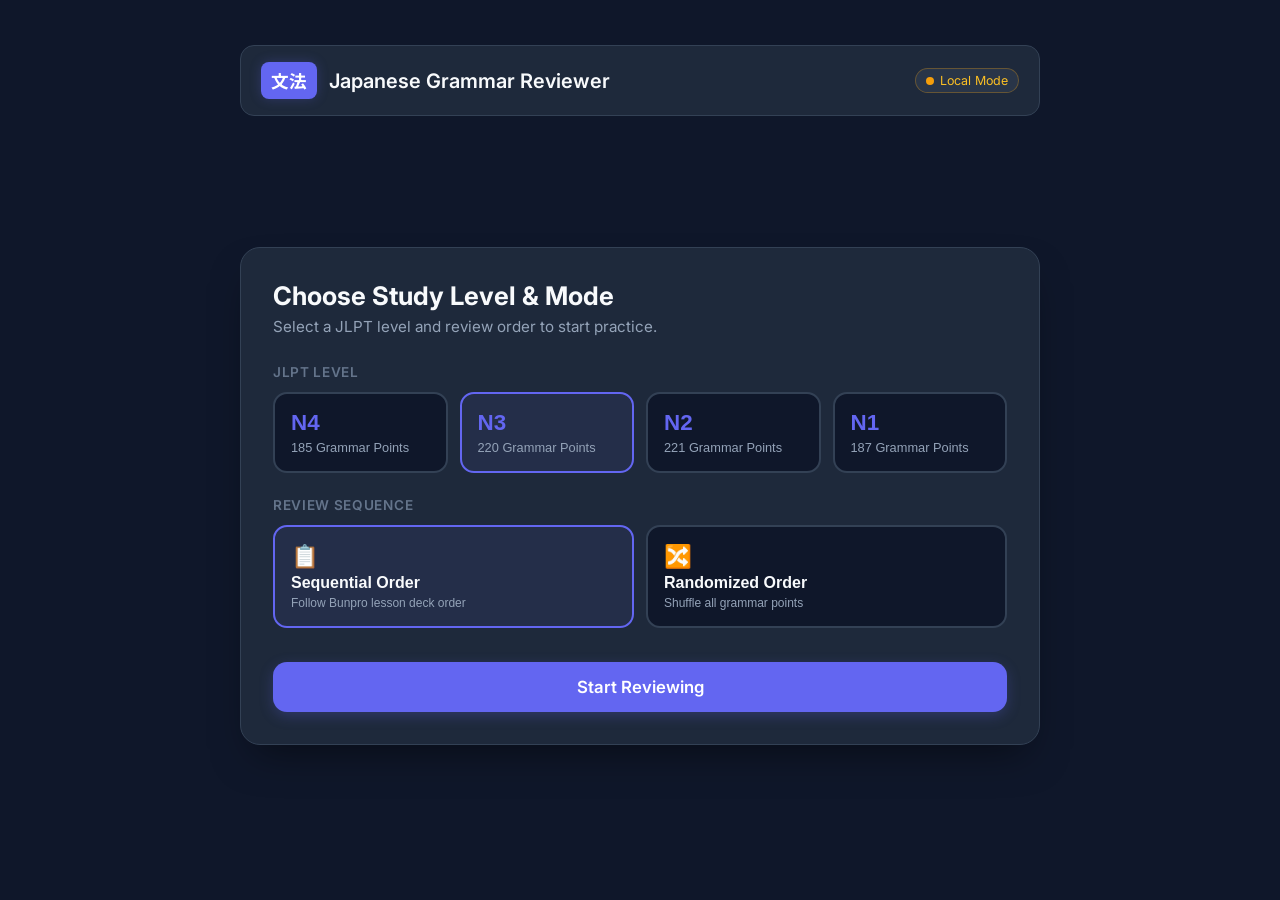
<file: index.html>
<!DOCTYPE html>
<html lang="en">
<head>
  <meta charset="UTF-8">
  <meta name="viewport" content="width=device-width, initial-scale=1.0">
  <meta name="description" content="JLPT Japanese Grammar Reviewer Application (N4, N3, N2, N1)">
  <title>Japanese Grammar Reviewer | JLPT N4-N1</title>
  <link rel="preconnect" href="https://fonts.googleapis.com">
  <link rel="preconnect" href="https://fonts.gstatic.com" crossorigin>
  <link href="https://fonts.googleapis.com/css2?family=Inter:wght@300;400;500;600;700&family=Noto+Sans+JP:wght@400;500;700&display=swap" rel="stylesheet">
  <link rel="stylesheet" href="styles.css">
</head>
<body>
  <div class="app-container">
    
    <!-- Top Header Bar -->
    <header class="app-header">
      <div class="brand">
        <span class="brand-icon">文法</span>
        <h1 class="brand-title">Japanese Grammar Reviewer</h1>
      </div>
      <div class="header-actions">
        <span id="extension-status-badge" class="ext-status-badge" title="Chrome Extension Storage Status">
          <span class="status-dot"></span> <span class="status-text">Extension Syncing</span>
        </span>
        <span id="active-level-badge" class="level-badge hidden">N3</span>
        <button id="btn-reset-progress" class="btn btn-secondary hidden" title="Clear Reviewed Indices for this Level">
          🗑️ Reset Level Progress
        </button>
        <button id="btn-change-level" class="btn btn-secondary hidden" title="Change Level or Mode">
          ⚙️ Change Settings
        </button>
      </div>
    </header>

    <!-- Selection Screen (Modal / Dashboard) -->
    <section id="selection-screen" class="screen-view active">
      <div class="selection-card">
        <h2>Choose Study Level & Mode</h2>
        <p class="subtitle">Select a JLPT level and review order to start practice.</p>

        <div class="form-group">
          <label class="form-label">JLPT Level</label>
          <div class="level-grid" id="level-options">
            <button class="option-btn level-btn" data-level="n4">
              <span class="level-tag">N4</span>
              <span class="level-desc">185 Grammar Points</span>
            </button>
            <button class="option-btn level-btn active" data-level="n3">
              <span class="level-tag">N3</span>
              <span class="level-desc">220 Grammar Points</span>
            </button>
            <button class="option-btn level-btn" data-level="n2">
              <span class="level-tag">N2</span>
              <span class="level-desc">221 Grammar Points</span>
            </button>
            <button class="option-btn level-btn" data-level="n1">
              <span class="level-tag">N1</span>
              <span class="level-desc">187 Grammar Points</span>
            </button>
          </div>
        </div>

        <div class="form-group">
          <label class="form-label">Review Sequence</label>
          <div class="mode-grid" id="mode-options">
            <button class="option-btn mode-btn active" data-mode="sequential">
              <span class="mode-icon">📋</span>
              <span class="mode-title">Sequential Order</span>
              <span class="mode-sub">Follow Bunpro lesson deck order</span>
            </button>
            <button class="option-btn mode-btn" data-mode="random">
              <span class="mode-icon">🔀</span>
              <span class="mode-title">Randomized Order</span>
              <span class="mode-sub">Shuffle all grammar points</span>
            </button>
          </div>
        </div>

        <button id="btn-start-review" class="btn btn-primary btn-large">
          Start Reviewing
        </button>
      </div>
    </section>

    <!-- Review Screen (Card Deck) -->
    <section id="review-screen" class="screen-view">
      
      <!-- Progress Indicator -->
      <div class="progress-bar-container">
        <div class="progress-bar-track">
          <div id="progress-fill" class="progress-bar-fill"></div>
        </div>
        <div class="progress-info">
          <span id="card-counter" class="counter-text">Card 1 / 220</span>
          <span id="lesson-info" class="lesson-text">Lesson 1: Possibilities & Time Frames</span>
        </div>
      </div>

      <!-- Main Flashcard Area -->
      <main class="card-wrapper">
        <article class="grammar-card" id="grammar-card">

          <!-- Step 1: Grammar Point Title -->
          <div class="card-section section-grammar" id="section-grammar">
            <div class="section-label">Grammar Point</div>
            <h2 id="card-grammar-point" class="japanese-title">ばいい</h2>
          </div>

          <!-- Step 2: General Translation -->
          <div class="card-section section-translation step-hidden" id="section-translation">
            <div class="section-label" style="display: flex; justify-content: space-between; align-items: center;">
              <span>Meaning / General Translation</span>
              <span id="related-badge-indicator" class="related-level-badge hidden" style="cursor: pointer; text-transform: none; font-size: 0.75rem;" title="Click to jump to Related Grammar Nuances in Step 4">🔄 Related Notes Available</span>
            </div>
            <p id="card-translation" class="translation-text">Can, Should, It'd be good if</p>
          </div>

          <!-- Step 3: Formation -->
          <div class="card-section section-formation step-hidden" id="section-formation">
            <div class="section-label">Formation / Structure</div>
            <div id="card-formation" class="formation-box">Verb［ば］ + いい</div>
          </div>

          <!-- Step 4: Example Sentences & Explanation -->
          <div class="card-section section-examples step-hidden" id="section-examples">
            <div class="section-label">Example Sentences & Related Nuances</div>
            <p id="card-explanation" class="explanation-text"></p>
            
            <!-- Related & Similar Grammar Points Section -->
            <div id="card-related-container" class="related-grammar-container" style="display: none;">
              <div class="related-section-title">🔄 Related & Similar Grammar Points</div>
              <div id="card-related-list" class="related-list"></div>
            </div>

            <div id="card-examples-list" class="examples-list"></div>
          </div>

        </article>
      </main>

      <!-- Bottom Controls Bar -->
      <footer class="controls-bar">
        <button id="btn-prev" class="btn btn-secondary" title="Previous Card (Backspace / ←)">
          ← Prev Card
        </button>

        <div class="step-indicator" id="step-dots">
          <span class="dot active" title="Step 1: Grammar Point"></span>
          <span class="dot" title="Step 2: Translation"></span>
          <span class="dot" title="Step 3: Formation"></span>
          <span class="dot" title="Step 4: Sentences"></span>
        </div>

        <button id="btn-next" class="btn btn-primary" title="Advance Step / Next Card (Enter ↵)">
          <span>Next</span> <kbd class="kbd-badge">Enter ↵</kbd>
        </button>
      </footer>

      <!-- Keyboard Hint Overlay -->
      <div class="keyboard-hint">
        💡 Tip: Press <kbd>Enter</kbd> or <kbd>Space</kbd> to reveal details / advance card.
      </div>
    </section>

  </div>

  <script src="app.js"></script>
</body>
</html>
</file>
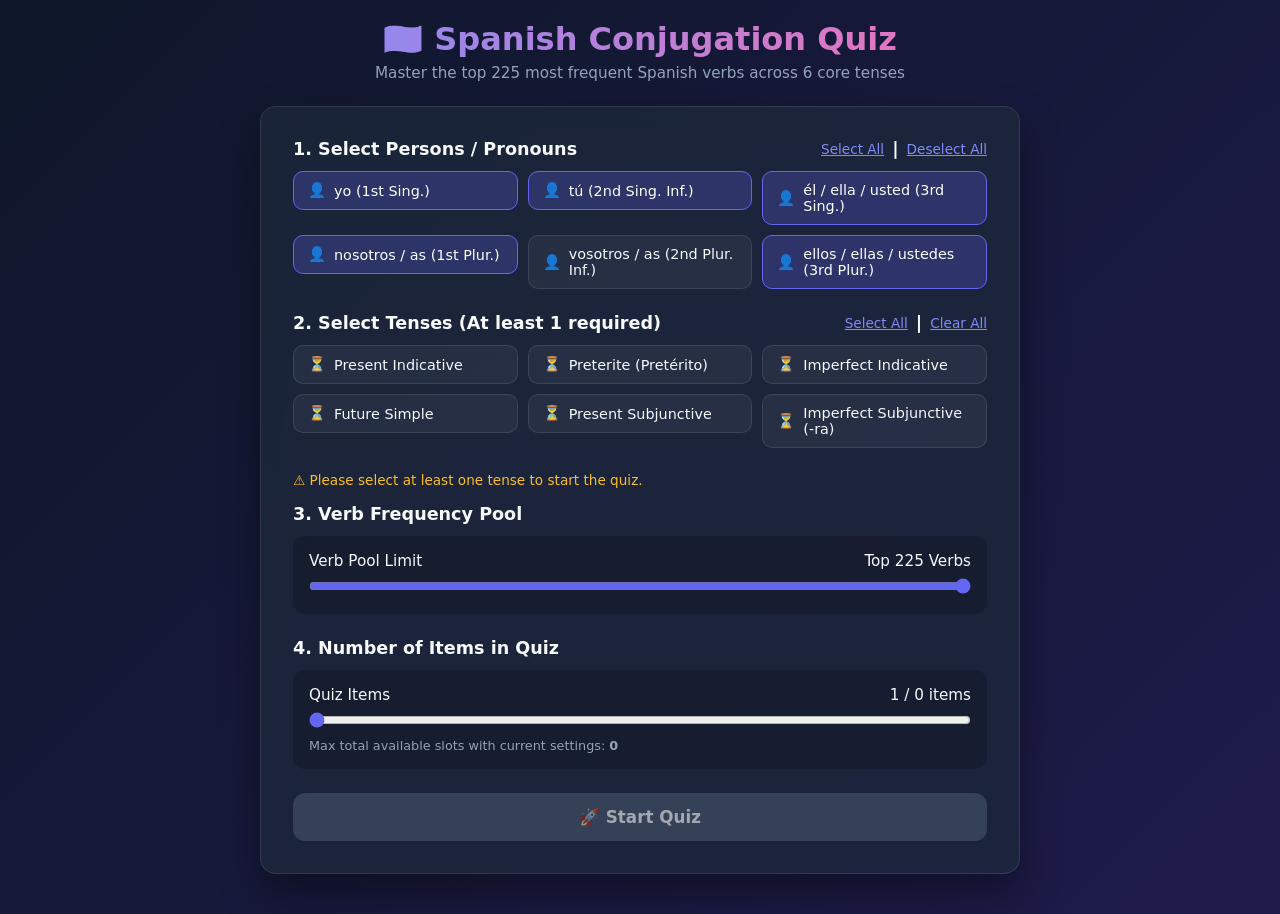
<file: spanish.html>
<!DOCTYPE html>
<html lang="en">
<head>
  <meta charset="UTF-8" />
  <meta name="viewport" content="width=device-width, initial-scale=1.0" />
  <title>🇪🇸 Spanish Verb Conjugation Quiz - Top 225 Verbs</title>
  <style>
    :root {
      --bg-gradient: linear-gradient(135deg, #0f172a 0%, #1e1b4b 100%);
      --card-bg: rgba(30, 41, 59, 0.75);
      --card-border: rgba(255, 255, 255, 0.1);
      --primary: #6366f1;
      --primary-hover: #4f46e5;
      --accent: #ec4899;
      --success: #10b981;
      --danger: #ef4444;
      --warning: #f59e0b;
      --text-main: #f8fafc;
      --text-muted: #94a3b8;
      --radius: 16px;
    }

    * {
      box-sizing: border-box;
      margin: 0;
      padding: 0;
      font-family: system-ui, -apple-system, BlinkMacSystemFont, 'Segoe UI', Roboto, Oxygen, Ubuntu, Cantarell, sans-serif;
    }

    body {
      background: var(--bg-gradient);
      color: var(--text-main);
      min-height: 100vh;
      display: flex;
      flex-direction: column;
      align-items: center;
      justify-content: center;
      padding: 20px;
    }

    .container {
      width: 100%;
      max-width: 760px;
    }

    header {
      text-align: center;
      margin-bottom: 24px;
    }

    header h1 {
      font-size: 2rem;
      font-weight: 800;
      background: linear-gradient(to right, #818cf8, #f472b6);
      -webkit-background-clip: text;
      -webkit-text-fill-color: transparent;
      margin-bottom: 6px;
    }

    header p {
      color: var(--text-muted);
      font-size: 0.95rem;
    }

    .card {
      background: var(--card-bg);
      backdrop-filter: blur(12px);
      border: 1px solid var(--card-border);
      border-radius: var(--radius);
      padding: 32px;
      box-shadow: 0 20px 40px rgba(0, 0, 0, 0.4);
      margin-bottom: 20px;
    }

    .section-title {
      font-size: 1.1rem;
      font-weight: 600;
      margin-bottom: 12px;
      display: flex;
      justify-content: space-between;
      align-items: center;
    }

    .btn-group-toggle {
      display: flex;
      gap: 8px;
    }

    .btn-link {
      background: none;
      border: none;
      color: #818cf8;
      font-size: 0.85rem;
      cursor: pointer;
      text-decoration: underline;
    }
    .btn-link:hover {
      color: #a5b4fc;
    }

    .chip-grid {
      display: grid;
      grid-template-columns: repeat(auto-fill, minmax(180px, 1fr));
      gap: 10px;
      margin-bottom: 24px;
    }

    .chip {
      position: relative;
    }

    .chip input[type="checkbox"] {
      position: absolute;
      opacity: 0;
      cursor: pointer;
    }

    .chip label {
      display: flex;
      align-items: center;
      gap: 8px;
      padding: 10px 14px;
      background: rgba(255, 255, 255, 0.05);
      border: 1px solid rgba(255, 255, 255, 0.1);
      border-radius: 10px;
      cursor: pointer;
      font-size: 0.9rem;
      transition: all 0.2s ease;
      user-select: none;
    }

    .chip input[type="checkbox"]:checked + label {
      background: rgba(99, 102, 241, 0.25);
      border-color: var(--primary);
      color: #fff;
    }

    .chip label:hover {
      background: rgba(255, 255, 255, 0.1);
    }

    .range-box {
      margin-bottom: 24px;
      background: rgba(0, 0, 0, 0.2);
      padding: 16px;
      border-radius: 12px;
    }

    .range-header {
      display: flex;
      justify-content: space-between;
      margin-bottom: 8px;
      font-size: 0.95rem;
    }

    .range-slider {
      width: 100%;
      accent-color: var(--primary);
      cursor: pointer;
    }

    .btn {
      display: inline-flex;
      align-items: center;
      justify-content: center;
      gap: 8px;
      width: 100%;
      padding: 14px 24px;
      background: var(--primary);
      color: white;
      border: none;
      border-radius: 12px;
      font-size: 1.05rem;
      font-weight: 600;
      cursor: pointer;
      transition: all 0.2s ease;
      box-shadow: 0 4px 14px rgba(99, 102, 241, 0.4);
    }

    .btn:hover {
      background: var(--primary-hover);
      transform: translateY(-1px);
    }

    .btn:disabled {
      background: #475569;
      cursor: not-allowed;
      box-shadow: none;
      opacity: 0.6;
    }

    /* Quiz Card UI */
    .quiz-header {
      display: flex;
      justify-content: space-between;
      align-items: center;
      margin-bottom: 20px;
    }

    .progress-bar-bg {
      width: 100%;
      height: 8px;
      background: rgba(255, 255, 255, 0.1);
      border-radius: 4px;
      overflow: hidden;
      margin-bottom: 24px;
    }

    .progress-bar-fill {
      height: 100%;
      background: linear-gradient(to right, var(--primary), var(--accent));
      width: 0%;
      transition: width 0.3s ease;
    }

    .verb-target {
      text-align: center;
      margin-bottom: 24px;
    }

    .verb-prompt-line {
      display: flex;
      justify-content: center;
      align-items: center;
      gap: 12px;
      font-size: 2.4rem;
      font-weight: 800;
      letter-spacing: -0.5px;
      margin-bottom: 4px;
      flex-wrap: wrap;
    }

    .person-inline {
      color: #f472b6; /* Distinct prominent pink accent color */
    }

    .verb-infinitive {
      color: #fff;
    }

    .verb-translation {
      color: var(--text-muted);
      font-size: 1.1rem;
      margin-bottom: 14px;
    }

    .tags {
      display: flex;
      justify-content: center;
      gap: 10px;
      flex-wrap: wrap;
    }

    .tag {
      padding: 6px 16px;
      border-radius: 20px;
      font-size: 0.9rem;
      font-weight: 600;
      background: rgba(255, 255, 255, 0.08);
      border: 1px solid rgba(255, 255, 255, 0.12);
    }

    .tag-tense {
      background: rgba(99, 102, 241, 0.2);
      border-color: rgba(99, 102, 241, 0.4);
      color: #a5b4fc;
    }

    .answer-box {
      margin-bottom: 20px;
    }

    .input-wrapper {
      position: relative;
      margin-bottom: 12px;
    }

    .input-wrapper input {
      width: 100%;
      padding: 16px 20px;
      background: rgba(0, 0, 0, 0.3);
      border: 2px solid var(--card-border);
      border-radius: 12px;
      font-size: 1.2rem;
      color: #fff;
      outline: none;
      transition: border-color 0.2s;
    }

    .input-wrapper input:focus {
      border-color: var(--primary);
    }

    .accent-bar {
      display: flex;
      gap: 6px;
      justify-content: center;
      margin-bottom: 16px;
    }

    .accent-btn {
      padding: 8px 14px;
      background: rgba(255, 255, 255, 0.08);
      border: 1px solid rgba(255, 255, 255, 0.15);
      border-radius: 8px;
      color: #fff;
      font-size: 1.1rem;
      font-weight: 600;
      cursor: pointer;
      transition: background 0.15s;
    }

    .accent-btn:hover {
      background: rgba(255, 255, 255, 0.2);
    }

    .feedback-box {
      padding: 16px;
      border-radius: 12px;
      margin-bottom: 20px;
      display: none;
    }

    .feedback-box.correct {
      display: block;
      background: rgba(16, 185, 129, 0.2);
      border: 1px solid var(--success);
      color: #34d399;
    }

    .feedback-box.incorrect {
      display: block;
      background: rgba(239, 68, 68, 0.2);
      border: 1px solid var(--danger);
      color: #f87171;
    }

    .feedback-title {
      font-size: 1.1rem;
      font-weight: 700;
      margin-bottom: 4px;
    }

    .stats-row {
      display: flex;
      gap: 16px;
      justify-content: center;
      margin-bottom: 24px;
    }

    .stat-card {
      background: rgba(0, 0, 0, 0.2);
      padding: 12px 20px;
      border-radius: 12px;
      text-align: center;
      flex: 1;
    }

    .stat-value {
      font-size: 1.4rem;
      font-weight: 800;
    }

    .stat-label {
      font-size: 0.75rem;
      color: var(--text-muted);
      text-transform: uppercase;
      letter-spacing: 0.5px;
    }

    .hidden {
      display: none !important;
    }

    .alert-warning {
      color: #fbbf24;
      font-size: 0.85rem;
      margin-top: 8px;
    }

    .diacritic-badge {
      font-size: 0.8rem;
      background: rgba(255, 255, 255, 0.1);
      padding: 4px 8px;
      border-radius: 6px;
      margin-top: 6px;
      display: inline-block;
      color: #a7f3d0;
    }
  </style>
</head>
<body>

  <div class="container">
    <header>
      <h1>🇪🇸 Spanish Conjugation Quiz</h1>
      <p>Master the top 225 most frequent Spanish verbs across 6 core tenses</p>
    </header>

    <!-- SETUP SCREEN -->
    <div id="setup-screen" class="card">
      
      <!-- 1. PERSON SELECTION -->
      <div class="section-title">
        <span>1. Select Persons / Pronouns</span>
        <div class="btn-group-toggle">
          <button class="btn-link" onclick="togglePersons(true)">Select All</button> | 
          <button class="btn-link" onclick="togglePersons(false)">Deselect All</button>
        </div>
      </div>
      <div class="chip-grid" id="persons-grid">
        <!-- Generated by JS -->
      </div>

      <!-- 2. TENSE SELECTION -->
      <div class="section-title">
        <span>2. Select Tenses (At least 1 required)</span>
        <div class="btn-group-toggle">
          <button class="btn-link" onclick="toggleTenses(true)">Select All</button> | 
          <button class="btn-link" onclick="toggleTenses(false)">Clear All</button>
        </div>
      </div>
      <div class="chip-grid" id="tenses-grid">
        <!-- Generated by JS -->
      </div>
      <div id="tense-alert" class="alert-warning hidden">⚠️ Please select at least one tense to start the quiz.</div>

      <!-- VERB FREQUENCY FILTER -->
      <div class="section-title" style="margin-top: 16px;">
        <span>3. Verb Frequency Pool</span>
      </div>
      <div class="range-box">
        <div class="range-header">
          <span>Verb Pool Limit</span>
          <span id="verb-pool-label">Top 225 Verbs</span>
        </div>
        <input type="range" id="verb-pool-range" min="15" max="225" step="15" value="225" class="range-slider" oninput="updateCalculations()" />
      </div>

      <!-- 3. NUMBER OF ITEMS IN QUIZ -->
      <div class="section-title">
        <span>4. Number of Items in Quiz</span>
      </div>
      <div class="range-box">
        <div class="range-header">
          <span>Quiz Items</span>
          <span id="quiz-count-label">0 items</span>
        </div>
        <input type="range" id="quiz-count-range" min="1" max="100" value="20" class="range-slider" oninput="onQuizCountChange()" />
        <p style="font-size: 0.8rem; color: var(--text-muted); margin-top: 6px;">
          Max total available slots with current settings: <strong id="max-pool-size">0</strong>
        </p>
      </div>

      <button id="start-btn" class="btn" onclick="startQuiz()">🚀 Start Quiz</button>
    </div>

    <!-- QUIZ SCREEN -->
    <div id="quiz-screen" class="card hidden">
      <div class="quiz-header">
        <span id="quiz-progress-text" style="font-size: 0.9rem; color: var(--text-muted);">Question 1 of 20</span>
        <button class="btn-link" onclick="confirmExit()">⚙️ Exit Quiz</button>
      </div>

      <div class="progress-bar-bg">
        <div id="progress-bar" class="progress-bar-fill"></div>
      </div>

      <div class="verb-target">
        <div class="verb-prompt-line">
          <span id="target-person-inline" class="person-inline">nosotros</span>
          <span id="target-infinitive" class="verb-infinitive">hablar</span>
        </div>
        <div id="target-english" class="verb-translation">to speak / to talk</div>
        <div class="tags">
          <span id="target-tense-tag" class="tag tag-tense">Preterite</span>
        </div>
      </div>

      <div class="answer-box">
        <div class="input-wrapper">
          <input type="text" id="answer-input" placeholder="Type Spanish conjugation (e.g. n for ñ, e for é)..." autocomplete="off" spellcheck="false" />
        </div>

        <div class="accent-bar">
          <button class="accent-btn" onclick="insertChar('á')">á</button>
          <button class="accent-btn" onclick="insertChar('é')">é</button>
          <button class="accent-btn" onclick="insertChar('í')">í</button>
          <button class="accent-btn" onclick="insertChar('ó')">ó</button>
          <button class="accent-btn" onclick="insertChar('ú')">ú</button>
          <button class="accent-btn" onclick="insertChar('ñ')">ñ</button>
          <button class="accent-btn" onclick="insertChar('ü')">ü</button>
        </div>
      </div>

      <div id="feedback-box" class="feedback-box">
        <!-- Correct / Incorrect feedback -->
      </div>

      <button id="submit-btn" class="btn" onclick="handleBtnClick()">Submit Answer (Enter)</button>
    </div>

    <!-- RESULTS SCREEN -->
    <div id="results-screen" class="card hidden">
      <h2 style="text-align: center; margin-bottom: 8px; font-size: 1.8rem;">🎉 Quiz Complete!</h2>
      <p style="text-align: center; color: var(--text-muted); margin-bottom: 24px;">Here is your performance summary</p>

      <div class="stats-row">
        <div class="stat-card">
          <div id="final-score" class="stat-value" style="color: var(--primary);">85%</div>
          <div class="stat-label">Accuracy</div>
        </div>
        <div class="stat-card">
          <div id="final-count" class="stat-value" style="color: var(--success);">17 / 20</div>
          <div class="stat-label">Correct</div>
        </div>
        <div class="stat-card">
          <div id="best-streak" class="stat-value" style="color: var(--accent);">5</div>
          <div class="stat-label">Best Streak</div>
        </div>
      </div>

      <div id="missed-container" style="margin-bottom: 24px;">
        <!-- Missed items review list -->
      </div>

      <button class="btn" onclick="resetSetup()">🔄 Play Again</button>
    </div>

  </div>

  <script>
    // Embedded 225 Spanish Verbs Conjugation Dataset
    const VERB_DATA = [{"rank": 1, "infinitive": "ser", "english": "to be (essential/permanent)", "type": "Irregular", "conjugations": {"present_indicative": ["soy", "eres", "es", "somos", "sois", "son"], "preterite": ["fui", "fuiste", "fue", "fuimos", "fuisteis", "fueron"], "imperfect_indicative": ["era", "eras", "era", "éramos", "erais", "eran"], "future_simple": ["seré", "serás", "será", "seremos", "seréis", "serán"], "present_subjunctive": ["sea", "seas", "sea", "seamos", "seáis", "sean"], "imperfect_subjunctive": ["fuera", "fueras", "fuera", "fuéramos", "fuerais", "fueran"]}}, {"rank": 2, "infinitive": "estar", "english": "to be (state/location)", "type": "Irregular", "conjugations": {"present_indicative": ["estoy", "estás", "está", "estamos", "estáis", "están"], "preterite": ["estuve", "estuviste", "estuvo", "estuvimos", "estuvisteis", "estuvieron"], "imperfect_indicative": ["estaba", "estabas", "estaba", "estábamos", "estabais", "estaban"], "future_simple": ["estaré", "estarás", "estará", "estaremos", "estaréis", "estarán"], "present_subjunctive": ["esté", "estés", "esté", "estemos", "estéis", "estén"], "imperfect_subjunctive": ["estuviera", "estuvieras", "estuviera", "estuviéramos", "estuvierais", "estuvieran"]}}, {"rank": 3, "infinitive": "tener", "english": "to have", "type": "Irregular / Yo-go / Stem (e->ie)", "conjugations": {"present_indicative": ["tengo", "tienes", "tiene", "tenemos", "tenéis", "tienen"], "preterite": ["tuve", "tuviste", "tuvo", "tuvimos", "tuvisteis", "tuvieron"], "imperfect_indicative": ["tenía", "tenías", "tenía", "teníamos", "teníais", "tenían"], "future_simple": ["tendré", "tendrás", "tendrá", "tendremos", "tendréis", "tendrán"], "present_subjunctive": ["tenga", "tengas", "tenga", "tengamos", "tengáis", "tengan"], "imperfect_subjunctive": ["tuviera", "tuvieras", "tuviera", "tuviéramos", "tuvierais", "tuvieran"]}}, {"rank": 4, "infinitive": "hacer", "english": "to do / to make", "type": "Irregular / Yo-go", "conjugations": {"present_indicative": ["hago", "haces", "hace", "hacemos", "hacéis", "hacen"], "preterite": ["hice", "hiciste", "hizo", "hicimos", "hicisteis", "hicieron"], "imperfect_indicative": ["hacía", "hacías", "hacía", "hacíamos", "hacíais", "hacían"], "future_simple": ["haré", "harás", "hará", "haremos", "haréis", "harán"], "present_subjunctive": ["haga", "hagas", "haga", "hagamos", "hagáis", "hagan"], "imperfect_subjunctive": ["hiciera", "hicieras", "hiciera", "hiciéramos", "hicierais", "hicieran"]}}, {"rank": 5, "infinitive": "poder", "english": "to be able to / can", "type": "Stem-changing (o->ue)", "conjugations": {"present_indicative": ["puedo", "puedes", "puede", "podemos", "podéis", "pueden"], "preterite": ["pude", "pudiste", "pudo", "pudimos", "pudisteis", "pudieron"], "imperfect_indicative": ["podía", "podías", "podía", "podíamos", "podíais", "podían"], "future_simple": ["podré", "podrás", "podrá", "podremos", "podréis", "podrán"], "present_subjunctive": ["pueda", "puedas", "pueda", "podamos", "podáis", "puedan"], "imperfect_subjunctive": ["pudiera", "pudieras", "pudiera", "pudiéramos", "pudierais", "pudieran"]}}, {"rank": 6, "infinitive": "decir", "english": "to say / to tell", "type": "Irregular / Yo-go / Stem (e->i)", "conjugations": {"present_indicative": ["digo", "dices", "dice", "decimos", "decís", "dicen"], "preterite": ["dije", "dijiste", "dijo", "dijimos", "dijisteis", "dijeron"], "imperfect_indicative": ["decía", "decías", "decía", "decíamos", "decíais", "decían"], "future_simple": ["diré", "dirás", "dirá", "diremos", "diréis", "dirán"], "present_subjunctive": ["diga", "digas", "diga", "digamos", "digáis", "digan"], "imperfect_subjunctive": ["dijera", "dijeras", "dijera", "dijéramos", "dijerais", "dijeran"]}}, {"rank": 7, "infinitive": "ir", "english": "to go", "type": "Irregular", "conjugations": {"present_indicative": ["voy", "vas", "va", "vamos", "vais", "van"], "preterite": ["fui", "fuiste", "fue", "fuimos", "fuisteis", "fueron"], "imperfect_indicative": ["iba", "ibas", "iba", "íbamos", "ibais", "iban"], "future_simple": ["iré", "irás", "irá", "iremos", "iréis", "irán"], "present_subjunctive": ["vaya", "vayas", "vaya", "vayamos", "vayáis", "vayan"], "imperfect_subjunctive": ["fuera", "fueras", "fuera", "fuéramos", "fuerais", "fueran"]}}, {"rank": 8, "infinitive": "ver", "english": "to see", "type": "Irregular", "conjugations": {"present_indicative": ["veo", "ves", "ve", "vemos", "veis", "ven"], "preterite": ["vi", "viste", "vio", "vimos", "visteis", "vieron"], "imperfect_indicative": ["veía", "veías", "veía", "veíamos", "veíais", "veían"], "future_simple": ["veré", "verás", "verá", "veremos", "veréis", "verán"], "present_subjunctive": ["vea", "veas", "vea", "veamos", "veáis", "vean"], "imperfect_subjunctive": ["viera", "vieras", "viera", "viéramos", "vierais", "vieran"]}}, {"rank": 9, "infinitive": "dar", "english": "to give", "type": "Irregular", "conjugations": {"present_indicative": ["doy", "das", "da", "damos", "dais", "dan"], "preterite": ["di", "diste", "dio", "dimos", "disteis", "dieron"], "imperfect_indicative": ["daba", "dabas", "daba", "dábamos", "dabais", "daban"], "future_simple": ["daré", "darás", "dará", "daremos", "daréis", "darán"], "present_subjunctive": ["dé", "des", "dé", "demos", "deis", "den"], "imperfect_subjunctive": ["diera", "dieras", "diera", "diéramos", "dierais", "dieran"]}}, {"rank": 10, "infinitive": "saber", "english": "to know (facts/information)", "type": "Irregular (yo sé)", "conjugations": {"present_indicative": ["sé", "sabes", "sabe", "sabemos", "sabéis", "saben"], "preterite": ["supe", "supiste", "supo", "supimos", "supisteis", "supieron"], "imperfect_indicative": ["sabía", "sabías", "sabía", "sabíamos", "sabíais", "sabían"], "future_simple": ["sabré", "sabrás", "sabrá", "sabremos", "sabréis", "sabrán"], "present_subjunctive": ["sepa", "sepas", "sepa", "sepamos", "sepáis", "sepan"], "imperfect_subjunctive": ["supiera", "supieras", "supiera", "supiéramos", "supierais", "supieran"]}}, {"rank": 11, "infinitive": "querer", "english": "to want / to love", "type": "Stem-changing (e->ie)", "conjugations": {"present_indicative": ["quiero", "quieres", "quiere", "queremos", "queréis", "quieren"], "preterite": ["quise", "quisiste", "quiso", "quisimos", "quisisteis", "quisieron"], "imperfect_indicative": ["quería", "querías", "quería", "queríamos", "queríais", "querían"], "future_simple": ["querré", "querrás", "querrá", "querremos", "querréis", "querrán"], "present_subjunctive": ["quiera", "quieras", "quiera", "queramos", "queráis", "quieran"], "imperfect_subjunctive": ["quisiera", "quisieras", "quisiera", "quisiéramos", "quisierais", "quisieran"]}}, {"rank": 12, "infinitive": "llegar", "english": "to arrive", "type": "Regular -ar / Orthographic (g->gu)", "conjugations": {"present_indicative": ["llego", "llegas", "llega", "llegamos", "llegáis", "llegan"], "preterite": ["llegué", "llegaste", "llegó", "llegamos", "llegasteis", "llegaron"], "imperfect_indicative": ["llegaba", "llegabas", "llegaba", "llegábamos", "llegabais", "llegaban"], "future_simple": ["llegaré", "llegarás", "llegará", "llegaremos", "llegaréis", "llegarán"], "present_subjunctive": ["llegue", "llegues", "llegue", "lleguemos", "lleguéis", "lleguen"], "imperfect_subjunctive": ["llegara", "llegaras", "llegara", "llegáramos", "llegarais", "llegaran"]}}, {"rank": 13, "infinitive": "pasar", "english": "to pass / spend time / happen", "type": "Regular -ar", "conjugations": {"present_indicative": ["paso", "pasas", "pasa", "pasamos", "pasáis", "pasan"], "preterite": ["pasé", "pasaste", "pasó", "pasamos", "pasasteis", "pasaron"], "imperfect_indicative": ["pasaba", "pasabas", "pasaba", "pasábamos", "pasabais", "pasaban"], "future_simple": ["pasaré", "pasarás", "pasará", "pasaremos", "pasaréis", "pasarán"], "present_subjunctive": ["pase", "pases", "pase", "pasemos", "paséis", "pasen"], "imperfect_subjunctive": ["pasara", "pasaras", "pasara", "pasáramos", "pasarais", "pasaran"]}}, {"rank": 14, "infinitive": "deber", "english": "to owe / must / should", "type": "Regular -er", "conjugations": {"present_indicative": ["debo", "debes", "debe", "debemos", "debéis", "deben"], "preterite": ["debí", "debiste", "debió", "debimos", "debisteis", "debieron"], "imperfect_indicative": ["debía", "debías", "debía", "debíamos", "debíais", "debían"], "future_simple": ["deberé", "deberás", "deberá", "deberemos", "deberéis", "deberán"], "present_subjunctive": ["deba", "debas", "deba", "debamos", "debáis", "deban"], "imperfect_subjunctive": ["debiera", "debieras", "debiera", "debiéramos", "debierais", "debieran"]}}, {"rank": 15, "infinitive": "poner", "english": "to put / to place", "type": "Irregular / Yo-go", "conjugations": {"present_indicative": ["pongo", "pones", "pone", "ponemos", "ponéis", "ponen"], "preterite": ["puse", "pusiste", "puso", "pusimos", "pusisteis", "pusieron"], "imperfect_indicative": ["ponía", "ponías", "ponía", "poníamos", "poníais", "ponían"], "future_simple": ["pondré", "pondrás", "pondrá", "pondremos", "pondréis", "pondrán"], "present_subjunctive": ["ponga", "pongas", "ponga", "pongamos", "pongáis", "pongan"], "imperfect_subjunctive": ["pusiera", "pusieras", "pusiera", "pusiéramos", "pusierais", "pusieran"]}}, {"rank": 16, "infinitive": "parecer", "english": "to seem / to appear", "type": "Irregular yo (zco)", "conjugations": {"present_indicative": ["parezco", "pareces", "parece", "parecemos", "parecéis", "parecen"], "preterite": ["parecí", "pareciste", "pareció", "parecimos", "parecisteis", "parecieron"], "imperfect_indicative": ["parecía", "parecías", "parecía", "parecíamos", "parecíais", "parecían"], "future_simple": ["pareceré", "parecerás", "parecerá", "pareceremos", "pareceréis", "parecerán"], "present_subjunctive": ["parezca", "parezcas", "parezca", "parezcamos", "parezcáis", "parezcan"], "imperfect_subjunctive": ["pareciera", "parecieras", "pareciera", "pareciéramos", "parecierais", "parecieran"]}}, {"rank": 17, "infinitive": "quedar", "english": "to stay / remain / meet", "type": "Regular -ar", "conjugations": {"present_indicative": ["quedo", "quedas", "queda", "quedamos", "quedáis", "quedan"], "preterite": ["quedé", "quedaste", "quedó", "quedamos", "quedasteis", "quedaron"], "imperfect_indicative": ["quedaba", "quedabas", "quedaba", "quedábamos", "quedabais", "quedaban"], "future_simple": ["quedaré", "quedarás", "quedará", "quedaremos", "quedaréis", "quedarán"], "present_subjunctive": ["quede", "quedes", "quede", "quedemos", "quedéis", "queden"], "imperfect_subjunctive": ["quedara", "quedaras", "quedara", "quedáramos", "quedarais", "quedaran"]}}, {"rank": 18, "infinitive": "creer", "english": "to believe / to think", "type": "Regular -er", "conjugations": {"present_indicative": ["creo", "crees", "cree", "creemos", "creéis", "creen"], "preterite": ["creí", "creíste", "creyó", "creímos", "creísteis", "creyeron"], "imperfect_indicative": ["creía", "creías", "creía", "creíamos", "creíais", "creían"], "future_simple": ["creeré", "creerás", "creerá", "creeremos", "creeréis", "creerán"], "present_subjunctive": ["crea", "creas", "crea", "creamos", "creáis", "crean"], "imperfect_subjunctive": ["creyera", "creyeras", "creyera", "creyéramos", "creyerais", "creyeran"]}}, {"rank": 19, "infinitive": "hablar", "english": "to speak / to talk", "type": "Regular -ar", "conjugations": {"present_indicative": ["hablo", "hablas", "habla", "hablamos", "habláis", "hablan"], "preterite": ["hablé", "hablaste", "habló", "hablamos", "hablasteis", "hablaron"], "imperfect_indicative": ["hablaba", "hablabas", "hablaba", "hablábamos", "hablabais", "hablaban"], "future_simple": ["hablaré", "hablarás", "hablará", "hablaremos", "hablaréis", "hablarán"], "present_subjunctive": ["hable", "hables", "hable", "hablemos", "habléis", "hablen"], "imperfect_subjunctive": ["hablara", "hablaras", "hablara", "habláramos", "hablarais", "hablaran"]}}, {"rank": 20, "infinitive": "llevar", "english": "to carry / to wear / to take", "type": "Regular -ar", "conjugations": {"present_indicative": ["llevo", "llevas", "lleva", "llevamos", "lleváis", "llevan"], "preterite": ["llevé", "llevaste", "llevó", "llevamos", "llevasteis", "llevaron"], "imperfect_indicative": ["llevaba", "llevabas", "llevaba", "llevábamos", "llevabais", "llevaban"], "future_simple": ["llevaré", "llevarás", "llevará", "llevaremos", "llevaréis", "llevarán"], "present_subjunctive": ["lleve", "lleves", "lleve", "llevemos", "llevéis", "lleven"], "imperfect_subjunctive": ["llevara", "llevaras", "llevara", "lleváramos", "llevarais", "llevaran"]}}, {"rank": 21, "infinitive": "dejar", "english": "to leave / to allow", "type": "Regular -ar", "conjugations": {"present_indicative": ["dejo", "dejas", "deja", "dejamos", "dejáis", "dejan"], "preterite": ["dejé", "dejaste", "dejó", "dejamos", "dejasteis", "dejaron"], "imperfect_indicative": ["dejaba", "dejabas", "dejaba", "dejábamos", "dejabais", "dejaban"], "future_simple": ["dejaré", "dejarás", "dejará", "dejaremos", "dejaréis", "dejarán"], "present_subjunctive": ["deje", "dejes", "deje", "dejemos", "dejéis", "dejen"], "imperfect_subjunctive": ["dejara", "dejaras", "dejara", "dejáramos", "dejarais", "dejaran"]}}, {"rank": 22, "infinitive": "seguir", "english": "to follow / to continue", "type": "Stem-changing (e->i) / Yo-go", "conjugations": {"present_indicative": ["sigo", "sigues", "sigue", "seguimos", "seguís", "siguen"], "preterite": ["seguí", "seguiste", "siguió", "seguimos", "seguisteis", "siguieron"], "imperfect_indicative": ["seguía", "seguías", "seguía", "seguíamos", "seguíais", "seguían"], "future_simple": ["seguiré", "seguirás", "seguirá", "seguiremos", "seguiréis", "seguirán"], "present_subjunctive": ["siga", "sigas", "siga", "sigamos", "sigáis", "sigan"], "imperfect_subjunctive": ["siguiera", "siguieras", "siguiera", "siguiéramos", "siguierais", "siguieran"]}}, {"rank": 23, "infinitive": "encontrar", "english": "to find", "type": "Stem-changing (o->ue)", "conjugations": {"present_indicative": ["encuentro", "encuentras", "encuentra", "encontramos", "encontráis", "encuentran"], "preterite": ["encontré", "encontraste", "encontró", "encontramos", "encontrasteis", "encontraron"], "imperfect_indicative": ["encontraba", "encontrabas", "encontraba", "encontrábamos", "encontrabais", "encontraban"], "future_simple": ["encontraré", "encontrarás", "encontrará", "encontraremos", "encontraréis", "encontrarán"], "present_subjunctive": ["encuentre", "encuentres", "encuentre", "encontremos", "encontréis", "encuentren"], "imperfect_subjunctive": ["encontrara", "encontraras", "encontrara", "encontráramos", "encontrarais", "encontraran"]}}, {"rank": 24, "infinitive": "llamar", "english": "to call", "type": "Regular -ar", "conjugations": {"present_indicative": ["llamo", "llamas", "llama", "llamamos", "llamáis", "llaman"], "preterite": ["llamé", "llamaste", "llamó", "llamamos", "llamasteis", "llamaron"], "imperfect_indicative": ["llamaba", "llamabas", "llamaba", "llamábamos", "llamabais", "llamaban"], "future_simple": ["llamaré", "llamarás", "llamará", "llamaremos", "llamaréis", "llamarán"], "present_subjunctive": ["llame", "llames", "llame", "llamemos", "llaméis", "llamen"], "imperfect_subjunctive": ["llamara", "llamaras", "llamara", "llamáramos", "llamarais", "llamaran"]}}, {"rank": 25, "infinitive": "venir", "english": "to come", "type": "Irregular / Yo-go / Stem (e->ie)", "conjugations": {"present_indicative": ["vengo", "vienes", "viene", "venimos", "venís", "vienen"], "preterite": ["vine", "viniste", "vino", "vinimos", "vinisteis", "vinieron"], "imperfect_indicative": ["venía", "venías", "venía", "veníamos", "veníais", "venían"], "future_simple": ["vendré", "vendrás", "vendrá", "vendremos", "vendréis", "vendrán"], "present_subjunctive": ["venga", "vengas", "venga", "vengamos", "vengáis", "vengan"], "imperfect_subjunctive": ["viniera", "vinieras", "viniera", "viniéramos", "vinierais", "vinieran"]}}, {"rank": 26, "infinitive": "pensar", "english": "to think", "type": "Stem-changing (e->ie)", "conjugations": {"present_indicative": ["pienso", "piensas", "piensa", "pensamos", "pensáis", "piensan"], "preterite": ["pensé", "pensaste", "pensó", "pensamos", "pensasteis", "pensaron"], "imperfect_indicative": ["pensaba", "pensabas", "pensaba", "pensábamos", "pensabais", "pensaban"], "future_simple": ["pensaré", "pensarás", "pensará", "pensaremos", "pensaréis", "pensarán"], "present_subjunctive": ["piense", "pienses", "piense", "pensemos", "penséis", "piensen"], "imperfect_subjunctive": ["pensara", "pensaras", "pensara", "pensáramos", "pensarais", "pensaran"]}}, {"rank": 27, "infinitive": "salir", "english": "to leave / to go out", "type": "Irregular / Yo-go", "conjugations": {"present_indicative": ["salgo", "sales", "sale", "salimos", "salís", "salen"], "preterite": ["salí", "saliste", "salió", "salimos", "salisteis", "salieron"], "imperfect_indicative": ["salía", "salías", "salía", "salíamos", "salíais", "salían"], "future_simple": ["saldré", "saldrás", "saldrá", "saldremos", "saldréis", "saldrán"], "present_subjunctive": ["salga", "salgas", "salga", "salgamos", "salgáis", "salgan"], "imperfect_subjunctive": ["saliera", "salieras", "saliera", "saliéramos", "salierais", "salieran"]}}, {"rank": 28, "infinitive": "volver", "english": "to return / to go back", "type": "Stem-changing (o->ue)", "conjugations": {"present_indicative": ["vuelvo", "vuelves", "vuelve", "volvemos", "volvéis", "vuelven"], "preterite": ["volví", "volviste", "volvió", "volvimos", "volvisteis", "volvieron"], "imperfect_indicative": ["volvía", "volvías", "volvía", "volvíamos", "volvíais", "volvían"], "future_simple": ["volveré", "volverás", "volverá", "volveremos", "volveréis", "volverán"], "present_subjunctive": ["vuelva", "vuelvas", "vuelva", "volvamos", "volváis", "vuelvan"], "imperfect_subjunctive": ["volviera", "volvieras", "volviera", "volviéramos", "volvierais", "volvieran"]}}, {"rank": 29, "infinitive": "tomar", "english": "to take / to drink", "type": "Regular -ar", "conjugations": {"present_indicative": ["tomo", "tomas", "toma", "tomamos", "tomáis", "toman"], "preterite": ["tomé", "tomaste", "tomó", "tomamos", "tomasteis", "tomaron"], "imperfect_indicative": ["tomaba", "tomabas", "tomaba", "tomábamos", "tomabais", "tomaban"], "future_simple": ["tomaré", "tomarás", "tomará", "tomaremos", "tomaréis", "tomarán"], "present_subjunctive": ["tome", "tomes", "tome", "tomemos", "toméis", "tomen"], "imperfect_subjunctive": ["tomara", "tomaras", "tomara", "tomáramos", "tomarais", "tomaran"]}}, {"rank": 30, "infinitive": "conocer", "english": "to know (people/places)", "type": "Irregular yo (zco)", "conjugations": {"present_indicative": ["conozco", "conoces", "conoce", "conocemos", "conocéis", "conocen"], "preterite": ["conocí", "conociste", "conoció", "conocimos", "conocisteis", "conocieron"], "imperfect_indicative": ["conocía", "conocías", "conocía", "conocíamos", "conocíais", "conocían"], "future_simple": ["conoceré", "conocerás", "conocerá", "conoceremos", "conoceréis", "conocerán"], "present_subjunctive": ["conozca", "conozcas", "conozca", "conozcamos", "conozcáis", "conozcan"], "imperfect_subjunctive": ["conociera", "conocieras", "conociera", "conociéramos", "conocierais", "conocieran"]}}, {"rank": 31, "infinitive": "vivir", "english": "to live", "type": "Regular -ir", "conjugations": {"present_indicative": ["vivo", "vives", "vive", "vivimos", "vivís", "viven"], "preterite": ["viví", "viviste", "vivió", "vivimos", "vivisteis", "vivieron"], "imperfect_indicative": ["vivía", "vivías", "vivía", "vivíamos", "vivíais", "vivían"], "future_simple": ["viviré", "vivirás", "vivirá", "viviremos", "viviréis", "vivirán"], "present_subjunctive": ["viva", "vivas", "viva", "vivamos", "viváis", "vivan"], "imperfect_subjunctive": ["viviera", "vivieras", "viviera", "viviéramos", "vivierais", "vivieran"]}}, {"rank": 32, "infinitive": "sentir", "english": "to feel / to regret", "type": "Stem-changing (e->ie)", "conjugations": {"present_indicative": ["siento", "sientes", "siente", "sentimos", "sentís", "sienten"], "preterite": ["sentí", "sentiste", "sintió", "sentimos", "sentisteis", "sintieron"], "imperfect_indicative": ["sentía", "sentías", "sentía", "sentíamos", "sentíais", "sentían"], "future_simple": ["sentiré", "sentirás", "sentirá", "sentiremos", "sentiréis", "sentirán"], "present_subjunctive": ["sienta", "sientas", "sienta", "sintamos", "sintáis", "sientan"], "imperfect_subjunctive": ["sintiera", "sintieras", "sintiera", "sintiéramos", "sintierais", "sintieran"]}}, {"rank": 33, "infinitive": "tratar", "english": "to treat / to try", "type": "Regular -ar", "conjugations": {"present_indicative": ["trato", "tratas", "trata", "tratamos", "tratáis", "tratan"], "preterite": ["traté", "trataste", "trató", "tratamos", "tratasteis", "trataron"], "imperfect_indicative": ["trataba", "tratabas", "trataba", "tratábamos", "tratabais", "trataban"], "future_simple": ["trataré", "tratarás", "tratará", "trataremos", "trataréis", "tratarán"], "present_subjunctive": ["trate", "trates", "trate", "tratemos", "tratéis", "traten"], "imperfect_subjunctive": ["tratara", "trataras", "tratara", "tratáramos", "tratarais", "trataran"]}}, {"rank": 34, "infinitive": "mirar", "english": "to look at / to watch", "type": "Regular -ar", "conjugations": {"present_indicative": ["miro", "miras", "mira", "miramos", "miráis", "miran"], "preterite": ["miré", "miraste", "miró", "miramos", "mirasteis", "miraron"], "imperfect_indicative": ["miraba", "mirabas", "miraba", "mirábamos", "mirabais", "miraban"], "future_simple": ["miraré", "mirarás", "mirará", "miraremos", "miraréis", "mirarán"], "present_subjunctive": ["mire", "mires", "mire", "miremos", "miréis", "miren"], "imperfect_subjunctive": ["mirara", "miraras", "mirara", "miráramos", "mirarais", "miraran"]}}, {"rank": 35, "infinitive": "contar", "english": "to count / to tell (a story)", "type": "Stem-changing (o->ue)", "conjugations": {"present_indicative": ["cuento", "cuentas", "cuenta", "contamos", "contáis", "cuentan"], "preterite": ["conté", "contaste", "contó", "contamos", "contasteis", "contaron"], "imperfect_indicative": ["contaba", "contabas", "contaba", "contábamos", "contabais", "contaban"], "future_simple": ["contaré", "contarás", "contará", "contaremos", "contaréis", "contarán"], "present_subjunctive": ["cuente", "cuentes", "cuente", "contemos", "contéis", "cuenten"], "imperfect_subjunctive": ["contara", "contaras", "contara", "contáramos", "contarais", "contaran"]}}, {"rank": 36, "infinitive": "empezar", "english": "to begin / to start", "type": "Stem-changing (e->ie)", "conjugations": {"present_indicative": ["empiezo", "empiezas", "empieza", "empezamos", "empezáis", "empiezan"], "preterite": ["empecé", "empezaste", "empezó", "empezamos", "empezasteis", "empezaron"], "imperfect_indicative": ["empezaba", "empezabas", "empezaba", "empezábamos", "empezabais", "empezaban"], "future_simple": ["empezaré", "empezarás", "empezará", "empezaremos", "empezaréis", "empezarán"], "present_subjunctive": ["empece", "empeces", "empece", "empecemos", "empecéis", "empecen"], "imperfect_subjunctive": ["empezara", "empezaras", "empezara", "empezáramos", "empezarais", "empezaran"]}}, {"rank": 37, "infinitive": "esperar", "english": "to wait / hope / expect", "type": "Regular -ar", "conjugations": {"present_indicative": ["espero", "esperas", "espera", "esperamos", "esperáis", "esperan"], "preterite": ["esperé", "esperaste", "esperó", "esperamos", "esperasteis", "esperaron"], "imperfect_indicative": ["esperaba", "esperabas", "esperaba", "esperábamos", "esperabais", "esperaban"], "future_simple": ["esperaré", "esperarás", "esperará", "esperaremos", "esperaréis", "esperarán"], "present_subjunctive": ["espere", "esperes", "espere", "esperemos", "esperéis", "esperen"], "imperfect_subjunctive": ["esperara", "esperaras", "esperara", "esperáramos", "esperarais", "esperaran"]}}, {"rank": 38, "infinitive": "buscar", "english": "to look for / to search", "type": "Regular -ar / Orthographic (c->qu)", "conjugations": {"present_indicative": ["busco", "buscas", "busca", "buscamos", "buscáis", "buscan"], "preterite": ["busqué", "buscaste", "buscó", "buscamos", "buscasteis", "buscaron"], "imperfect_indicative": ["buscaba", "buscabas", "buscaba", "buscábamos", "buscabais", "buscaban"], "future_simple": ["buscaré", "buscarás", "buscará", "buscaremos", "buscaréis", "buscarán"], "present_subjunctive": ["busque", "busques", "busque", "busquemos", "busquéis", "busquen"], "imperfect_subjunctive": ["buscara", "buscaras", "buscara", "buscáramos", "buscarais", "buscaran"]}}, {"rank": 39, "infinitive": "existir", "english": "to exist", "type": "Regular -ir", "conjugations": {"present_indicative": ["existo", "existes", "existe", "existimos", "existís", "existen"], "preterite": ["existí", "exististe", "existió", "existimos", "exististeis", "existieron"], "imperfect_indicative": ["existía", "existías", "existía", "existíamos", "existíais", "existían"], "future_simple": ["existiré", "existirás", "existirá", "existiremos", "existiréis", "existirán"], "present_subjunctive": ["exista", "existas", "exista", "existamos", "existáis", "existan"], "imperfect_subjunctive": ["existiera", "existieras", "existiera", "existiéramos", "existierais", "existieran"]}}, {"rank": 40, "infinitive": "entrar", "english": "to enter / to go in", "type": "Regular -ar", "conjugations": {"present_indicative": ["entro", "entras", "entra", "entramos", "entráis", "entran"], "preterite": ["entré", "entraste", "entró", "entramos", "entrasteis", "entraron"], "imperfect_indicative": ["entraba", "entrabas", "entraba", "entrábamos", "entrabais", "entraban"], "future_simple": ["entraré", "entrarás", "entrará", "entraremos", "entraréis", "entrarán"], "present_subjunctive": ["entre", "entres", "entre", "entremos", "entréis", "entren"], "imperfect_subjunctive": ["entrara", "entraras", "entrara", "entráramos", "entrarais", "entraran"]}}, {"rank": 41, "infinitive": "trabajar", "english": "to work", "type": "Regular -ar", "conjugations": {"present_indicative": ["trabajo", "trabajas", "trabaja", "trabajamos", "trabajáis", "trabajan"], "preterite": ["trabajé", "trabajaste", "trabajó", "trabajamos", "trabajasteis", "trabajaron"], "imperfect_indicative": ["trabajaba", "trabajabas", "trabajaba", "trabajábamos", "trabajabais", "trabajaban"], "future_simple": ["trabajaré", "trabajarás", "trabajará", "trabajaremos", "trabajaréis", "trabajarán"], "present_subjunctive": ["trabaje", "trabajes", "trabaje", "trabajemos", "trabajéis", "trabajen"], "imperfect_subjunctive": ["trabajara", "trabajaras", "trabajara", "trabajáramos", "trabajarais", "trabajaran"]}}, {"rank": 42, "infinitive": "escribir", "english": "to write", "type": "Regular -ir", "conjugations": {"present_indicative": ["escribo", "escribes", "escribe", "escribimos", "escribís", "escriben"], "preterite": ["escribí", "escribiste", "escribió", "escribimos", "escribisteis", "escribieron"], "imperfect_indicative": ["escribía", "escribías", "escribía", "escribíamos", "escribíais", "escribían"], "future_simple": ["escribiré", "escribirás", "escribirá", "escribiremos", "escribiréis", "escribirán"], "present_subjunctive": ["escriba", "escribas", "escriba", "escribamos", "escribáis", "escriban"], "imperfect_subjunctive": ["escribiera", "escribieras", "escribiera", "escribiéramos", "escribierais", "escribieran"]}}, {"rank": 43, "infinitive": "perder", "english": "to lose", "type": "Stem-changing (e->ie)", "conjugations": {"present_indicative": ["pierdo", "pierdes", "pierde", "perdemos", "perdéis", "pierden"], "preterite": ["perdí", "perdiste", "perdió", "perdimos", "perdisteis", "perdieron"], "imperfect_indicative": ["perdía", "perdías", "perdía", "perdíamos", "perdíais", "perdían"], "future_simple": ["perderé", "perderás", "perderá", "perderemos", "perderéis", "perderán"], "present_subjunctive": ["pierda", "pierdas", "pierda", "perdamos", "perdáis", "pierdan"], "imperfect_subjunctive": ["perdiera", "perdieras", "perdiera", "perdiéramos", "perdierais", "perdieran"]}}, {"rank": 44, "infinitive": "producir", "english": "to produce", "type": "Irregular yo (zco) / Preterite (-duje)", "conjugations": {"present_indicative": ["produzco", "produces", "produce", "producimos", "producís", "producen"], "preterite": ["produje", "produjiste", "produjo", "produjimos", "produjisteis", "produjeron"], "imperfect_indicative": ["producía", "producías", "producía", "producíamos", "producíais", "producían"], "future_simple": ["produciré", "producirás", "producirá", "produciremos", "produciréis", "producirán"], "present_subjunctive": ["produzca", "produzcas", "produzca", "produzcamos", "produzcáis", "produzcan"], "imperfect_subjunctive": ["produjera", "produjeras", "produjera", "produjéramos", "produjerais", "produjeran"]}}, {"rank": 45, "infinitive": "ocurrir", "english": "to occur / to happen", "type": "Regular -ir", "conjugations": {"present_indicative": ["ocurro", "ocurres", "ocurre", "ocurrimos", "ocurrís", "ocurren"], "preterite": ["ocurrí", "ocurriste", "ocurrió", "ocurrimos", "ocurristeis", "ocurrieron"], "imperfect_indicative": ["ocurría", "ocurrías", "ocurría", "ocurríamos", "ocurríais", "ocurrían"], "future_simple": ["ocurriré", "ocurrirás", "ocurrirá", "ocurriremos", "ocurriréis", "ocurrirán"], "present_subjunctive": ["ocurra", "ocurras", "ocurra", "ocurramos", "ocurráis", "ocurran"], "imperfect_subjunctive": ["ocurriera", "ocurrieras", "ocurriera", "ocurriéramos", "ocurrierais", "ocurrieran"]}}, {"rank": 46, "infinitive": "entender", "english": "to understand", "type": "Stem-changing (e->ie)", "conjugations": {"present_indicative": ["entiendo", "entiendes", "entiende", "entendemos", "entendéis", "entienden"], "preterite": ["entendí", "entendiste", "entendió", "entendimos", "entendisteis", "entendieron"], "imperfect_indicative": ["entendía", "entendías", "entendía", "entendíamos", "entendíais", "entendían"], "future_simple": ["entenderé", "entenderás", "entenderá", "entenderemos", "entenderéis", "entenderán"], "present_subjunctive": ["entienda", "entiendas", "entienda", "entendamos", "entendáis", "entiendan"], "imperfect_subjunctive": ["entendiera", "entendieras", "entendiera", "entendiéramos", "entendierais", "entendieran"]}}, {"rank": 47, "infinitive": "pedir", "english": "to ask for / to request", "type": "Stem-changing (e->i)", "conjugations": {"present_indicative": ["pido", "pides", "pide", "pedimos", "pedís", "piden"], "preterite": ["pedí", "pediste", "pidió", "pedimos", "pedisteis", "pidieron"], "imperfect_indicative": ["pedía", "pedías", "pedía", "pedíamos", "pedíais", "pedían"], "future_simple": ["pediré", "pedirás", "pedirá", "pediremos", "pediréis", "pedirán"], "present_subjunctive": ["pida", "pidas", "pida", "pidamos", "pidáis", "pidan"], "imperfect_subjunctive": ["pidiera", "pidieras", "pidiera", "pidiéramos", "pidierais", "pidieran"]}}, {"rank": 48, "infinitive": "recibir", "english": "to receive", "type": "Regular -ir", "conjugations": {"present_indicative": ["recibo", "recibes", "recibe", "recibimos", "recibís", "reciben"], "preterite": ["recibí", "recibiste", "recibió", "recibimos", "recibisteis", "recibieron"], "imperfect_indicative": ["recibía", "recibías", "recibía", "recibíamos", "recibíais", "recibían"], "future_simple": ["recibiré", "recibirás", "recibirá", "recibiremos", "recibiréis", "recibirán"], "present_subjunctive": ["reciba", "recibas", "reciba", "recibamos", "recibáis", "reciban"], "imperfect_subjunctive": ["recibiera", "recibieras", "recibiera", "recibiéramos", "recibierais", "recibieran"]}}, {"rank": 49, "infinitive": "recordar", "english": "to remember", "type": "Stem-changing (o->ue)", "conjugations": {"present_indicative": ["recuerdo", "recuerdas", "recuerda", "recordamos", "recordáis", "recuerdan"], "preterite": ["recordé", "recordaste", "recordó", "recordamos", "recordasteis", "recordaron"], "imperfect_indicative": ["recordaba", "recordabas", "recordaba", "recordábamos", "recordabais", "recordaban"], "future_simple": ["recordaré", "recordarás", "recordará", "recordaremos", "recordaréis", "recordarán"], "present_subjunctive": ["recuerde", "recuerdes", "recuerde", "recordemos", "recordéis", "recuerden"], "imperfect_subjunctive": ["recordara", "recordaras", "recordara", "recordáramos", "recordarais", "recordaran"]}}, {"rank": 50, "infinitive": "terminar", "english": "to finish / to end", "type": "Regular -ar", "conjugations": {"present_indicative": ["termino", "terminas", "termina", "terminamos", "termináis", "terminan"], "preterite": ["terminé", "terminaste", "terminó", "terminamos", "terminasteis", "terminaron"], "imperfect_indicative": ["terminaba", "terminabas", "terminaba", "terminábamos", "terminabais", "terminaban"], "future_simple": ["terminaré", "terminarás", "terminará", "terminaremos", "terminaréis", "terminarán"], "present_subjunctive": ["termine", "termines", "termine", "terminemos", "terminéis", "terminen"], "imperfect_subjunctive": ["terminara", "terminaras", "terminara", "termináramos", "terminarais", "terminaran"]}}, {"rank": 51, "infinitive": "permitir", "english": "to allow / to permit", "type": "Regular -ir", "conjugations": {"present_indicative": ["permito", "permites", "permite", "permitimos", "permitís", "permiten"], "preterite": ["permití", "permitiste", "permitió", "permitimos", "permitisteis", "permitieron"], "imperfect_indicative": ["permitía", "permitías", "permitía", "permitíamos", "permitíais", "permitían"], "future_simple": ["permitiré", "permitirás", "permitirá", "permitiremos", "permitiréis", "permitirán"], "present_subjunctive": ["permita", "permitas", "permita", "permitamos", "permitáis", "permitan"], "imperfect_subjunctive": ["permitiera", "permitieras", "permitiera", "permitiéramos", "permitierais", "permitieran"]}}, {"rank": 52, "infinitive": "aparecer", "english": "to appear", "type": "Irregular yo (zco)", "conjugations": {"present_indicative": ["aparezco", "apareces", "aparece", "aparecemos", "aparecéis", "aparecen"], "preterite": ["aparecí", "apareciste", "apareció", "aparecimos", "aparecisteis", "aparecieron"], "imperfect_indicative": ["aparecía", "aparecías", "aparecía", "aparecíamos", "aparecíais", "aparecían"], "future_simple": ["apareceré", "aparecerás", "aparecerá", "apareceremos", "apareceréis", "aparecerán"], "present_subjunctive": ["aparezca", "aparezcas", "aparezca", "aparezcamos", "aparezcáis", "aparezcan"], "imperfect_subjunctive": ["apareciera", "aparecieras", "apareciera", "apareciéramos", "aparecierais", "aparecieran"]}}, {"rank": 53, "infinitive": "conseguir", "english": "to get / to obtain / to achieve", "type": "Stem-changing (e->i) / Yo-go", "conjugations": {"present_indicative": ["consigo", "consigues", "consigue", "conseguimos", "conseguís", "consiguen"], "preterite": ["conseguí", "conseguiste", "consiguió", "conseguimos", "conseguisteis", "consiguieron"], "imperfect_indicative": ["conseguía", "conseguías", "conseguía", "conseguíamos", "conseguíais", "conseguían"], "future_simple": ["conseguiré", "conseguirás", "conseguirá", "conseguiremos", "conseguiréis", "conseguirán"], "present_subjunctive": ["consiga", "consigas", "consiga", "consigamos", "consigáis", "consigan"], "imperfect_subjunctive": ["consiguiera", "consiguieras", "consiguiera", "consiguiéramos", "consiguierais", "consiguieran"]}}, {"rank": 54, "infinitive": "comenzar", "english": "to start / to begin", "type": "Stem-changing (e->ie)", "conjugations": {"present_indicative": ["comienzo", "comienzas", "comienza", "comenzamos", "comenzáis", "comienzan"], "preterite": ["comencé", "comenzaste", "comenzó", "comenzamos", "comenzasteis", "comenzaron"], "imperfect_indicative": ["comenzaba", "comenzabas", "comenzaba", "comenzábamos", "comenzabais", "comenzaban"], "future_simple": ["comenzaré", "comenzarás", "comenzará", "comenzaremos", "comenzaréis", "comenzarán"], "present_subjunctive": ["comence", "comences", "comence", "comencemos", "comencéis", "comencen"], "imperfect_subjunctive": ["comenzara", "comenzaras", "comenzara", "comenzáramos", "comenzarais", "comenzaran"]}}, {"rank": 55, "infinitive": "servir", "english": "to serve", "type": "Stem-changing (e->i)", "conjugations": {"present_indicative": ["sirvo", "sirves", "sirve", "servimos", "servís", "sirven"], "preterite": ["serví", "serviste", "sirvió", "servimos", "servisteis", "sirvieron"], "imperfect_indicative": ["servía", "servías", "servía", "servíamos", "servíais", "servían"], "future_simple": ["serviré", "servirás", "servirá", "serviremos", "serviréis", "servirán"], "present_subjunctive": ["sirva", "sirvas", "sirva", "sirvamos", "sirváis", "sirvan"], "imperfect_subjunctive": ["sirviera", "sirvieras", "sirviera", "sirviéramos", "sirvierais", "sirvieran"]}}, {"rank": 56, "infinitive": "sacar", "english": "to take out / to remove", "type": "Regular -ar / Orthographic (c->qu)", "conjugations": {"present_indicative": ["saco", "sacas", "saca", "sacamos", "sacáis", "sacan"], "preterite": ["saqué", "sacaste", "sacó", "sacamos", "sacasteis", "sacaron"], "imperfect_indicative": ["sacaba", "sacabas", "sacaba", "sacábamos", "sacabais", "sacaban"], "future_simple": ["sacaré", "sacarás", "sacará", "sacaremos", "sacaréis", "sacarán"], "present_subjunctive": ["saque", "saques", "saque", "saquemos", "saquéis", "saquen"], "imperfect_subjunctive": ["sacara", "sacaras", "sacara", "sacáramos", "sacarais", "sacaran"]}}, {"rank": 57, "infinitive": "necesitar", "english": "to need", "type": "Regular -ar", "conjugations": {"present_indicative": ["necesito", "necesitas", "necesita", "necesitamos", "necesitáis", "necesitan"], "preterite": ["necesité", "necesitaste", "necesitó", "necesitamos", "necesitasteis", "necesitaron"], "imperfect_indicative": ["necesitaba", "necesitabas", "necesitaba", "necesitábamos", "necesitabais", "necesitaban"], "future_simple": ["necesitaré", "necesitarás", "necesitará", "necesitaremos", "necesitaréis", "necesitarán"], "present_subjunctive": ["necesite", "necesites", "necesite", "necesitemos", "necesitéis", "necesiten"], "imperfect_subjunctive": ["necesitara", "necesitaras", "necesitara", "necesitáramos", "necesitarais", "necesitaran"]}}, {"rank": 58, "infinitive": "mantener", "english": "to maintain / to keep", "type": "Irregular / Yo-go / Stem (e->ie)", "conjugations": {"present_indicative": ["mantengo", "mantienes", "mantiene", "mantenemos", "mantenéis", "mantienen"], "preterite": ["mantuve", "mantuviste", "mantuvo", "mantuvimos", "mantuvisteis", "mantuvieron"], "imperfect_indicative": ["mantenía", "mantenías", "mantenía", "manteníamos", "manteníais", "mantenían"], "future_simple": ["mantendré", "mantendrás", "mantendrá", "mantendremos", "mantendréis", "mantendrán"], "present_subjunctive": ["mantenga", "mantengas", "mantenga", "mantengamos", "mantengáis", "mantengan"], "imperfect_subjunctive": ["mantuviera", "mantuvieras", "mantuviera", "mantuviéramos", "mantuvierais", "mantuvieran"]}}, {"rank": 59, "infinitive": "leer", "english": "to read", "type": "Regular -er / Spelling y in preterite", "conjugations": {"present_indicative": ["leo", "lees", "lee", "leemos", "leéis", "leen"], "preterite": ["leí", "leíste", "leyó", "leímos", "leísteis", "leyeron"], "imperfect_indicative": ["leía", "leías", "leía", "leíamos", "leíais", "leían"], "future_simple": ["leeré", "leerás", "leerá", "leeremos", "leeréis", "leerán"], "present_subjunctive": ["lea", "leas", "lea", "leamos", "leáis", "lean"], "imperfect_subjunctive": ["leyera", "leyeras", "leyera", "leyéramos", "leyerais", "leyeran"]}}, {"rank": 60, "infinitive": "caer", "english": "to fall", "type": "Irregular / Yo-go (caigo)", "conjugations": {"present_indicative": ["caigo", "caes", "cae", "caemos", "caéis", "caen"], "preterite": ["caí", "caíste", "cayó", "caímos", "caísteis", "cayeron"], "imperfect_indicative": ["caía", "caías", "caía", "caíamos", "caíais", "caían"], "future_simple": ["caeré", "caerás", "caerá", "caeremos", "caeréis", "caerán"], "present_subjunctive": ["caiga", "caigas", "caiga", "caigamos", "caigáis", "caigan"], "imperfect_subjunctive": ["cayera", "cayeras", "cayera", "cayéramos", "cayerais", "cayeran"]}}, {"rank": 61, "infinitive": "cambiar", "english": "to change", "type": "Regular -ar", "conjugations": {"present_indicative": ["cambio", "cambias", "cambia", "cambiamos", "cambiáis", "cambian"], "preterite": ["cambié", "cambiaste", "cambió", "cambiamos", "cambiasteis", "cambiaron"], "imperfect_indicative": ["cambiaba", "cambiabas", "cambiaba", "cambiábamos", "cambiabais", "cambiaban"], "future_simple": ["cambiaré", "cambiarás", "cambiará", "cambiaremos", "cambiaréis", "cambiarán"], "present_subjunctive": ["cambie", "cambies", "cambie", "cambiemos", "cambiéis", "cambien"], "imperfect_subjunctive": ["cambiara", "cambiaras", "cambiara", "cambiáramos", "cambiarais", "cambiaran"]}}, {"rank": 62, "infinitive": "presentar", "english": "to present / to introduce", "type": "Regular -ar", "conjugations": {"present_indicative": ["presento", "presentas", "presenta", "presentamos", "presentáis", "presentan"], "preterite": ["presenté", "presentaste", "presentó", "presentamos", "presentasteis", "presentaron"], "imperfect_indicative": ["presentaba", "presentabas", "presentaba", "presentábamos", "presentabais", "presentaban"], "future_simple": ["presentaré", "presentarás", "presentará", "presentaremos", "presentaréis", "presentarán"], "present_subjunctive": ["presente", "presentes", "presente", "presentemos", "presentéis", "presenten"], "imperfect_subjunctive": ["presentara", "presentaras", "presentara", "presentáramos", "presentarais", "presentaran"]}}, {"rank": 63, "infinitive": "crear", "english": "to create", "type": "Regular -ar", "conjugations": {"present_indicative": ["creo", "creas", "crea", "creamos", "creáis", "crean"], "preterite": ["creé", "creaste", "creó", "creamos", "creasteis", "crearon"], "imperfect_indicative": ["creaba", "creabas", "creaba", "creábamos", "creabais", "creaban"], "future_simple": ["crearé", "crearás", "creará", "crearemos", "crearéis", "crearán"], "present_subjunctive": ["cree", "crees", "cree", "creemos", "creéis", "creen"], "imperfect_subjunctive": ["creara", "crearas", "creara", "creáramos", "crearais", "crearan"]}}, {"rank": 64, "infinitive": "abrir", "english": "to open", "type": "Regular -ir / Irreg. Participle (abierto)", "conjugations": {"present_indicative": ["abro", "abres", "abre", "abrimos", "abrís", "abren"], "preterite": ["abrí", "abriste", "abrió", "abrimos", "abristeis", "abrieron"], "imperfect_indicative": ["abría", "abrías", "abría", "abríamos", "abríais", "abrían"], "future_simple": ["abriré", "abrirás", "abrirá", "abriremos", "abriréis", "abrirán"], "present_subjunctive": ["abra", "abras", "abra", "abramos", "abráis", "abran"], "imperfect_subjunctive": ["abriera", "abrieras", "abriera", "abriéramos", "abrierais", "abrieran"]}}, {"rank": 65, "infinitive": "considerar", "english": "to consider", "type": "Regular -ar", "conjugations": {"present_indicative": ["considero", "consideras", "considera", "consideramos", "consideráis", "consideran"], "preterite": ["consideré", "consideraste", "consideró", "consideramos", "considerasteis", "consideraron"], "imperfect_indicative": ["consideraba", "considerabas", "consideraba", "considerábamos", "considerabais", "consideraban"], "future_simple": ["consideraré", "considerarás", "considerará", "consideraremos", "consideraréis", "considerarán"], "present_subjunctive": ["considere", "consideres", "considere", "consideremos", "consideréis", "consideren"], "imperfect_subjunctive": ["considerara", "consideraras", "considerara", "consideráramos", "considerarais", "consideraran"]}}, {"rank": 66, "infinitive": "oír", "english": "to hear", "type": "Irregular", "conjugations": {"present_indicative": ["oigo", "oyes", "oye", "oímos", "oís", "oyen"], "preterite": ["oí", "oíste", "oyó", "oímos", "oísteis", "oyeron"], "imperfect_indicative": ["oía", "oías", "oía", "oíamos", "oíais", "oían"], "future_simple": ["oíré", "oírás", "oírá", "oíremos", "oíréis", "oírán"], "present_subjunctive": ["oiga", "oigas", "oiga", "oigamos", "oigáis", "oigan"], "imperfect_subjunctive": ["oyera", "oyeras", "oyera", "oyéramos", "oyerais", "oyeran"]}}, {"rank": 67, "infinitive": "acabar", "english": "to finish / have just done", "type": "Regular -ar", "conjugations": {"present_indicative": ["acabo", "acabas", "acaba", "acabamos", "acabáis", "acaban"], "preterite": ["acabé", "acabaste", "acabó", "acabamos", "acabasteis", "acabaron"], "imperfect_indicative": ["acababa", "acababas", "acababa", "acabábamos", "acababais", "acababan"], "future_simple": ["acabaré", "acabarás", "acabará", "acabaremos", "acabaréis", "acabarán"], "present_subjunctive": ["acabe", "acabes", "acabe", "acabemos", "acabéis", "acaben"], "imperfect_subjunctive": ["acabara", "acabaras", "acabara", "acabáramos", "acabarais", "acabaran"]}}, {"rank": 68, "infinitive": "convertir", "english": "to convert / to turn into", "type": "Stem-changing (e->ie)", "conjugations": {"present_indicative": ["convierto", "conviertes", "convierte", "convertimos", "convertís", "convierten"], "preterite": ["convertí", "convertiste", "convirtió", "convertimos", "convertisteis", "convirtieron"], "imperfect_indicative": ["convertía", "convertías", "convertía", "convertíamos", "convertíais", "convertían"], "future_simple": ["convertiré", "convertirás", "convertirá", "convertiremos", "convertiréis", "convertirán"], "present_subjunctive": ["convierta", "conviertas", "convierta", "convirtamos", "convirtáis", "conviertan"], "imperfect_subjunctive": ["convirtiera", "convirtieras", "convirtiera", "convirtiéramos", "convirtierais", "convirtieran"]}}, {"rank": 69, "infinitive": "ganar", "english": "to win / to earn", "type": "Regular -ar", "conjugations": {"present_indicative": ["gano", "ganas", "gana", "ganamos", "ganáis", "ganan"], "preterite": ["gané", "ganaste", "ganó", "ganamos", "ganasteis", "ganaron"], "imperfect_indicative": ["ganaba", "ganabas", "ganaba", "ganábamos", "ganabais", "ganaban"], "future_simple": ["ganaré", "ganarás", "ganará", "ganaremos", "ganaréis", "ganarán"], "present_subjunctive": ["gane", "ganes", "gane", "ganemos", "ganéis", "ganen"], "imperfect_subjunctive": ["ganara", "ganaras", "ganara", "ganáramos", "ganarais", "ganaran"]}}, {"rank": 70, "infinitive": "formar", "english": "to form", "type": "Regular -ar", "conjugations": {"present_indicative": ["formo", "formas", "forma", "formamos", "formáis", "forman"], "preterite": ["formé", "formaste", "formó", "formamos", "formasteis", "formaron"], "imperfect_indicative": ["formaba", "formabas", "formaba", "formábamos", "formabais", "formaban"], "future_simple": ["formaré", "formarás", "formará", "formaremos", "formaréis", "formarán"], "present_subjunctive": ["forme", "formes", "forme", "formemos", "forméis", "formen"], "imperfect_subjunctive": ["formara", "formaras", "formara", "formáramos", "formarais", "formaran"]}}, {"rank": 71, "infinitive": "traer", "english": "to bring", "type": "Irregular / Yo-go (traigo)", "conjugations": {"present_indicative": ["traigo", "traes", "trae", "traemos", "traéis", "traen"], "preterite": ["traje", "trajiste", "trajo", "trajimos", "trajisteis", "trajeron"], "imperfect_indicative": ["traía", "traías", "traía", "traíamos", "traíais", "traían"], "future_simple": ["traeré", "traerás", "traerá", "traeremos", "traeréis", "traerán"], "present_subjunctive": ["traiga", "traigas", "traiga", "traigamos", "traigáis", "traigan"], "imperfect_subjunctive": ["trajera", "trajeras", "trajera", "trajéramos", "trajerais", "trajeran"]}}, {"rank": 72, "infinitive": "partir", "english": "to leave / to split / divide", "type": "Regular -ir", "conjugations": {"present_indicative": ["parto", "partes", "parte", "partimos", "partís", "parten"], "preterite": ["partí", "partiste", "partió", "partimos", "partisteis", "partieron"], "imperfect_indicative": ["partía", "partías", "partía", "partíamos", "partíais", "partían"], "future_simple": ["partiré", "partirás", "partirá", "partiremos", "partiréis", "partirán"], "present_subjunctive": ["parta", "partas", "parta", "partamos", "partáis", "partan"], "imperfect_subjunctive": ["partiera", "partieras", "partiera", "partiéramos", "partierais", "partieran"]}}, {"rank": 73, "infinitive": "morir", "english": "to die", "type": "Stem-changing (o->ue) / Participle (muerto)", "conjugations": {"present_indicative": ["muero", "mueres", "muere", "morimos", "morís", "mueren"], "preterite": ["morí", "moriste", "murió", "morimos", "moristeis", "murieron"], "imperfect_indicative": ["moría", "morías", "moría", "moríamos", "moríais", "morían"], "future_simple": ["moriré", "morirás", "morirá", "moriremos", "moriréis", "morirán"], "present_subjunctive": ["muera", "mueras", "muera", "muramos", "muráis", "mueran"], "imperfect_subjunctive": ["muriera", "murieras", "muriera", "muriéramos", "murierais", "murieran"]}}, {"rank": 74, "infinitive": "aceptar", "english": "to accept", "type": "Regular -ar", "conjugations": {"present_indicative": ["acepto", "aceptas", "acepta", "aceptamos", "aceptáis", "aceptan"], "preterite": ["acepté", "aceptaste", "aceptó", "aceptamos", "aceptasteis", "aceptaron"], "imperfect_indicative": ["aceptaba", "aceptabas", "aceptaba", "aceptábamos", "aceptabais", "aceptaban"], "future_simple": ["aceptaré", "aceptarás", "aceptará", "aceptaremos", "aceptaréis", "aceptarán"], "present_subjunctive": ["acepte", "aceptes", "acepte", "aceptemos", "aceptéis", "acepten"], "imperfect_subjunctive": ["aceptara", "aceptaras", "aceptara", "aceptáramos", "aceptarais", "aceptaran"]}}, {"rank": 75, "infinitive": "realizar", "english": "to perform / carry out / achieve", "type": "Regular -ar / Orthographic (z->c)", "conjugations": {"present_indicative": ["realizo", "realizas", "realiza", "realizamos", "realizáis", "realizan"], "preterite": ["realicé", "realizaste", "realizó", "realizamos", "realizasteis", "realizaron"], "imperfect_indicative": ["realizaba", "realizabas", "realizaba", "realizábamos", "realizabais", "realizaban"], "future_simple": ["realizaré", "realizarás", "realizará", "realizaremos", "realizaréis", "realizarán"], "present_subjunctive": ["realice", "realices", "realice", "realicemos", "realicéis", "realicen"], "imperfect_subjunctive": ["realizara", "realizaras", "realizara", "realizáramos", "realizarais", "realizaran"]}}, {"rank": 76, "infinitive": "suponer", "english": "to suppose / to assume", "type": "Irregular / Yo-go (supongo)", "conjugations": {"present_indicative": ["supongo", "supones", "supone", "suponemos", "suponéis", "suponen"], "preterite": ["supuse", "supusiste", "supuso", "supusimos", "supusisteis", "supusieron"], "imperfect_indicative": ["suponía", "suponías", "suponía", "suponíamos", "suponíais", "suponían"], "future_simple": ["supondré", "supondrás", "supondrá", "supondremos", "supondréis", "supondrán"], "present_subjunctive": ["suponga", "supongas", "suponga", "supongamos", "supongáis", "supongan"], "imperfect_subjunctive": ["supusiera", "supusieras", "supusiera", "supusiéramos", "supusierais", "supusieran"]}}, {"rank": 77, "infinitive": "comprender", "english": "to understand / comprehend", "type": "Regular -er", "conjugations": {"present_indicative": ["comprendo", "comprendes", "comprende", "comprendemos", "comprendéis", "comprenden"], "preterite": ["comprendí", "comprendiste", "comprendió", "comprendimos", "comprendisteis", "comprendieron"], "imperfect_indicative": ["comprendía", "comprendías", "comprendía", "comprendíamos", "comprendíais", "comprendían"], "future_simple": ["comprenderé", "comprenderás", "comprenderá", "comprenderemos", "comprenderéis", "comprenderán"], "present_subjunctive": ["comprenda", "comprendas", "comprenda", "comprendamos", "comprendáis", "comprendan"], "imperfect_subjunctive": ["comprendiera", "comprendieras", "comprendiera", "comprendiéramos", "comprendierais", "comprendieran"]}}, {"rank": 78, "infinitive": "lograr", "english": "to achieve / to attain", "type": "Regular -ar", "conjugations": {"present_indicative": ["logro", "logras", "logra", "logramos", "lográis", "logran"], "preterite": ["logré", "lograste", "logró", "logramos", "lograsteis", "lograron"], "imperfect_indicative": ["lograba", "lograbas", "lograba", "lográbamos", "lograbais", "lograban"], "future_simple": ["lograré", "lograrás", "logrará", "lograremos", "lograréis", "lograrán"], "present_subjunctive": ["logre", "logres", "logre", "logremos", "logréis", "logren"], "imperfect_subjunctive": ["lograra", "lograras", "lograra", "lográramos", "lograrais", "lograran"]}}, {"rank": 79, "infinitive": "explicar", "english": "to explain", "type": "Regular -ar / Orthographic (c->qu)", "conjugations": {"present_indicative": ["explico", "explicas", "explica", "explicamos", "explicáis", "explican"], "preterite": ["expliqué", "explicaste", "explicó", "explicamos", "explicasteis", "explicaron"], "imperfect_indicative": ["explicaba", "explicabas", "explicaba", "explicábamos", "explicabais", "explicaban"], "future_simple": ["explicaré", "explicarás", "explicará", "explicaremos", "explicaréis", "explicarán"], "present_subjunctive": ["explique", "expliques", "explique", "expliquemos", "expliquéis", "expliquen"], "imperfect_subjunctive": ["explicara", "explicaras", "explicara", "explicáramos", "explicarais", "explicaran"]}}, {"rank": 80, "infinitive": "preguntar", "english": "to ask", "type": "Regular -ar", "conjugations": {"present_indicative": ["pregunto", "preguntas", "pregunta", "preguntamos", "preguntáis", "preguntan"], "preterite": ["pregunté", "preguntaste", "preguntó", "preguntamos", "preguntasteis", "preguntaron"], "imperfect_indicative": ["preguntaba", "preguntabas", "preguntaba", "preguntábamos", "preguntabais", "preguntaban"], "future_simple": ["preguntaré", "preguntarás", "preguntará", "preguntaremos", "preguntaréis", "preguntarán"], "present_subjunctive": ["pregunte", "preguntes", "pregunte", "preguntemos", "preguntéis", "pregunten"], "imperfect_subjunctive": ["preguntara", "preguntaras", "preguntara", "preguntáramos", "preguntarais", "preguntaran"]}}, {"rank": 81, "infinitive": "tocar", "english": "to touch / to play an instrument", "type": "Regular -ar / Orthographic (c->qu)", "conjugations": {"present_indicative": ["toco", "tocas", "toca", "tocamos", "tocáis", "tocan"], "preterite": ["toqué", "tocaste", "tocó", "tocamos", "tocasteis", "tocaron"], "imperfect_indicative": ["tocaba", "tocabas", "tocaba", "tocábamos", "tocabais", "tocaban"], "future_simple": ["tocaré", "tocarás", "tocará", "tocaremos", "tocaréis", "tocarán"], "present_subjunctive": ["toque", "toques", "toque", "toquemos", "toquéis", "toquen"], "imperfect_subjunctive": ["tocara", "tocaras", "tocara", "tocáramos", "tocarais", "tocaran"]}}, {"rank": 82, "infinitive": "reconocer", "english": "to recognize", "type": "Irregular yo (zco)", "conjugations": {"present_indicative": ["reconozco", "reconoces", "reconoce", "reconocemos", "reconocéis", "reconocen"], "preterite": ["reconocí", "reconociste", "reconoció", "reconocimos", "reconocisteis", "reconocieron"], "imperfect_indicative": ["reconocía", "reconocías", "reconocía", "reconocíamos", "reconocíais", "reconocían"], "future_simple": ["reconoceré", "reconocerás", "reconocerá", "reconoceremos", "reconoceréis", "reconocerán"], "present_subjunctive": ["reconozca", "reconozcas", "reconozca", "reconozcamos", "reconozcáis", "reconozcan"], "imperfect_subjunctive": ["reconociera", "reconocieras", "reconociera", "reconociéramos", "reconocierais", "reconocieran"]}}, {"rank": 83, "infinitive": "estudiar", "english": "to study", "type": "Regular -ar", "conjugations": {"present_indicative": ["estudio", "estudias", "estudia", "estudiamos", "estudiáis", "estudian"], "preterite": ["estudié", "estudiaste", "estudió", "estudiamos", "estudiasteis", "estudiaron"], "imperfect_indicative": ["estudiaba", "estudiabas", "estudiaba", "estudiábamos", "estudiabais", "estudiaban"], "future_simple": ["estudiaré", "estudiarás", "estudiará", "estudiaremos", "estudiaréis", "estudiarán"], "present_subjunctive": ["estudie", "estudies", "estudie", "estudiemos", "estudiéis", "estudien"], "imperfect_subjunctive": ["estudiara", "estudiaras", "estudiara", "estudiáramos", "estudiarais", "estudiaran"]}}, {"rank": 84, "infinitive": "alcanzar", "english": "to reach / to overtake", "type": "Regular -ar / Orthographic (z->c)", "conjugations": {"present_indicative": ["alcanzo", "alcanzas", "alcanza", "alcanzamos", "alcanzáis", "alcanzan"], "preterite": ["alcancé", "alcanzaste", "alcanzó", "alcanzamos", "alcanzasteis", "alcanzaron"], "imperfect_indicative": ["alcanzaba", "alcanzabas", "alcanzaba", "alcanzábamos", "alcanzabais", "alcanzaban"], "future_simple": ["alcanzaré", "alcanzarás", "alcanzará", "alcanzaremos", "alcanzaréis", "alcanzarán"], "present_subjunctive": ["alcance", "alcances", "alcance", "alcancemos", "alcancéis", "alcancen"], "imperfect_subjunctive": ["alcanzara", "alcanzaras", "alcanzara", "alcanzáramos", "alcanzarais", "alcanzaran"]}}, {"rank": 85, "infinitive": "nacer", "english": "to be born", "type": "Irregular yo (nazco)", "conjugations": {"present_indicative": ["nazco", "naces", "nace", "nacemos", "nacéis", "nacen"], "preterite": ["nací", "naciste", "nació", "nacimos", "nacisteis", "nacieron"], "imperfect_indicative": ["nacía", "nacías", "nacía", "nacíamos", "nacíais", "nacían"], "future_simple": ["naceré", "nacerás", "nacerá", "naceremos", "naceréis", "nacerán"], "present_subjunctive": ["nazca", "nazcas", "nazca", "nazcamos", "nazcáis", "nazcan"], "imperfect_subjunctive": ["naciera", "nacieras", "naciera", "naciéramos", "nacierais", "nacieran"]}}, {"rank": 86, "infinitive": "dirigir", "english": "to direct / to lead", "type": "Irregular yo (dirijo)", "conjugations": {"present_indicative": ["dirijo", "diriges", "dirige", "dirigimos", "dirigís", "dirigen"], "preterite": ["dirigí", "dirigiste", "dirigió", "dirigimos", "dirigisteis", "dirigieron"], "imperfect_indicative": ["dirigía", "dirigías", "dirigía", "dirigíamos", "dirigíais", "dirigían"], "future_simple": ["dirigiré", "dirigirás", "dirigirá", "dirigiremos", "dirigiréis", "dirigirán"], "present_subjunctive": ["dirija", "dirijas", "dirija", "dirijamos", "dirijáis", "dirijan"], "imperfect_subjunctive": ["dirigiera", "dirigieras", "dirigiera", "dirigiéramos", "dirigierais", "dirigieran"]}}, {"rank": 87, "infinitive": "correr", "english": "to run", "type": "Regular -er", "conjugations": {"present_indicative": ["corro", "corres", "corre", "corremos", "corréis", "corren"], "preterite": ["corrí", "corriste", "corrió", "corrimos", "corristeis", "corrieron"], "imperfect_indicative": ["corría", "corrías", "corría", "corríamos", "corríais", "corrían"], "future_simple": ["correré", "correrás", "correrá", "correremos", "correréis", "correrán"], "present_subjunctive": ["corra", "corras", "corra", "corramos", "corráis", "corran"], "imperfect_subjunctive": ["corriera", "corrieras", "corriera", "corriéramos", "corrierais", "corrieran"]}}, {"rank": 88, "infinitive": "utilizar", "english": "to use / to utilize", "type": "Regular -ar / Orthographic (z->c)", "conjugations": {"present_indicative": ["utilizo", "utilizas", "utiliza", "utilizamos", "utilizáis", "utilizan"], "preterite": ["utilicé", "utilizaste", "utilizó", "utilizamos", "utilizasteis", "utilizaron"], "imperfect_indicative": ["utilizaba", "utilizabas", "utilizaba", "utilizábamos", "utilizabais", "utilizaban"], "future_simple": ["utilizaré", "utilizarás", "utilizará", "utilizaremos", "utilizaréis", "utilizarán"], "present_subjunctive": ["utilice", "utilices", "utilice", "utilicemos", "utilicéis", "utilicen"], "imperfect_subjunctive": ["utilizara", "utilizaras", "utilizara", "utilizáramos", "utilizarais", "utilizaran"]}}, {"rank": 89, "infinitive": "pagar", "english": "to pay", "type": "Regular -ar / Orthographic (g->gu)", "conjugations": {"present_indicative": ["pago", "pagas", "paga", "pagamos", "pagáis", "pagan"], "preterite": ["pagué", "pagaste", "pagó", "pagamos", "pagasteis", "pagaron"], "imperfect_indicative": ["pagaba", "pagabas", "pagaba", "pagábamos", "pagabais", "pagaban"], "future_simple": ["pagaré", "pagarás", "pagará", "pagaremos", "pagaréis", "pagarán"], "present_subjunctive": ["pague", "pagues", "pague", "paguemos", "paguéis", "paguen"], "imperfect_subjunctive": ["pagara", "pagaras", "pagara", "pagáramos", "pagarais", "pagaran"]}}, {"rank": 90, "infinitive": "ayudar", "english": "to help", "type": "Regular -ar", "conjugations": {"present_indicative": ["ayudo", "ayudas", "ayuda", "ayudamos", "ayudáis", "ayudan"], "preterite": ["ayudé", "ayudaste", "ayudó", "ayudamos", "ayudasteis", "ayudaron"], "imperfect_indicative": ["ayudaba", "ayudabas", "ayudaba", "ayudábamos", "ayudabais", "ayudaban"], "future_simple": ["ayudaré", "ayudarás", "ayudará", "ayudaremos", "ayudaréis", "ayudarán"], "present_subjunctive": ["ayude", "ayudes", "ayude", "ayudemos", "ayudéis", "ayuden"], "imperfect_subjunctive": ["ayudara", "ayudaras", "ayudara", "ayudáramos", "ayudarais", "ayudaran"]}}, {"rank": 91, "infinitive": "gustar", "english": "to like / to please", "type": "Regular -ar (Indirect Object)", "conjugations": {"present_indicative": ["gusto", "gustas", "gusta", "gustamos", "gustáis", "gustan"], "preterite": ["gusté", "gustaste", "gustó", "gustamos", "gustasteis", "gustaron"], "imperfect_indicative": ["gustaba", "gustabas", "gustaba", "gustábamos", "gustabais", "gustaban"], "future_simple": ["gustaré", "gustarás", "gustará", "gustaremos", "gustaréis", "gustarán"], "present_subjunctive": ["guste", "gustes", "guste", "gustemos", "gustéis", "gusten"], "imperfect_subjunctive": ["gustara", "gustaras", "gustara", "gustáramos", "gustarais", "gustaran"]}}, {"rank": 92, "infinitive": "jugar", "english": "to play (game/sport)", "type": "Stem-changing (u->ue)", "conjugations": {"present_indicative": ["juego", "juegas", "juega", "jugamos", "jugáis", "juegan"], "preterite": ["jugué", "jugaste", "jugó", "jugamos", "jugasteis", "jugaron"], "imperfect_indicative": ["jugaba", "jugabas", "jugaba", "jugábamos", "jugabais", "jugaban"], "future_simple": ["jugaré", "jugarás", "jugará", "jugaremos", "jugaréis", "jugarán"], "present_subjunctive": ["jugue", "jugues", "jugue", "juguemos", "juguéis", "juguen"], "imperfect_subjunctive": ["jugara", "jugaras", "jugara", "jugáramos", "jugarais", "jugaran"]}}, {"rank": 93, "infinitive": "escuchar", "english": "to listen to", "type": "Regular -ar", "conjugations": {"present_indicative": ["escucho", "escuchas", "escucha", "escuchamos", "escucháis", "escuchan"], "preterite": ["escuché", "escuchaste", "escuchó", "escuchamos", "escuchasteis", "escucharon"], "imperfect_indicative": ["escuchaba", "escuchabas", "escuchaba", "escuchábamos", "escuchabais", "escuchaban"], "future_simple": ["escucharé", "escucharás", "escuchará", "escucharemos", "escucharéis", "escucharán"], "present_subjunctive": ["escuche", "escuches", "escuche", "escuchemos", "escuchéis", "escuchen"], "imperfect_subjunctive": ["escuchara", "escucharas", "escuchara", "escucháramos", "escucharais", "escucharan"]}}, {"rank": 94, "infinitive": "cumplir", "english": "to fulfill / to turn (age)", "type": "Regular -ir", "conjugations": {"present_indicative": ["cumplo", "cumples", "cumple", "cumplimos", "cumplís", "cumplen"], "preterite": ["cumplí", "cumpliste", "cumplió", "cumplimos", "cumplisteis", "cumplieron"], "imperfect_indicative": ["cumplía", "cumplías", "cumplía", "cumplíamos", "cumplíais", "cumplían"], "future_simple": ["cumpliré", "cumplirás", "cumplirá", "cumpliremos", "cumpliréis", "cumplirán"], "present_subjunctive": ["cumpla", "cumplas", "cumpla", "cumplamos", "cumpláis", "cumplan"], "imperfect_subjunctive": ["cumpliera", "cumplieras", "cumpliera", "cumpliéramos", "cumplierais", "cumplieran"]}}, {"rank": 95, "infinitive": "ofrecer", "english": "to offer", "type": "Irregular yo (ofrezco)", "conjugations": {"present_indicative": ["ofrezco", "ofreces", "ofrece", "ofrecemos", "ofrecéis", "ofrecen"], "preterite": ["ofrecí", "ofreciste", "ofreció", "ofrecimos", "ofrecisteis", "ofrecieron"], "imperfect_indicative": ["ofrecía", "ofrecías", "ofrecía", "ofrecíamos", "ofrecíais", "ofrecían"], "future_simple": ["ofreceré", "ofrecerás", "ofrecerá", "ofreceremos", "ofreceréis", "ofrecerán"], "present_subjunctive": ["ofrezca", "ofrezcas", "ofrezca", "ofrezcamos", "ofrezcáis", "ofrezcan"], "imperfect_subjunctive": ["ofreciera", "ofrecieras", "ofreciera", "ofreciéramos", "ofrecierais", "ofrecieran"]}}, {"rank": 96, "infinitive": "descubrir", "english": "to discover", "type": "Regular -ir / Participle (descubierto)", "conjugations": {"present_indicative": ["descubro", "descubres", "descubre", "descubrimos", "descubrís", "descubren"], "preterite": ["descubrí", "descubriste", "descubrió", "descubrimos", "descubristeis", "descubrieron"], "imperfect_indicative": ["descubría", "descubrías", "descubría", "descubríamos", "descubríais", "descubrían"], "future_simple": ["descubriré", "descubrirás", "descubrirá", "descubriremos", "descubriréis", "descubrirán"], "present_subjunctive": ["descubra", "descubras", "descubra", "descubramos", "descubráis", "descubran"], "imperfect_subjunctive": ["descubriera", "descubrieras", "descubriera", "descubriéramos", "descubrierais", "descubrieran"]}}, {"rank": 97, "infinitive": "levantar", "english": "to raise / lift (se: to get up)", "type": "Regular -ar / Reflexive", "conjugations": {"present_indicative": ["levanto", "levantas", "levanta", "levantamos", "levantáis", "levantan"], "preterite": ["levanté", "levantaste", "levantó", "levantamos", "levantasteis", "levantaron"], "imperfect_indicative": ["levantaba", "levantabas", "levantaba", "levantábamos", "levantabais", "levantaban"], "future_simple": ["levantaré", "levantarás", "levantará", "levantaremos", "levantaréis", "levantarán"], "present_subjunctive": ["levante", "levantes", "levante", "levantemos", "levantéis", "levanten"], "imperfect_subjunctive": ["levantara", "levantaras", "levantara", "levantáramos", "levantarais", "levantaran"]}}, {"rank": 98, "infinitive": "intentar", "english": "to try / to attempt", "type": "Regular -ar", "conjugations": {"present_indicative": ["intento", "intentas", "intenta", "intentamos", "intentáis", "intentan"], "preterite": ["intenté", "intentaste", "intentó", "intentamos", "intentasteis", "intentaron"], "imperfect_indicative": ["intentaba", "intentabas", "intentaba", "intentábamos", "intentabais", "intentaban"], "future_simple": ["intentaré", "intentarás", "intentará", "intentaremos", "intentaréis", "intentarán"], "present_subjunctive": ["intente", "intentes", "intente", "intentemos", "intentéis", "intenten"], "imperfect_subjunctive": ["intentara", "intentaras", "intentara", "intentáramos", "intentarais", "intentaran"]}}, {"rank": 99, "infinitive": "usar", "english": "to use", "type": "Regular -ar", "conjugations": {"present_indicative": ["uso", "usas", "usa", "usamos", "usáis", "usan"], "preterite": ["usé", "usaste", "usó", "usamos", "usasteis", "usaron"], "imperfect_indicative": ["usaba", "usabas", "usaba", "usábamos", "usabais", "usaban"], "future_simple": ["usaré", "usarás", "usará", "usaremos", "usaréis", "usarán"], "present_subjunctive": ["use", "uses", "use", "usemos", "uséis", "usen"], "imperfect_subjunctive": ["usara", "usaras", "usara", "usáramos", "usarais", "usaran"]}}, {"rank": 100, "infinitive": "olvidar", "english": "to forget", "type": "Regular -ar", "conjugations": {"present_indicative": ["olvido", "olvidas", "olvida", "olvidamos", "olvidáis", "olvidan"], "preterite": ["olvidé", "olvidaste", "olvidó", "olvidamos", "olvidasteis", "olvidaron"], "imperfect_indicative": ["olvidaba", "olvidabas", "olvidaba", "olvidábamos", "olvidabais", "olvidaban"], "future_simple": ["olvidaré", "olvidarás", "olvidará", "olvidaremos", "olvidaréis", "olvidarán"], "present_subjunctive": ["olvide", "olvides", "olvide", "olvidemos", "olvidéis", "olviden"], "imperfect_subjunctive": ["olvidara", "olvidaras", "olvidara", "olvidáramos", "olvidarais", "olvidaran"]}}, {"rank": 101, "infinitive": "comprar", "english": "to buy", "type": "Regular -ar", "conjugations": {"present_indicative": ["compro", "compras", "compra", "compramos", "compráis", "compran"], "preterite": ["compré", "compraste", "compró", "compramos", "comprasteis", "compraron"], "imperfect_indicative": ["compraba", "comprabas", "compraba", "comprábamos", "comprabais", "compraban"], "future_simple": ["compraré", "comprarás", "comprará", "compraremos", "compraréis", "comprarán"], "present_subjunctive": ["compre", "compres", "compre", "compremos", "compréis", "compren"], "imperfect_subjunctive": ["comprara", "compraras", "comprara", "compráramos", "comprarais", "compraran"]}}, {"rank": 102, "infinitive": "mostrar", "english": "to show", "type": "Stem-changing (o->ue)", "conjugations": {"present_indicative": ["muestro", "muestras", "muestra", "mostramos", "mostráis", "muestran"], "preterite": ["mostré", "mostraste", "mostró", "mostramos", "mostrasteis", "mostraron"], "imperfect_indicative": ["mostraba", "mostrabas", "mostraba", "mostrábamos", "mostrabais", "mostraban"], "future_simple": ["mostraré", "mostrarás", "mostrará", "mostraremos", "mostraréis", "mostrarán"], "present_subjunctive": ["muestre", "muestres", "muestre", "mostremos", "mostréis", "muestren"], "imperfect_subjunctive": ["mostrara", "mostraras", "mostrara", "mostráramos", "mostrarais", "mostraran"]}}, {"rank": 103, "infinitive": "responder", "english": "to answer / to respond", "type": "Regular -er", "conjugations": {"present_indicative": ["respondo", "respondes", "responde", "respondemos", "respondéis", "responden"], "preterite": ["respondí", "respondiste", "respondió", "respondimos", "respondisteis", "respondieron"], "imperfect_indicative": ["respondía", "respondías", "respondía", "respondíamos", "respondíais", "respondían"], "future_simple": ["responderé", "responderás", "responderá", "responderemos", "responderéis", "responderán"], "present_subjunctive": ["responda", "respondas", "responda", "respondamos", "respondáis", "respondan"], "imperfect_subjunctive": ["respondiera", "respondieras", "respondiera", "respondiéramos", "respondierais", "respondieran"]}}, {"rank": 104, "infinitive": "significar", "english": "to mean / to signify", "type": "Regular -ar / Orthographic (c->qu)", "conjugations": {"present_indicative": ["significo", "significas", "significa", "significamos", "significáis", "significan"], "preterite": ["signifiqué", "significaste", "significó", "significamos", "significasteis", "significaron"], "imperfect_indicative": ["significaba", "significabas", "significaba", "significábamos", "significabais", "significaban"], "future_simple": ["significaré", "significarás", "significará", "significaremos", "significaréis", "significarán"], "present_subjunctive": ["signifique", "signifiques", "signifique", "signifiquemos", "signifiquéis", "signifiquen"], "imperfect_subjunctive": ["significara", "significaras", "significara", "significáramos", "significarais", "significaran"]}}, {"rank": 105, "infinitive": "soler", "english": "to usually do / to be accustomed to", "type": "Stem-changing (o->ue)", "conjugations": {"present_indicative": ["suelo", "sueles", "suele", "solemos", "soléis", "suelen"], "preterite": ["solí", "soliste", "solió", "solimos", "solisteis", "solieron"], "imperfect_indicative": ["solía", "solías", "solía", "solíamos", "solíais", "solían"], "future_simple": ["soleré", "solerás", "solerá", "soleremos", "soleréis", "solerán"], "present_subjunctive": ["suela", "suelas", "suela", "solamos", "soláis", "suelan"], "imperfect_subjunctive": ["soliera", "solieras", "soliera", "soliéramos", "solierais", "solieran"]}}, {"rank": 106, "infinitive": "defender", "english": "to defend", "type": "Stem-changing (e->ie)", "conjugations": {"present_indicative": ["defiendo", "defiendes", "defiende", "defendemos", "defendéis", "defienden"], "preterite": ["defendí", "defendiste", "defendió", "defendimos", "defendisteis", "defendieron"], "imperfect_indicative": ["defendía", "defendías", "defendía", "defendíamos", "defendíais", "defendían"], "future_simple": ["defenderé", "defenderás", "defenderá", "defenderemos", "defenderéis", "defenderán"], "present_subjunctive": ["defienda", "defiendas", "defienda", "defendamos", "defendáis", "defiendan"], "imperfect_subjunctive": ["defendiera", "defendieras", "defendiera", "defendiéramos", "defendierais", "defendieran"]}}, {"rank": 107, "infinitive": "detener", "english": "to stop / to detain", "type": "Irregular / Stem (e->ie) / Yo-go", "conjugations": {"present_indicative": ["detengo", "detienes", "detiene", "detenemos", "detenéis", "detienen"], "preterite": ["detuve", "detuviste", "detuvo", "detuvimos", "detuvisteis", "detuvieron"], "imperfect_indicative": ["detenía", "detenías", "detenía", "deteníamos", "deteníais", "detenían"], "future_simple": ["detendré", "detendrás", "detendrá", "detendremos", "detendréis", "detendrán"], "present_subjunctive": ["detenga", "detengas", "detenga", "detengamos", "detengáis", "detengan"], "imperfect_subjunctive": ["detuviera", "detuvieras", "detuviera", "detuviéramos", "detuvierais", "detuvieran"]}}, {"rank": 108, "infinitive": "fijar", "english": "to fix / set (se: to notice)", "type": "Regular -ar", "conjugations": {"present_indicative": ["fijo", "fijas", "fija", "fijamos", "fijáis", "fijan"], "preterite": ["fijé", "fijaste", "fijó", "fijamos", "fijasteis", "fijaron"], "imperfect_indicative": ["fijaba", "fijabas", "fijaba", "fijábamos", "fijabais", "fijaban"], "future_simple": ["fijaré", "fijarás", "fijará", "fijaremos", "fijaréis", "fijarán"], "present_subjunctive": ["fije", "fijes", "fije", "fijemos", "fijéis", "fijen"], "imperfect_subjunctive": ["fijara", "fijaras", "fijara", "fijáramos", "fijarais", "fijaran"]}}, {"rank": 109, "infinitive": "representar", "english": "to represent", "type": "Regular -ar", "conjugations": {"present_indicative": ["represento", "representas", "representa", "representamos", "representáis", "representan"], "preterite": ["representé", "representaste", "representó", "representamos", "representasteis", "representaron"], "imperfect_indicative": ["representaba", "representabas", "representaba", "representábamos", "representabais", "representaban"], "future_simple": ["representaré", "representarás", "representará", "representaremos", "representaréis", "representarán"], "present_subjunctive": ["represente", "representes", "represente", "representemos", "representéis", "representen"], "imperfect_subjunctive": ["representara", "representaras", "representara", "representáramos", "representarais", "representaran"]}}, {"rank": 110, "infinitive": "asegurar", "english": "to assure / to ensure / to secure", "type": "Regular -ar", "conjugations": {"present_indicative": ["aseguro", "aseguras", "asegura", "aseguramos", "aseguráis", "aseguran"], "preterite": ["aseguré", "aseguraste", "aseguró", "aseguramos", "asegurasteis", "aseguraron"], "imperfect_indicative": ["aseguraba", "asegurabas", "aseguraba", "asegurábamos", "asegurabais", "aseguraban"], "future_simple": ["aseguraré", "asegurarás", "asegurará", "aseguraremos", "aseguraréis", "asegurarán"], "present_subjunctive": ["asegure", "asegures", "asegure", "aseguremos", "aseguréis", "aseguren"], "imperfect_subjunctive": ["asegurara", "aseguraras", "asegurara", "aseguráramos", "asegurarais", "aseguraran"]}}, {"rank": 111, "infinitive": "repetir", "english": "to repeat", "type": "Stem-changing (e->i)", "conjugations": {"present_indicative": ["repito", "repites", "repite", "repetimos", "repetís", "repiten"], "preterite": ["repetí", "repetiste", "repitió", "repetimos", "repetisteis", "repitieron"], "imperfect_indicative": ["repetía", "repetías", "repetía", "repetíamos", "repetíais", "repetían"], "future_simple": ["repetiré", "repetirás", "repetirá", "repetiremos", "repetiréis", "repetirán"], "present_subjunctive": ["repita", "repitas", "repita", "repitamos", "repitáis", "repitan"], "imperfect_subjunctive": ["repitiera", "repitieras", "repitiera", "repitiéramos", "repitierais", "repitieran"]}}, {"rank": 112, "infinitive": "sustituir", "english": "to substitute / to replace", "type": "Irregular (-uir -> y)", "conjugations": {"present_indicative": ["sustituyo", "sustituyes", "sustituye", "sustituimos", "sustituís", "sustituyen"], "preterite": ["sustituí", "sustituiste", "sustituyó", "sustituimos", "sustituisteis", "sustituyeron"], "imperfect_indicative": ["sustituía", "sustituías", "sustituía", "sustituíamos", "sustituíais", "sustituían"], "future_simple": ["sustituiré", "sustituirás", "sustituirá", "sustituiremos", "sustituiréis", "sustituirán"], "present_subjunctive": ["sustituya", "sustituyas", "sustituya", "sustituyamos", "sustituyáis", "sustituyan"], "imperfect_subjunctive": ["sustituyera", "sustituyeras", "sustituyera", "sustituyéramos", "sustituyerais", "sustituyeran"]}}, {"rank": 113, "infinitive": "señalar", "english": "to point out / to signal", "type": "Regular -ar", "conjugations": {"present_indicative": ["señalo", "señalas", "señala", "señalamos", "señaláis", "señalan"], "preterite": ["señalé", "señalaste", "señaló", "señalamos", "señalasteis", "señalaron"], "imperfect_indicative": ["señalaba", "señalabas", "señalaba", "señalábamos", "señalabais", "señalaban"], "future_simple": ["señalaré", "señalarás", "señalará", "señalaremos", "señalaréis", "señalarán"], "present_subjunctive": ["señale", "señales", "señale", "señalemos", "señaléis", "señalen"], "imperfect_subjunctive": ["señalara", "señalaras", "señalara", "señaláramos", "señalarais", "señalaran"]}}, {"rank": 114, "infinitive": "valer", "english": "to be worth / to cost", "type": "Irregular / Yo-go (valgo)", "conjugations": {"present_indicative": ["valgo", "vales", "vale", "valemos", "valéis", "valen"], "preterite": ["valí", "valiste", "valió", "valimos", "valisteis", "valieron"], "imperfect_indicative": ["valía", "valías", "valía", "valíamos", "valíais", "valían"], "future_simple": ["valdré", "valdrás", "valdrá", "valdremos", "valdréis", "valdrán"], "present_subjunctive": ["valga", "valgas", "valga", "valgamos", "valgáis", "valgan"], "imperfect_subjunctive": ["valiera", "valieras", "valiera", "valiéramos", "valierais", "valieran"]}}, {"rank": 115, "infinitive": "cantar", "english": "to sing", "type": "Regular -ar", "conjugations": {"present_indicative": ["canto", "cantas", "canta", "cantamos", "cantáis", "cantan"], "preterite": ["canté", "cantaste", "cantó", "cantamos", "cantasteis", "cantaron"], "imperfect_indicative": ["cantaba", "cantabas", "cantaba", "cantábamos", "cantabais", "cantaban"], "future_simple": ["cantaré", "cantarás", "cantará", "cantaremos", "cantaréis", "cantarán"], "present_subjunctive": ["cante", "cantes", "cante", "cantemos", "cantéis", "canten"], "imperfect_subjunctive": ["cantara", "cantaras", "cantara", "cantáramos", "cantarais", "cantaran"]}}, {"rank": 116, "infinitive": "andar", "english": "to walk / to go", "type": "Irregular Preterite (anduve)", "conjugations": {"present_indicative": ["ando", "andas", "anda", "andamos", "andáis", "andan"], "preterite": ["anduve", "anduviste", "anduvo", "anduvimos", "anduvisteis", "anduvieron"], "imperfect_indicative": ["andaba", "andabas", "andaba", "andábamos", "andabais", "andaban"], "future_simple": ["andaré", "andarás", "andará", "andaremos", "andaréis", "andarán"], "present_subjunctive": ["ande", "andes", "ande", "andemos", "andéis", "anden"], "imperfect_subjunctive": ["anduviera", "anduvieras", "anduviera", "anduviéramos", "anduvierais", "anduvieran"]}}, {"rank": 117, "infinitive": "amar", "english": "to love", "type": "Regular -ar", "conjugations": {"present_indicative": ["amo", "amas", "ama", "amamos", "amáis", "aman"], "preterite": ["amé", "amaste", "amó", "amamos", "amasteis", "amaron"], "imperfect_indicative": ["amaba", "amabas", "amaba", "amábamos", "amabais", "amaban"], "future_simple": ["amaré", "amarás", "amará", "amaremos", "amaréis", "amarán"], "present_subjunctive": ["ame", "ames", "ame", "amemos", "améis", "amen"], "imperfect_subjunctive": ["amara", "amaras", "amara", "amáramos", "amarais", "amaran"]}}, {"rank": 118, "infinitive": "aprender", "english": "to learn", "type": "Regular -er", "conjugations": {"present_indicative": ["aprendo", "aprendes", "aprende", "aprendemos", "aprendéis", "aprenden"], "preterite": ["aprendí", "aprendiste", "aprendió", "aprendimos", "aprendisteis", "aprendieron"], "imperfect_indicative": ["aprendía", "aprendías", "aprendía", "aprendíamos", "aprendíais", "aprendían"], "future_simple": ["aprenderé", "aprenderás", "aprenderá", "aprenderemos", "aprenderéis", "aprenderán"], "present_subjunctive": ["aprenda", "aprendas", "aprenda", "aprendamos", "aprendáis", "aprendan"], "imperfect_subjunctive": ["aprendiera", "aprendieras", "aprendiera", "aprendiéramos", "aprendierais", "aprendieran"]}}, {"rank": 119, "infinitive": "reír", "english": "to laugh", "type": "Stem-changing (e->i) / Accented", "conjugations": {"present_indicative": ["río", "ríes", "ríe", "reímos", "reís", "ríen"], "preterite": ["reí", "reíste", "rió", "reímos", "reísteis", "rieron"], "imperfect_indicative": ["reía", "reías", "reía", "reíamos", "reíais", "reían"], "future_simple": ["reíré", "reírás", "reírá", "reíremos", "reíréis", "reírán"], "present_subjunctive": ["ría", "rías", "ría", "reamos", "reáis", "rían"], "imperfect_subjunctive": ["riera", "rieras", "riera", "riéramos", "rierais", "rieran"]}}, {"rank": 120, "infinitive": "dormir", "english": "to sleep", "type": "Stem-changing (o->ue)", "conjugations": {"present_indicative": ["duermo", "duermes", "duerme", "dormimos", "dormís", "duermen"], "preterite": ["dormí", "dormiste", "durmió", "dormimos", "dormisteis", "durmieron"], "imperfect_indicative": ["dormía", "dormías", "dormía", "dormíamos", "dormíais", "dormían"], "future_simple": ["dormiré", "dormirás", "dormirá", "dormiremos", "dormiréis", "dormirán"], "present_subjunctive": ["duerma", "duermas", "duerma", "durmamos", "durmáis", "duerman"], "imperfect_subjunctive": ["durmiera", "durmieras", "durmiera", "durmiéramos", "durmierais", "durmieran"]}}, {"rank": 121, "infinitive": "sonreír", "english": "to smile", "type": "Stem-changing (e->i) / Accented", "conjugations": {"present_indicative": ["sonrío", "sonríes", "sonríe", "sonreímos", "sonreís", "sonríen"], "preterite": ["sonreí", "sonreíste", "sonrió", "sonreímos", "sonreísteis", "sonrieron"], "imperfect_indicative": ["sonreía", "sonreías", "sonreía", "sonreíamos", "sonreíais", "sonreían"], "future_simple": ["sonreíré", "sonreírás", "sonreírá", "sonreíremos", "sonreíréis", "sonreírán"], "present_subjunctive": ["sonría", "sonrías", "sonría", "sonreamos", "sonreáis", "sonrían"], "imperfect_subjunctive": ["sonriera", "sonrieras", "sonriera", "sonriéramos", "sonrierais", "sonrieran"]}}, {"rank": 122, "infinitive": "comer", "english": "to eat", "type": "Regular -er", "conjugations": {"present_indicative": ["como", "comes", "come", "comemos", "coméis", "comen"], "preterite": ["comí", "comiste", "comió", "comimos", "comisteis", "comieron"], "imperfect_indicative": ["comía", "comías", "comía", "comíamos", "comíais", "comían"], "future_simple": ["comeré", "comerás", "comerá", "comeremos", "comeréis", "comerán"], "present_subjunctive": ["coma", "comas", "coma", "comamos", "comáis", "coman"], "imperfect_subjunctive": ["comiera", "comieras", "comiera", "comiéramos", "comierais", "comieran"]}}, {"rank": 123, "infinitive": "beber", "english": "to drink", "type": "Regular -er", "conjugations": {"present_indicative": ["bebo", "bebes", "bebe", "bebemos", "bebéis", "beben"], "preterite": ["bebí", "bebiste", "bebió", "bebimos", "bebisteis", "bebieron"], "imperfect_indicative": ["bebía", "bebías", "bebía", "bebíamos", "bebíais", "bebían"], "future_simple": ["beberé", "beberás", "beberá", "beberemos", "beberéis", "beberán"], "present_subjunctive": ["beba", "bebas", "beba", "bebamos", "bebáis", "beban"], "imperfect_subjunctive": ["bebiera", "bebieras", "bebiera", "bebiéramos", "bebierais", "bebieran"]}}, {"rank": 124, "infinitive": "vender", "english": "to sell", "type": "Regular -er", "conjugations": {"present_indicative": ["vendo", "vendes", "vende", "vendemos", "vendéis", "venden"], "preterite": ["vendí", "vendiste", "vendió", "vendimos", "vendisteis", "vendieron"], "imperfect_indicative": ["vendía", "vendías", "vendía", "vendíamos", "vendíais", "vendían"], "future_simple": ["venderé", "venderás", "venderá", "venderemos", "venderéis", "venderán"], "present_subjunctive": ["venda", "vendas", "venda", "vendamos", "vendáis", "vendan"], "imperfect_subjunctive": ["vendiera", "vendieras", "vendiera", "vendiéramos", "vendierais", "vendieran"]}}, {"rank": 125, "infinitive": "cenar", "english": "to eat dinner", "type": "Regular -ar", "conjugations": {"present_indicative": ["ceno", "cenas", "cena", "cenamos", "cenáis", "cenan"], "preterite": ["cené", "cenaste", "cenó", "cenamos", "cenasteis", "cenaron"], "imperfect_indicative": ["cenaba", "cenabas", "cenaba", "cenábamos", "cenabais", "cenaban"], "future_simple": ["cenaré", "cenarás", "cenará", "cenaremos", "cenaréis", "cenarán"], "present_subjunctive": ["cene", "cenes", "cene", "cenemos", "cenéis", "cenen"], "imperfect_subjunctive": ["cenara", "cenaras", "cenara", "cenáramos", "cenarais", "cenaran"]}}, {"rank": 126, "infinitive": "desayunar", "english": "to eat breakfast", "type": "Regular -ar", "conjugations": {"present_indicative": ["desayuno", "desayunas", "desayuna", "desayunamos", "desayunáis", "desayunan"], "preterite": ["desayuné", "desayunaste", "desayunó", "desayunamos", "desayunasteis", "desayunaron"], "imperfect_indicative": ["desayunaba", "desayunabas", "desayunaba", "desayunábamos", "desayunabais", "desayunaban"], "future_simple": ["desayunaré", "desayunarás", "desayunará", "desayunaremos", "desayunaréis", "desayunarán"], "present_subjunctive": ["desayune", "desayunes", "desayune", "desayunemos", "desayunéis", "desayunen"], "imperfect_subjunctive": ["desayunara", "desayunaras", "desayunara", "desayunáramos", "desayunarais", "desayunaran"]}}, {"rank": 127, "infinitive": "cocinar", "english": "to cook", "type": "Regular -ar", "conjugations": {"present_indicative": ["cocino", "cocinas", "cocina", "cocinamos", "cocináis", "cocinan"], "preterite": ["cociné", "cocinaste", "cocinó", "cocinamos", "cocinasteis", "cocinaron"], "imperfect_indicative": ["cocinaba", "cocinabas", "cocinaba", "cocinábamos", "cocinabais", "cocinaban"], "future_simple": ["cocinaré", "cocinarás", "cocinará", "cocinaremos", "cocinaréis", "cocinarán"], "present_subjunctive": ["cocine", "cocines", "cocine", "cocinemos", "cocinéis", "cocinen"], "imperfect_subjunctive": ["cocinara", "cocinaras", "cocinara", "cocináramos", "cocinarais", "cocinaran"]}}, {"rank": 128, "infinitive": "viajar", "english": "to travel", "type": "Regular -ar", "conjugations": {"present_indicative": ["viajo", "viajas", "viaja", "viajamos", "viajáis", "viajan"], "preterite": ["viajé", "viajaste", "viajó", "viajamos", "viajasteis", "viajaron"], "imperfect_indicative": ["viajaba", "viajabas", "viajaba", "viajábamos", "viajabais", "viajaban"], "future_simple": ["viajaré", "viajarás", "viajará", "viajaremos", "viajaréis", "viajarán"], "present_subjunctive": ["viaje", "viajes", "viaje", "viajemos", "viajéis", "viajen"], "imperfect_subjunctive": ["viajara", "viajaras", "viajara", "viajáramos", "viajarais", "viajaran"]}}, {"rank": 129, "infinitive": "mandar", "english": "to send / to command", "type": "Regular -ar", "conjugations": {"present_indicative": ["mando", "mandas", "manda", "mandamos", "mandáis", "mandan"], "preterite": ["mandé", "mandaste", "mandó", "mandamos", "mandasteis", "mandaron"], "imperfect_indicative": ["mandaba", "mandabas", "mandaba", "mandábamos", "mandabais", "mandaban"], "future_simple": ["mandaré", "mandarás", "mandará", "mandaremos", "mandaréis", "mandarán"], "present_subjunctive": ["mande", "mandes", "mande", "mandemos", "mandéis", "manden"], "imperfect_subjunctive": ["mandara", "mandaras", "mandara", "mandáramos", "mandarais", "mandaran"]}}, {"rank": 130, "infinitive": "enviar", "english": "to send", "type": "Regular -ar / Accent change (envío)", "conjugations": {"present_indicative": ["envio", "envias", "envia", "enviamos", "enviáis", "envian"], "preterite": ["envié", "enviaste", "envió", "enviamos", "enviasteis", "enviaron"], "imperfect_indicative": ["enviaba", "enviabas", "enviaba", "enviábamos", "enviabais", "enviaban"], "future_simple": ["enviaré", "enviarás", "enviará", "enviaremos", "enviaréis", "enviarán"], "present_subjunctive": ["envie", "envies", "envie", "enviemos", "enviéis", "envien"], "imperfect_subjunctive": ["enviara", "enviaras", "enviara", "enviáramos", "enviarais", "enviaran"]}}, {"rank": 131, "infinitive": "limpiar", "english": "to clean", "type": "Regular -ar", "conjugations": {"present_indicative": ["limpio", "limpias", "limpia", "limpiamos", "limpiáis", "limpian"], "preterite": ["limpié", "limpiaste", "limpió", "limpiamos", "limpiasteis", "limpiaron"], "imperfect_indicative": ["limpiaba", "limpiabas", "limpiaba", "limpiábamos", "limpiabais", "limpiaban"], "future_simple": ["limpiaré", "limpiarás", "limpiará", "limpiaremos", "limpiaréis", "limpiarán"], "present_subjunctive": ["limpie", "limpies", "limpie", "limpiemos", "limpiéis", "limpien"], "imperfect_subjunctive": ["limpiara", "limpiaras", "limpiara", "limpiáramos", "limpiarais", "limpiaran"]}}, {"rank": 132, "infinitive": "lavar", "english": "to wash", "type": "Regular -ar", "conjugations": {"present_indicative": ["lavo", "lavas", "lava", "lavamos", "laváis", "lavan"], "preterite": ["lavé", "lavaste", "lavó", "lavamos", "lavasteis", "lavaron"], "imperfect_indicative": ["lavaba", "lavabas", "lavaba", "lavábamos", "lavabais", "lavaban"], "future_simple": ["lavaré", "lavarás", "lavará", "lavaremos", "lavaréis", "lavarán"], "present_subjunctive": ["lave", "laves", "lave", "lavemos", "lavéis", "laven"], "imperfect_subjunctive": ["lavara", "lavaras", "lavara", "laváramos", "lavarais", "lavaran"]}}, {"rank": 133, "infinitive": "conducir", "english": "to drive", "type": "Irregular yo (conduzco) / Preterite (-duje)", "conjugations": {"present_indicative": ["conduzco", "conduces", "conduce", "conducimos", "conducís", "conducen"], "preterite": ["conduje", "condujiste", "condujo", "condujimos", "condujisteis", "condujeron"], "imperfect_indicative": ["conducía", "conducías", "conducía", "conducíamos", "conducíais", "conducían"], "future_simple": ["conduciré", "conducirás", "conducirá", "conduciremos", "conduciréis", "conducirán"], "present_subjunctive": ["conduzca", "conduzcas", "conduzca", "conduzcamos", "conduzcáis", "conduzcan"], "imperfect_subjunctive": ["condujera", "condujeras", "condujera", "condujéramos", "condujerais", "condujeran"]}}, {"rank": 134, "infinitive": "durar", "english": "to last", "type": "Regular -ar", "conjugations": {"present_indicative": ["duro", "duras", "dura", "duramos", "duráis", "duran"], "preterite": ["duré", "duraste", "duró", "duramos", "durasteis", "duraron"], "imperfect_indicative": ["duraba", "durabas", "duraba", "durábamos", "durabais", "duraban"], "future_simple": ["duraré", "durarás", "durará", "duraremos", "duraréis", "durarán"], "present_subjunctive": ["dure", "dures", "dure", "duremos", "duréis", "duren"], "imperfect_subjunctive": ["durara", "duraras", "durara", "duráramos", "durarais", "duraran"]}}, {"rank": 135, "infinitive": "caber", "english": "to fit", "type": "Irregular yo (quepo)", "conjugations": {"present_indicative": ["quepo", "cabes", "cabe", "cabemos", "cabéis", "caben"], "preterite": ["cupe", "cupiste", "cupo", "cupimos", "cupisteis", "cupieron"], "imperfect_indicative": ["cabía", "cabías", "cabía", "cabíamos", "cabíais", "cabían"], "future_simple": ["cabré", "cabrás", "cabrá", "cabremos", "cabréis", "cabrán"], "present_subjunctive": ["quepa", "quepas", "quepa", "cabamos", "cabáis", "quepan"], "imperfect_subjunctive": ["cupiera", "cupieras", "cupiera", "cupiéramos", "cupierais", "cupieran"]}}, {"rank": 136, "infinitive": "subir", "english": "to go up / to climb / to upload", "type": "Regular -ir", "conjugations": {"present_indicative": ["subo", "subes", "sube", "subimos", "subís", "suben"], "preterite": ["subí", "subiste", "subió", "subimos", "subisteis", "subieron"], "imperfect_indicative": ["subía", "subías", "subía", "subíamos", "subíais", "subían"], "future_simple": ["subiré", "subirás", "subirá", "subiremos", "subiréis", "subirán"], "present_subjunctive": ["suba", "subas", "suba", "subamos", "subáis", "suban"], "imperfect_subjunctive": ["subiera", "subieras", "subiera", "subiéramos", "subierais", "subieran"]}}, {"rank": 137, "infinitive": "bajar", "english": "to go down / lower / download", "type": "Regular -ar", "conjugations": {"present_indicative": ["bajo", "bajas", "baja", "bajamos", "bajáis", "bajan"], "preterite": ["bajé", "bajaste", "bajó", "bajamos", "bajasteis", "bajaron"], "imperfect_indicative": ["bajaba", "bajabas", "bajaba", "bajábamos", "bajabais", "bajaban"], "future_simple": ["bajaré", "bajarás", "bajará", "bajaremos", "bajaréis", "bajarán"], "present_subjunctive": ["baje", "bajes", "baje", "bajemos", "bajéis", "bajen"], "imperfect_subjunctive": ["bajara", "bajaras", "bajara", "bajáramos", "bajarais", "bajaran"]}}, {"rank": 138, "infinitive": "cruzar", "english": "to cross", "type": "Regular -ar / Orthographic (z->c)", "conjugations": {"present_indicative": ["cruzo", "cruzas", "cruza", "cruzamos", "cruzáis", "cruzan"], "preterite": ["crucé", "cruzaste", "cruzó", "cruzamos", "cruzasteis", "cruzaron"], "imperfect_indicative": ["cruzaba", "cruzabas", "cruzaba", "cruzábamos", "cruzabais", "cruzaban"], "future_simple": ["cruzaré", "cruzarás", "cruzará", "cruzaremos", "cruzaréis", "cruzarán"], "present_subjunctive": ["cruce", "cruces", "cruce", "crucemos", "crucéis", "crucen"], "imperfect_subjunctive": ["cruzara", "cruzaras", "cruzara", "cruzáramos", "cruzarais", "cruzaran"]}}, {"rank": 139, "infinitive": "caminar", "english": "to walk", "type": "Regular -ar", "conjugations": {"present_indicative": ["camino", "caminas", "camina", "caminamos", "camináis", "caminan"], "preterite": ["caminé", "caminaste", "caminó", "caminamos", "caminasteis", "caminaron"], "imperfect_indicative": ["caminaba", "caminabas", "caminaba", "caminábamos", "caminabais", "caminaban"], "future_simple": ["caminaré", "caminarás", "caminará", "caminaremos", "caminaréis", "caminarán"], "present_subjunctive": ["camine", "camines", "camine", "caminemos", "caminéis", "caminen"], "imperfect_subjunctive": ["caminara", "caminaras", "caminara", "camináramos", "caminarais", "caminaran"]}}, {"rank": 140, "infinitive": "nadar", "english": "to swim", "type": "Regular -ar", "conjugations": {"present_indicative": ["nado", "nadas", "nada", "nadamos", "nadáis", "nadan"], "preterite": ["nadé", "nadaste", "nadó", "nadamos", "nadasteis", "nadaron"], "imperfect_indicative": ["nadaba", "nadabas", "nadaba", "nadábamos", "nadabais", "nadaban"], "future_simple": ["nadaré", "nadarás", "nadará", "nadaremos", "nadaréis", "nadarán"], "present_subjunctive": ["nade", "nades", "nade", "nademos", "nadéis", "naden"], "imperfect_subjunctive": ["nadara", "nadaras", "nadara", "nadáramos", "nadarais", "nadaran"]}}, {"rank": 141, "infinitive": "volar", "english": "to fly", "type": "Stem-changing (o->ue)", "conjugations": {"present_indicative": ["vuelo", "vuelas", "vuela", "volamos", "voláis", "vuelan"], "preterite": ["volé", "volaste", "voló", "volamos", "volasteis", "volaron"], "imperfect_indicative": ["volaba", "volabas", "volaba", "volábamos", "volabais", "volaban"], "future_simple": ["volaré", "volarás", "volará", "volaremos", "volaréis", "volarán"], "present_subjunctive": ["vuele", "vueles", "vuele", "volemos", "voléis", "vuelen"], "imperfect_subjunctive": ["volara", "volaras", "volara", "voláramos", "volarais", "volaran"]}}, {"rank": 142, "infinitive": "bailar", "english": "to dance", "type": "Regular -ar", "conjugations": {"present_indicative": ["bailo", "bailas", "baila", "bailamos", "bailáis", "bailan"], "preterite": ["bailé", "bailaste", "bailó", "bailamos", "bailasteis", "bailaron"], "imperfect_indicative": ["bailaba", "bailabas", "bailaba", "bailábamos", "bailabais", "bailaban"], "future_simple": ["bailaré", "bailarás", "bailará", "bailaremos", "bailaréis", "bailarán"], "present_subjunctive": ["baile", "bailes", "baile", "bailemos", "bailéis", "bailen"], "imperfect_subjunctive": ["bailara", "bailaras", "bailara", "bailáramos", "bailarais", "bailaran"]}}, {"rank": 143, "infinitive": "dibujar", "english": "to draw", "type": "Regular -ar", "conjugations": {"present_indicative": ["dibujo", "dibujas", "dibuja", "dibujamos", "dibujáis", "dibujan"], "preterite": ["dibujé", "dibujaste", "dibujó", "dibujamos", "dibujasteis", "dibujaron"], "imperfect_indicative": ["dibujaba", "dibujabas", "dibujaba", "dibujábamos", "dibujabais", "dibujaban"], "future_simple": ["dibujaré", "dibujarás", "dibujará", "dibujaremos", "dibujaréis", "dibujarán"], "present_subjunctive": ["dibuje", "dibujes", "dibuje", "dibujemos", "dibujéis", "dibujen"], "imperfect_subjunctive": ["dibujara", "dibujaras", "dibujara", "dibujáramos", "dibujarais", "dibujaran"]}}, {"rank": 144, "infinitive": "pintar", "english": "to paint", "type": "Regular -ar", "conjugations": {"present_indicative": ["pinto", "pintas", "pinta", "pintamos", "pintáis", "pintan"], "preterite": ["pinté", "pintaste", "pintó", "pintamos", "pintasteis", "pintaron"], "imperfect_indicative": ["pintaba", "pintabas", "pintaba", "pintábamos", "pintabais", "pintaban"], "future_simple": ["pintaré", "pintarás", "pintará", "pintaremos", "pintaréis", "pintarán"], "present_subjunctive": ["pinte", "pintes", "pinte", "pintemos", "pintéis", "pinten"], "imperfect_subjunctive": ["pintara", "pintaras", "pintara", "pintáramos", "pintarais", "pintaran"]}}, {"rank": 145, "infinitive": "construir", "english": "to build / construct", "type": "Irregular (-uir -> y)", "conjugations": {"present_indicative": ["construyo", "construyes", "construye", "construimos", "construís", "construyen"], "preterite": ["construí", "construiste", "construyó", "construimos", "construisteis", "construyeron"], "imperfect_indicative": ["construía", "construías", "construía", "construíamos", "construíais", "construían"], "future_simple": ["construiré", "construirás", "construirá", "construiremos", "construiréis", "construirán"], "present_subjunctive": ["construya", "construyas", "construya", "construyamos", "construyáis", "construyan"], "imperfect_subjunctive": ["construyera", "construyeras", "construyera", "construyéramos", "construyerais", "construyeran"]}}, {"rank": 146, "infinitive": "destruir", "english": "to destroy", "type": "Irregular (-uir -> y)", "conjugations": {"present_indicative": ["destruyo", "destruyes", "destruye", "destruimos", "destruís", "destruyen"], "preterite": ["destruí", "destruiste", "destruyó", "destruimos", "destruisteis", "destruyeron"], "imperfect_indicative": ["destruía", "destruías", "destruía", "destruíamos", "destruíais", "destruían"], "future_simple": ["destruiré", "destruirás", "destruirá", "destruiremos", "destruiréis", "destruirán"], "present_subjunctive": ["destruya", "destruyas", "destruya", "destruyamos", "destruyáis", "destruyan"], "imperfect_subjunctive": ["destruyera", "destruyeras", "destruyera", "destruyéramos", "destruyerais", "destruyeran"]}}, {"rank": 147, "infinitive": "proteger", "english": "to protect", "type": "Irregular yo (protejo)", "conjugations": {"present_indicative": ["protejo", "proteges", "protege", "protegemos", "protegéis", "protegen"], "preterite": ["protegí", "protegiste", "protegió", "protegimos", "protegisteis", "protegieron"], "imperfect_indicative": ["protegía", "protegías", "protegía", "protegíamos", "protegíais", "protegían"], "future_simple": ["protegeré", "protegerás", "protegerá", "protegeremos", "protegeréis", "protegerán"], "present_subjunctive": ["proteja", "protejas", "proteja", "protejamos", "protejáis", "protejan"], "imperfect_subjunctive": ["protegiera", "protegieras", "protegiera", "protegiéramos", "protegierais", "protegieran"]}}, {"rank": 148, "infinitive": "escoger", "english": "to choose / select", "type": "Irregular yo (escojo)", "conjugations": {"present_indicative": ["escojo", "escoges", "escoge", "escogemos", "escogéis", "escogen"], "preterite": ["escogí", "escogiste", "escogió", "escogimos", "escogisteis", "escogieron"], "imperfect_indicative": ["escogía", "escogías", "escogía", "escogíamos", "escogíais", "escogían"], "future_simple": ["escogeré", "escogerás", "escogerá", "escogeremos", "escogeréis", "escogerán"], "present_subjunctive": ["escoja", "escojas", "escoja", "escojamos", "escojáis", "escojan"], "imperfect_subjunctive": ["escogiera", "escogieras", "escogiera", "escogiéramos", "escogierais", "escogieran"]}}, {"rank": 149, "infinitive": "elegir", "english": "to choose / elect", "type": "Stem-changing (e->i) / Yo (elijo)", "conjugations": {"present_indicative": ["elijo", "eliges", "elige", "elegimos", "elegís", "eligen"], "preterite": ["elegí", "elegiste", "eligió", "elegimos", "elegisteis", "eligieron"], "imperfect_indicative": ["elegía", "elegías", "elegía", "elegíamos", "elegíais", "elegían"], "future_simple": ["elegiré", "elegirás", "elegirá", "elegiremos", "elegiréis", "elegirán"], "present_subjunctive": ["elija", "elijas", "elija", "elijamos", "elijáis", "elijan"], "imperfect_subjunctive": ["eligiera", "eligieras", "eligiera", "eligiéramos", "eligierais", "eligieran"]}}, {"rank": 150, "infinitive": "recoger", "english": "to pick up / collect", "type": "Irregular yo (recojo)", "conjugations": {"present_indicative": ["recojo", "recoges", "recoge", "recogemos", "recogéis", "recogen"], "preterite": ["recogí", "recogiste", "recogió", "recogimos", "recogisteis", "recogieron"], "imperfect_indicative": ["recogía", "recogías", "recogía", "recogíamos", "recogíais", "recogían"], "future_simple": ["recogeré", "recogerás", "recogerá", "recogeremos", "recogeréis", "recogerán"], "present_subjunctive": ["recoja", "recojas", "recoja", "recojamos", "recojáis", "recojan"], "imperfect_subjunctive": ["recogiera", "recogieras", "recogiera", "recogiéramos", "recogierais", "recogieran"]}}, {"rank": 151, "infinitive": "mentir", "english": "to lie", "type": "Stem-changing (e->ie)", "conjugations": {"present_indicative": ["miento", "mientes", "miente", "mentimos", "mentís", "mienten"], "preterite": ["mentí", "mentiste", "mintió", "mentimos", "mentisteis", "mintieron"], "imperfect_indicative": ["mentía", "mentías", "mentía", "mentíamos", "mentíais", "mentían"], "future_simple": ["mentiré", "mentirás", "mentirá", "mentiremos", "mentiréis", "mentirán"], "present_subjunctive": ["mienta", "mientas", "mienta", "mintamos", "mintáis", "mientan"], "imperfect_subjunctive": ["mintiera", "mintieras", "mintiera", "mintiéramos", "mintierais", "mintieran"]}}, {"rank": 152, "infinitive": "preferir", "english": "to prefer", "type": "Stem-changing (e->ie)", "conjugations": {"present_indicative": ["prefiero", "prefieres", "prefiere", "preferimos", "preferís", "prefieren"], "preterite": ["preferí", "preferiste", "prefirió", "preferimos", "preferisteis", "prefirieron"], "imperfect_indicative": ["prefería", "preferías", "prefería", "preferíamos", "preferíais", "preferían"], "future_simple": ["preferiré", "preferirás", "preferirá", "preferiremos", "preferiréis", "preferirán"], "present_subjunctive": ["prefiera", "prefieras", "prefiera", "prifiramos", "prifiráis", "prefieran"], "imperfect_subjunctive": ["prefiriera", "prefirieras", "prefiriera", "prefiriéramos", "prefirierais", "prefirieran"]}}, {"rank": 153, "infinitive": "divertir", "english": "to amuse / entertain (se: to have fun)", "type": "Stem-changing (e->ie) / Reflexive", "conjugations": {"present_indicative": ["divierto", "diviertes", "divierte", "divertimos", "divertís", "divierten"], "preterite": ["divertí", "divertiste", "divirtió", "divertimos", "divertisteis", "divirtieron"], "imperfect_indicative": ["divertía", "divertías", "divertía", "divertíamos", "divertíais", "divertían"], "future_simple": ["divertiré", "divertirás", "divertirá", "divertiremos", "divertiréis", "divertirán"], "present_subjunctive": ["divierta", "diviertas", "divierta", "divirtamos", "divirtáis", "diviertan"], "imperfect_subjunctive": ["divirtiera", "divirtieras", "divirtiera", "divirtiéramos", "divirtierais", "divirtieran"]}}, {"rank": 154, "infinitive": "doler", "english": "to hurt / to pain", "type": "Stem-changing (o->ue) / Indirect Object", "conjugations": {"present_indicative": ["duelo", "dueles", "duele", "dolemos", "doléis", "duelen"], "preterite": ["dolí", "doliste", "dolió", "dolimos", "dolisteis", "dolieron"], "imperfect_indicative": ["dolía", "dolías", "dolía", "dolíamos", "dolíais", "dolían"], "future_simple": ["doleré", "dolerás", "dolerá", "doleremos", "doleréis", "dolerán"], "present_subjunctive": ["duela", "duelas", "duela", "dolamos", "doláis", "duelan"], "imperfect_subjunctive": ["doliera", "dolieras", "doliera", "doliéramos", "dolierais", "dolieran"]}}, {"rank": 155, "infinitive": "mover", "english": "to move", "type": "Stem-changing (o->ue)", "conjugations": {"present_indicative": ["muevo", "mueves", "mueve", "movemos", "movéis", "mueven"], "preterite": ["moví", "moviste", "movió", "movimos", "movisteis", "movieron"], "imperfect_indicative": ["movía", "movías", "movía", "movíamos", "movíais", "movían"], "future_simple": ["moveré", "moverás", "moverá", "moveremos", "moveréis", "moverán"], "present_subjunctive": ["mueva", "muevas", "mueva", "movamos", "mováis", "muevan"], "imperfect_subjunctive": ["moviera", "movieras", "moviera", "moviéramos", "movierais", "movieran"]}}, {"rank": 156, "infinitive": "resolver", "english": "to resolve / solve", "type": "Stem-changing (o->ue) / Participle (resuelto)", "conjugations": {"present_indicative": ["resuelvo", "resuelves", "resuelve", "resolvemos", "resolvéis", "resuelven"], "preterite": ["resolví", "resolviste", "resolvió", "resolvimos", "resolvisteis", "resolvieron"], "imperfect_indicative": ["resolvía", "resolvías", "resolvía", "resolvíamos", "resolvíais", "resolvían"], "future_simple": ["resolveré", "resolverás", "resolverá", "resolveremos", "resolveréis", "resolverán"], "present_subjunctive": ["resuelva", "resuelvas", "resuelva", "resolvamos", "resolváis", "resuelvan"], "imperfect_subjunctive": ["resolviera", "resolvieras", "resolviera", "resolviéramos", "resolvierais", "resolvieran"]}}, {"rank": 157, "infinitive": "romper", "english": "to break", "type": "Regular -er / Participle (roto)", "conjugations": {"present_indicative": ["rompo", "rompes", "rompe", "rompemos", "rompéis", "rompen"], "preterite": ["rompí", "rompiste", "rompió", "rompimos", "rompisteis", "rompieron"], "imperfect_indicative": ["rompía", "rompías", "rompía", "rompíamos", "rompíais", "rompían"], "future_simple": ["romperé", "romperás", "romperá", "romperemos", "romperéis", "romperán"], "present_subjunctive": ["rompa", "rompas", "rompa", "rompamos", "rompáis", "rompan"], "imperfect_subjunctive": ["rompiera", "rompieras", "rompiera", "rompiéramos", "rompierais", "rompieran"]}}, {"rank": 158, "infinitive": "cerrar", "english": "to close", "type": "Stem-changing (e->ie)", "conjugations": {"present_indicative": ["cierro", "cierras", "cierra", "cerramos", "cerráis", "cierran"], "preterite": ["cerré", "cerraste", "cerró", "cerramos", "cerrasteis", "cerraron"], "imperfect_indicative": ["cerraba", "cerrabas", "cerraba", "cerrábamos", "cerrabais", "cerraban"], "future_simple": ["cerraré", "cerrarás", "cerrará", "cerraremos", "cerraréis", "cerrarán"], "present_subjunctive": ["cierre", "cierres", "cierre", "cerremos", "cerréis", "cierren"], "imperfect_subjunctive": ["cerrara", "cerraras", "cerrara", "cerráramos", "cerrarais", "cerraran"]}}, {"rank": 159, "infinitive": "costar", "english": "to cost", "type": "Stem-changing (o->ue)", "conjugations": {"present_indicative": ["cuesto", "cuestas", "cuesta", "costamos", "costáis", "cuestan"], "preterite": ["costé", "costaste", "costó", "costamos", "costasteis", "costaron"], "imperfect_indicative": ["costaba", "costabas", "costaba", "costábamos", "costabais", "costaban"], "future_simple": ["costaré", "costarás", "costará", "costaremos", "costaréis", "costarán"], "present_subjunctive": ["cueste", "cuestes", "cueste", "costemos", "costéis", "cuesten"], "imperfect_subjunctive": ["costara", "costaras", "costara", "costáramos", "costarais", "costaran"]}}, {"rank": 160, "infinitive": "llover", "english": "to rain", "type": "Stem-changing (o->ue) / Impersonal", "conjugations": {"present_indicative": ["lluevo", "llueves", "llueve", "llovemos", "llovéis", "llueven"], "preterite": ["lloví", "lloviste", "llovió", "llovimos", "llovisteis", "llovieron"], "imperfect_indicative": ["llovía", "llovías", "llovía", "llovíamos", "llovíais", "llovían"], "future_simple": ["lloveré", "lloverás", "lloverá", "lloveremos", "lloveréis", "lloverán"], "present_subjunctive": ["llueva", "lluevas", "llueva", "llovamos", "llováis", "lluevan"], "imperfect_subjunctive": ["lloviera", "llovieras", "lloviera", "lloviéramos", "llovierais", "llovieran"]}}, {"rank": 161, "infinitive": "nevar", "english": "to snow", "type": "Stem-changing (e->ie) / Impersonal", "conjugations": {"present_indicative": ["nievo", "nievas", "nieva", "nevamos", "neváis", "nievan"], "preterite": ["nevé", "nevaste", "nevó", "nevamos", "nevasteis", "nevaron"], "imperfect_indicative": ["nevaba", "nevabas", "nevaba", "nevábamos", "nevabais", "nevaban"], "future_simple": ["nevaré", "nevarás", "nevará", "nevaremos", "nevaréis", "nevarán"], "present_subjunctive": ["nieve", "nieves", "nieve", "nevemos", "nevéis", "nieven"], "imperfect_subjunctive": ["nevara", "nevaras", "nevara", "neváramos", "nevarais", "nevaran"]}}, {"rank": 162, "infinitive": "huir", "english": "to flee / run away", "type": "Irregular (-uir -> y)", "conjugations": {"present_indicative": ["huyo", "huyes", "huye", "huimos", "huís", "huyen"], "preterite": ["huí", "huiste", "huyó", "huimos", "huisteis", "huyeron"], "imperfect_indicative": ["huía", "huías", "huía", "huíamos", "huíais", "huían"], "future_simple": ["huiré", "huirás", "huirá", "huiremos", "huiréis", "huirán"], "present_subjunctive": ["huya", "huyas", "huya", "huyamos", "huyáis", "huyan"], "imperfect_subjunctive": ["huyera", "huyeras", "huyera", "huyéramos", "huyerais", "huyeran"]}}, {"rank": 163, "infinitive": "incluir", "english": "to include", "type": "Irregular (-uir -> y)", "conjugations": {"present_indicative": ["incluyo", "incluyes", "incluye", "incluimos", "incluís", "incluyen"], "preterite": ["incluí", "incluiste", "incluyó", "incluimos", "incluisteis", "incluyeron"], "imperfect_indicative": ["incluía", "incluías", "incluía", "incluíamos", "incluíais", "incluían"], "future_simple": ["incluiré", "incluirás", "incluirá", "incluiremos", "incluiréis", "incluirán"], "present_subjunctive": ["incluya", "incluyas", "incluya", "incluyamos", "incluyáis", "incluyan"], "imperfect_subjunctive": ["incluyera", "incluyeras", "incluyera", "incluyéramos", "incluyerais", "incluyeran"]}}, {"rank": 164, "infinitive": "influir", "english": "to influence", "type": "Irregular (-uir -> y)", "conjugations": {"present_indicative": ["influyo", "influyes", "influye", "influimos", "influís", "influyen"], "preterite": ["influí", "influiste", "influyó", "influimos", "influisteis", "influyeron"], "imperfect_indicative": ["influía", "influías", "influía", "influíamos", "influíais", "influían"], "future_simple": ["influiré", "influirás", "influirá", "influiremos", "influiréis", "influirán"], "present_subjunctive": ["influya", "influyas", "influya", "influyamos", "influyáis", "influyan"], "imperfect_subjunctive": ["influyera", "influyeras", "influyera", "influyéramos", "influyerais", "influyeran"]}}, {"rank": 165, "infinitive": "organizar", "english": "to organize", "type": "Regular -ar / Orthographic (z->c)", "conjugations": {"present_indicative": ["organizo", "organizas", "organiza", "organizamos", "organizáis", "organizan"], "preterite": ["organicé", "organizaste", "organizó", "organizamos", "organizasteis", "organizaron"], "imperfect_indicative": ["organizaba", "organizabas", "organizaba", "organizábamos", "organizabais", "organizaban"], "future_simple": ["organizaré", "organizarás", "organizará", "organizaremos", "organizaréis", "organizarán"], "present_subjunctive": ["organice", "organices", "organice", "organicemos", "organicéis", "organicen"], "imperfect_subjunctive": ["organizara", "organizaras", "organizara", "organizáramos", "organizarais", "organizaran"]}}, {"rank": 166, "infinitive": "practicar", "english": "to practice", "type": "Regular -ar / Orthographic (c->qu)", "conjugations": {"present_indicative": ["practico", "practicas", "practica", "practicamos", "practicáis", "practican"], "preterite": ["practiqué", "practicaste", "practicó", "practicamos", "practicasteis", "practicaron"], "imperfect_indicative": ["practicaba", "practicabas", "practicaba", "practicábamos", "practicabais", "practicaban"], "future_simple": ["practicaré", "practicarás", "practicará", "practicaremos", "practicaréis", "practicarán"], "present_subjunctive": ["practique", "practiques", "practique", "practiquemos", "practiquéis", "practiquen"], "imperfect_subjunctive": ["practicara", "practicaras", "practicara", "practicáramos", "practicarais", "practicaran"]}}, {"rank": 167, "infinitive": "preparar", "english": "to prepare", "type": "Regular -ar", "conjugations": {"present_indicative": ["preparo", "preparas", "prepara", "preparamos", "preparáis", "preparan"], "preterite": ["preparé", "preparaste", "preparó", "preparamos", "preparasteis", "prepararon"], "imperfect_indicative": ["preparaba", "preparabas", "preparaba", "preparábamos", "preparabais", "preparaban"], "future_simple": ["prepararé", "prepararás", "preparará", "prepararemos", "prepararéis", "prepararán"], "present_subjunctive": ["prepare", "prepares", "prepare", "preparemos", "preparéis", "preparen"], "imperfect_subjunctive": ["preparara", "prepararas", "preparara", "preparáramos", "prepararais", "prepararan"]}}, {"rank": 168, "infinitive": "reparar", "english": "to repair / fix", "type": "Regular -ar", "conjugations": {"present_indicative": ["reparo", "reparas", "repara", "reparamos", "reparáis", "reparan"], "preterite": ["reparé", "reparaste", "reparó", "reparamos", "reparasteis", "repararon"], "imperfect_indicative": ["reparaba", "reparabas", "reparaba", "reparábamos", "reparabais", "reparaban"], "future_simple": ["repararé", "repararás", "reparará", "repararemos", "repararéis", "repararán"], "present_subjunctive": ["repare", "repares", "repare", "reparemos", "reparéis", "reparen"], "imperfect_subjunctive": ["reparara", "repararas", "reparara", "reparáramos", "repararais", "repararan"]}}, {"rank": 169, "infinitive": "guardar", "english": "to keep / save", "type": "Regular -ar", "conjugations": {"present_indicative": ["guardo", "guardas", "guarda", "guardamos", "guardáis", "guardan"], "preterite": ["guardé", "guardaste", "guardó", "guardamos", "guardasteis", "guardaron"], "imperfect_indicative": ["guardaba", "guardabas", "guardaba", "guardábamos", "guardabais", "guardaban"], "future_simple": ["guardaré", "guardarás", "guardará", "guardaremos", "guardaréis", "guardarán"], "present_subjunctive": ["guarde", "guardes", "guarde", "guardemos", "guardéis", "guarden"], "imperfect_subjunctive": ["guardara", "guardaras", "guardara", "guardáramos", "guardarais", "guardaran"]}}, {"rank": 170, "infinitive": "ahorrar", "english": "to save (money/time)", "type": "Regular -ar", "conjugations": {"present_indicative": ["ahorro", "ahorras", "ahorra", "ahorramos", "ahorráis", "ahorran"], "preterite": ["ahorré", "ahorraste", "ahorró", "ahorramos", "ahorrasteis", "ahorraron"], "imperfect_indicative": ["ahorraba", "ahorrabas", "ahorraba", "ahorrábamos", "ahorrabais", "ahorraban"], "future_simple": ["ahorraré", "ahorrarás", "ahorrará", "ahorraremos", "ahorraréis", "ahorrarán"], "present_subjunctive": ["ahorre", "ahorres", "ahorre", "ahorremos", "ahorréis", "ahorren"], "imperfect_subjunctive": ["ahorrara", "ahorraras", "ahorrara", "ahorráramos", "ahorrarais", "ahorraran"]}}, {"rank": 171, "infinitive": "gastar", "english": "to spend (money/energy)", "type": "Regular -ar", "conjugations": {"present_indicative": ["gasto", "gastas", "gasta", "gastamos", "gastáis", "gastan"], "preterite": ["gasté", "gastaste", "gastó", "gastamos", "gastasteis", "gastaron"], "imperfect_indicative": ["gastaba", "gastabas", "gastaba", "gastábamos", "gastabais", "gastaban"], "future_simple": ["gastaré", "gastarás", "gastará", "gastaremos", "gastaréis", "gastarán"], "present_subjunctive": ["gaste", "gastes", "gaste", "gastemos", "gastéis", "gasten"], "imperfect_subjunctive": ["gastara", "gastaras", "gastara", "gastáramos", "gastarais", "gastaran"]}}, {"rank": 172, "infinitive": "cobrar", "english": "to charge / collect money", "type": "Regular -ar", "conjugations": {"present_indicative": ["cobro", "cobras", "cobra", "cobramos", "cobráis", "cobran"], "preterite": ["cobré", "cobraste", "cobró", "cobramos", "cobrasteis", "cobraron"], "imperfect_indicative": ["cobraba", "cobrabas", "cobraba", "cobrábamos", "cobrabais", "cobraban"], "future_simple": ["cobraré", "cobrarás", "cobrará", "cobraremos", "cobraréis", "cobrarán"], "present_subjunctive": ["cobre", "cobres", "cobre", "cobremos", "cobréis", "cobren"], "imperfect_subjunctive": ["cobrara", "cobraras", "cobrara", "cobráramos", "cobrarais", "cobraran"]}}, {"rank": 173, "infinitive": "firmar", "english": "to sign", "type": "Regular -ar", "conjugations": {"present_indicative": ["firmo", "firmas", "firma", "firmamos", "firmáis", "firman"], "preterite": ["firmé", "firmaste", "firmó", "firmamos", "firmasteis", "firmaron"], "imperfect_indicative": ["firmaba", "firmabas", "firmaba", "firmábamos", "firmabais", "firmaban"], "future_simple": ["firmaré", "firmarás", "firmará", "firmaremos", "firmaréis", "firmarán"], "present_subjunctive": ["firme", "firmes", "firme", "firmemos", "firméis", "firmen"], "imperfect_subjunctive": ["firmara", "firmaras", "firmara", "firmáramos", "firmarais", "firmaran"]}}, {"rank": 174, "infinitive": "marcar", "english": "to mark / to dial", "type": "Regular -ar / Orthographic (c->qu)", "conjugations": {"present_indicative": ["marco", "marcas", "marca", "marcamos", "marcáis", "marcan"], "preterite": ["marqué", "marcaste", "marcó", "marcamos", "marcasteis", "marcaron"], "imperfect_indicative": ["marcaba", "marcabas", "marcaba", "marcábamos", "marcabais", "marcaban"], "future_simple": ["marcaré", "marcarás", "marcará", "marcaremos", "marcaréis", "marcarán"], "present_subjunctive": ["marque", "marques", "marque", "marquemos", "marquéis", "marquen"], "imperfect_subjunctive": ["marcara", "marcaras", "marcara", "marcáramos", "marcarais", "marcaran"]}}, {"rank": 175, "infinitive": "notar", "english": "to notice / note", "type": "Regular -ar", "conjugations": {"present_indicative": ["noto", "notas", "nota", "notamos", "notáis", "notan"], "preterite": ["noté", "notaste", "notó", "notamos", "notasteis", "notaron"], "imperfect_indicative": ["notaba", "notabas", "notaba", "notábamos", "notabais", "notaban"], "future_simple": ["notaré", "notarás", "notará", "notaremos", "notaréis", "notarán"], "present_subjunctive": ["note", "notes", "note", "notemos", "notéis", "noten"], "imperfect_subjunctive": ["notara", "notaras", "notara", "notáramos", "notarais", "notaran"]}}, {"rank": 176, "infinitive": "observar", "english": "to observe", "type": "Regular -ar", "conjugations": {"present_indicative": ["observo", "observas", "observa", "observamos", "observáis", "observan"], "preterite": ["observé", "observaste", "observó", "observamos", "observasteis", "observaron"], "imperfect_indicative": ["observaba", "observabas", "observaba", "observábamos", "observabais", "observaban"], "future_simple": ["observaré", "observarás", "observará", "observaremos", "observaréis", "observarán"], "present_subjunctive": ["observe", "observes", "observe", "observemos", "observéis", "observen"], "imperfect_subjunctive": ["observara", "observaras", "observara", "observáramos", "observarais", "observaran"]}}, {"rank": 177, "infinitive": "oler", "english": "to smell", "type": "Stem-changing (o->ue) / Irregular h- prefix", "conjugations": {"present_indicative": ["huelo", "hueles", "huele", "olemos", "oléis", "huelen"], "preterite": ["olí", "oliste", "olió", "olimos", "olisteis", "olieron"], "imperfect_indicative": ["olía", "olías", "olía", "olíamos", "olíais", "olían"], "future_simple": ["oleré", "olerás", "olerá", "oleremos", "oleréis", "olerán"], "present_subjunctive": ["huela", "huelas", "huela", "olamos", "oláis", "huelan"], "imperfect_subjunctive": ["oliera", "olieras", "oliera", "oliéramos", "olierais", "olieran"]}}, {"rank": 178, "infinitive": "probar", "english": "to test / try / taste", "type": "Stem-changing (o->ue)", "conjugations": {"present_indicative": ["pruebo", "pruebas", "prueba", "probamos", "probáis", "prueban"], "preterite": ["probé", "probaste", "probó", "probamos", "probasteis", "probaron"], "imperfect_indicative": ["probaba", "probabas", "probaba", "probábamos", "probabais", "probaban"], "future_simple": ["probaré", "probarás", "probará", "probaremos", "probaréis", "probarán"], "present_subjunctive": ["pruebe", "pruebes", "pruebe", "probemos", "probéis", "prueben"], "imperfect_subjunctive": ["probara", "probaras", "probara", "probáramos", "probarais", "probaran"]}}, {"rank": 179, "infinitive": "rechazar", "english": "to reject / refuse", "type": "Regular -ar / Orthographic (z->c)", "conjugations": {"present_indicative": ["rechazo", "rechazas", "rechaza", "rechazamos", "rechazáis", "rechazan"], "preterite": ["rechacé", "rechazaste", "rechazó", "rechazamos", "rechazasteis", "rechazaron"], "imperfect_indicative": ["rechazaba", "rechazabas", "rechazaba", "rechazábamos", "rechazabais", "rechazaban"], "future_simple": ["rechazaré", "rechazarás", "rechazará", "rechazaremos", "rechazaréis", "rechazarán"], "present_subjunctive": ["rechace", "rechaces", "rechace", "rechacemos", "rechacéis", "rechacen"], "imperfect_subjunctive": ["rechazara", "rechazaras", "rechazara", "rechazáramos", "rechazarais", "rechazaran"]}}, {"rank": 180, "infinitive": "reinar", "english": "to reign / rule", "type": "Regular -ar", "conjugations": {"present_indicative": ["reino", "reinas", "reina", "reinamos", "reináis", "reinan"], "preterite": ["reiné", "reinaste", "reinó", "reinamos", "reinasteis", "reinaron"], "imperfect_indicative": ["reinaba", "reinabas", "reinaba", "reinábamos", "reinabais", "reinaban"], "future_simple": ["reinaré", "reinarás", "reinará", "reinaremos", "reinaréis", "reinarán"], "present_subjunctive": ["reine", "reines", "reine", "reinemos", "reinéis", "reinen"], "imperfect_subjunctive": ["reinara", "reinaras", "reinara", "reináramos", "reinarais", "reinaran"]}}, {"rank": 181, "infinitive": "reclamar", "english": "to claim / complain", "type": "Regular -ar", "conjugations": {"present_indicative": ["reclamo", "reclamas", "reclama", "reclamamos", "reclamáis", "reclaman"], "preterite": ["reclamé", "reclamaste", "reclamó", "reclamamos", "reclamasteis", "reclamaron"], "imperfect_indicative": ["reclamaba", "reclamabas", "reclamaba", "reclamábamos", "reclamabais", "reclamaban"], "future_simple": ["reclamaré", "reclamarás", "reclamará", "reclamaremos", "reclamaréis", "reclamarán"], "present_subjunctive": ["reclame", "reclames", "reclame", "reclamemos", "reclaméis", "reclamen"], "imperfect_subjunctive": ["reclamara", "reclamaras", "reclamara", "reclamáramos", "reclamarais", "reclamaran"]}}, {"rank": 182, "infinitive": "separar", "english": "to separate", "type": "Regular -ar", "conjugations": {"present_indicative": ["separo", "separas", "separa", "separamos", "separáis", "separan"], "preterite": ["separé", "separaste", "separó", "separamos", "separasteis", "separaron"], "imperfect_indicative": ["separaba", "separabas", "separaba", "separábamos", "separabais", "separaban"], "future_simple": ["separaré", "separarás", "separará", "separaremos", "separaréis", "separarán"], "present_subjunctive": ["separe", "separes", "separe", "separemos", "separéis", "separen"], "imperfect_subjunctive": ["separara", "separaras", "separara", "separáramos", "separarais", "separaran"]}}, {"rank": 183, "infinitive": "sufrir", "english": "to suffer", "type": "Regular -ir", "conjugations": {"present_indicative": ["sufro", "sufres", "sufre", "sufrimos", "sufrís", "sufren"], "preterite": ["sufrí", "sufriste", "sufrió", "sufrimos", "sufristeis", "sufrieron"], "imperfect_indicative": ["sufría", "sufrías", "sufría", "sufríamos", "sufríais", "sufrían"], "future_simple": ["sufriré", "sufrirás", "sufrirá", "sufriremos", "sufriréis", "sufrirán"], "present_subjunctive": ["sufra", "sufras", "sufra", "suframos", "sufráis", "sufran"], "imperfect_subjunctive": ["sufriera", "sufrieras", "sufriera", "sufriéramos", "sufrierais", "sufrieran"]}}, {"rank": 184, "infinitive": "sugerir", "english": "to suggest", "type": "Stem-changing (e->ie)", "conjugations": {"present_indicative": ["sugiero", "sugieres", "sugiere", "sugerimos", "sugerís", "sugieren"], "preterite": ["sugerí", "sugeriste", "sugirió", "sugerimos", "sugeristeis", "sugirieron"], "imperfect_indicative": ["sugería", "sugerías", "sugería", "sugeríamos", "sugeríais", "sugerían"], "future_simple": ["sugeriré", "sugerirás", "sugerirá", "sugeriremos", "sugeriréis", "sugerirán"], "present_subjunctive": ["sugiera", "sugieras", "sugiera", "sugiramos", "sugiráis", "sugieran"], "imperfect_subjunctive": ["sugiriera", "sugirieras", "sugiriera", "sugiriéramos", "sugirierais", "sugirieran"]}}, {"rank": 185, "infinitive": "soñar", "english": "to dream", "type": "Stem-changing (o->ue)", "conjugations": {"present_indicative": ["sueño", "sueñas", "sueña", "soñamos", "soñáis", "sueñan"], "preterite": ["soñé", "soñaste", "soñó", "soñamos", "soñasteis", "soñaron"], "imperfect_indicative": ["soñaba", "soñabas", "soñaba", "soñábamos", "soñabais", "soñaban"], "future_simple": ["soñaré", "soñarás", "soñará", "soñaremos", "soñaréis", "soñarán"], "present_subjunctive": ["sueñe", "sueñes", "sueñe", "soñemos", "soñéis", "sueñen"], "imperfect_subjunctive": ["soñara", "soñaras", "soñara", "soñáramos", "soñarais", "soñaran"]}}, {"rank": 186, "infinitive": "sorprender", "english": "to surprise", "type": "Regular -er", "conjugations": {"present_indicative": ["sorprendo", "sorprendes", "sorprende", "sorprendemos", "sorprendéis", "sorprenden"], "preterite": ["sorprendí", "sorprendiste", "sorprendió", "sorprendimos", "sorprendisteis", "sorprendieron"], "imperfect_indicative": ["sorprendía", "sorprendías", "sorprendía", "sorprendíamos", "sorprendíais", "sorprendían"], "future_simple": ["sorprenderé", "sorprenderás", "sorprenderá", "sorprenderemos", "sorprenderéis", "sorprenderán"], "present_subjunctive": ["sorprenda", "sorprendas", "sorprenda", "sorprendamos", "sorprendáis", "sorprendan"], "imperfect_subjunctive": ["sorprendiera", "sorprendieras", "sorprendiera", "sorprendiéramos", "sorprendierais", "sorprendieran"]}}, {"rank": 187, "infinitive": "sonar", "english": "to sound / to ring", "type": "Stem-changing (o->ue)", "conjugations": {"present_indicative": ["sueno", "suenas", "suena", "sonamos", "sonáis", "suenan"], "preterite": ["soné", "sonaste", "sonó", "sonamos", "sonasteis", "sonaron"], "imperfect_indicative": ["sonaba", "sonabas", "sonaba", "sonábamos", "sonabais", "sonaban"], "future_simple": ["sonaré", "sonarás", "sonará", "sonaremos", "sonaréis", "sonarán"], "present_subjunctive": ["suene", "suenes", "suene", "sonemos", "sonéis", "suenen"], "imperfect_subjunctive": ["sonara", "sonaras", "sonara", "sonáramos", "sonarais", "sonaran"]}}, {"rank": 188, "infinitive": "molestar", "english": "to bother / annoy", "type": "Regular -ar (Indirect Object)", "conjugations": {"present_indicative": ["molesto", "molestas", "molesta", "molestamos", "molestáis", "molestan"], "preterite": ["molesté", "molestaste", "molestó", "molestamos", "molestasteis", "molestaron"], "imperfect_indicative": ["molestaba", "molestabas", "molestaba", "molestábamos", "molestabais", "molestaban"], "future_simple": ["molestaré", "molestarás", "molestará", "molestaremos", "molestaréis", "molestarán"], "present_subjunctive": ["moleste", "molestes", "moleste", "molestemos", "molestéis", "molesten"], "imperfect_subjunctive": ["molestara", "molestaras", "molestara", "molestáramos", "molestarais", "molestaran"]}}, {"rank": 189, "infinitive": "obligar", "english": "to force / oblige", "type": "Regular -ar / Orthographic (g->gu)", "conjugations": {"present_indicative": ["obligo", "obligas", "obliga", "obligamos", "obligáis", "obligan"], "preterite": ["obligué", "obligaste", "obligó", "obligamos", "obligasteis", "obligaron"], "imperfect_indicative": ["obligaba", "obligabas", "obligaba", "obligábamos", "obligabais", "obligaban"], "future_simple": ["obligaré", "obligarás", "obligará", "obligaremos", "obligaréis", "obligarán"], "present_subjunctive": ["obligue", "obligues", "obligue", "obliguemos", "obliguéis", "obliguen"], "imperfect_subjunctive": ["obligara", "obligaras", "obligara", "obligáramos", "obligarais", "obligaran"]}}, {"rank": 190, "infinitive": "ocupar", "english": "to occupy / take up space", "type": "Regular -ar", "conjugations": {"present_indicative": ["ocupo", "ocupas", "ocupa", "ocupamos", "ocupáis", "ocupan"], "preterite": ["ocupé", "ocupaste", "ocupó", "ocupamos", "ocupasteis", "ocuparon"], "imperfect_indicative": ["ocupaba", "ocupabas", "ocupaba", "ocupábamos", "ocupabais", "ocupaban"], "future_simple": ["ocuparé", "ocuparás", "ocupará", "ocuparemos", "ocuparéis", "ocuparán"], "present_subjunctive": ["ocupe", "ocupes", "ocupe", "ocupemos", "ocupéis", "ocupen"], "imperfect_subjunctive": ["ocupara", "ocuparas", "ocupara", "ocupáramos", "ocuparais", "ocuparan"]}}, {"rank": 191, "infinitive": "odiar", "english": "to hate", "type": "Regular -ar", "conjugations": {"present_indicative": ["odio", "odias", "odia", "odiamos", "odiáis", "odian"], "preterite": ["odié", "odiaste", "odió", "odiamos", "odiasteis", "odiaron"], "imperfect_indicative": ["odiaba", "odiabas", "odiaba", "odiábamos", "odiabais", "odiaban"], "future_simple": ["odiaré", "odiarás", "odiará", "odiaremos", "odiaréis", "odiarán"], "present_subjunctive": ["odie", "odies", "odie", "odiemos", "odiéis", "odien"], "imperfect_subjunctive": ["odiara", "odiaras", "odiara", "odiáramos", "odiarais", "odiaran"]}}, {"rank": 192, "infinitive": "opinar", "english": "to express an opinion / think", "type": "Regular -ar", "conjugations": {"present_indicative": ["opino", "opinas", "opina", "opinamos", "opináis", "opinan"], "preterite": ["opiné", "opinaste", "opinó", "opinamos", "opinasteis", "opinaron"], "imperfect_indicative": ["opinaba", "opinabas", "opinaba", "opinábamos", "opinabais", "opinaban"], "future_simple": ["opinaré", "opinarás", "opinará", "opinaremos", "opinaréis", "opinarán"], "present_subjunctive": ["opine", "opines", "opine", "opinemos", "opinéis", "opinen"], "imperfect_subjunctive": ["opinara", "opinaras", "opinara", "opináramos", "opinarais", "opinaran"]}}, {"rank": 193, "infinitive": "pertenecer", "english": "to belong", "type": "Irregular yo (zco)", "conjugations": {"present_indicative": ["pertenezco", "perteneces", "pertenece", "pertenecemos", "pertenecéis", "pertenecen"], "preterite": ["pertenecí", "perteneciste", "perteneció", "pertenecimos", "pertenecisteis", "pertenecieron"], "imperfect_indicative": ["pertenecía", "pertenecías", "pertenecía", "pertenecíamos", "pertenecíais", "pertenecían"], "future_simple": ["perteneceré", "pertenecerás", "pertenecerá", "perteneceremos", "perteneceréis", "pertenecerán"], "present_subjunctive": ["pertenezca", "pertenezcas", "pertenezca", "pertenezcamos", "pertenezcáis", "pertenezcan"], "imperfect_subjunctive": ["perteneciera", "pertenecieras", "perteneciera", "perteneciéramos", "pertenecierais", "pertenecieran"]}}, {"rank": 194, "infinitive": "presionar", "english": "to press / pressure", "type": "Regular -ar", "conjugations": {"present_indicative": ["presiono", "presionas", "presiona", "presionamos", "presionáis", "presionan"], "preterite": ["presioné", "presionaste", "presionó", "presionamos", "presionasteis", "presionaron"], "imperfect_indicative": ["presionaba", "presionabas", "presionaba", "presionábamos", "presionabais", "presionaban"], "future_simple": ["presionaré", "presionarás", "presionará", "presionaremos", "presionaréis", "presionarán"], "present_subjunctive": ["presione", "presiones", "presione", "presionemos", "presionéis", "presionen"], "imperfect_subjunctive": ["presionara", "presionaras", "presionara", "presionáramos", "presionarais", "presionaran"]}}, {"rank": 195, "infinitive": "quejarse", "english": "to complain", "type": "Reflexive / Regular -ar", "conjugations": {"present_indicative": ["me quejo", "te quejas", "se queja", "nos quejamos", "os quejáis", "se quejan"], "preterite": ["me quejé", "te quejaste", "se quejó", "nos quejamos", "os quejasteis", "se quejaron"], "imperfect_indicative": ["me quejaba", "te quejabas", "se quejaba", "nos quejábamos", "os quejabais", "se quejaban"], "future_simple": ["me quejaré", "te quejarás", "se quejará", "nos quejaremos", "os quejaréis", "se quejarán"], "present_subjunctive": ["me queje", "te quejes", "se queje", "nos quejemos", "os quejéis", "se quejen"], "imperfect_subjunctive": ["me quejara", "te quejaras", "se quejara", "nos quejáramos", "os quejarais", "se quejaran"]}}, {"rank": 196, "infinitive": "sentarse", "english": "to sit down", "type": "Reflexive / Stem-changing (e->ie)", "conjugations": {"present_indicative": ["me siento", "te sientas", "se sienta", "nos sentamos", "os sentáis", "se sientan"], "preterite": ["me senté", "te sentaste", "se sentó", "nos sentamos", "os sentasteis", "se sentaron"], "imperfect_indicative": ["me sentaba", "te sentabas", "se sentaba", "nos sentábamos", "os sentabais", "se sentaban"], "future_simple": ["me sentaré", "te sentarás", "se sentará", "nos sentaremos", "os sentaréis", "se sentarán"], "present_subjunctive": ["me siente", "te sientes", "se siente", "nos sentemos", "os sentéis", "se sienten"], "imperfect_subjunctive": ["me sentara", "te sentaras", "se sentara", "nos sentáramos", "os sentarais", "se sentaran"]}}, {"rank": 197, "infinitive": "despertarse", "english": "to wake up", "type": "Reflexive / Stem-changing (e->ie)", "conjugations": {"present_indicative": ["me despierto", "te despiertas", "se despierta", "nos despertamos", "os despertáis", "se despiertan"], "preterite": ["me desperté", "te despertaste", "se despertó", "nos despertamos", "os despertasteis", "se despertaron"], "imperfect_indicative": ["me despertaba", "te despertabas", "se despertaba", "nos despertábamos", "os despertabais", "se despertaban"], "future_simple": ["me despertaré", "te despertarás", "se despertará", "nos despertaremos", "os despertaréis", "se despertarán"], "present_subjunctive": ["me despierte", "te despiertes", "se despierte", "nos despertemos", "os despertéis", "se despierten"], "imperfect_subjunctive": ["me despertara", "te despertaras", "se despertara", "nos despertáramos", "os despertarais", "se despertaran"]}}, {"rank": 198, "infinitive": "vestirse", "english": "to get dressed", "type": "Reflexive / Stem-changing (e->i)", "conjugations": {"present_indicative": ["me visto", "te vistes", "se viste", "nos vestimos", "os vestís", "se visten"], "preterite": ["me vestí", "te vestiste", "se vistió", "nos vestimos", "os vestisteis", "se vistieron"], "imperfect_indicative": ["me vestía", "te vestías", "se vestía", "nos vestíamos", "os vestíais", "se vestían"], "future_simple": ["me vestiré", "te vestirás", "se vestirá", "nos vestiremos", "os vestiréis", "se vestirán"], "present_subjunctive": ["me vista", "te vistas", "se vista", "nos vestamos", "os vestáis", "se vistan"], "imperfect_subjunctive": ["me vistiera", "te vistieras", "se vistiera", "nos vistiéramos", "os vistierais", "se vistieran"]}}, {"rank": 199, "infinitive": "acostarse", "english": "to go to bed", "type": "Reflexive / Stem-changing (o->ue)", "conjugations": {"present_indicative": ["me acuesto", "te acuestas", "se acuesta", "nos acostamos", "os acostáis", "se acuestan"], "preterite": ["me acosté", "te acostaste", "se acostó", "nos acostamos", "os acostasteis", "se acostaron"], "imperfect_indicative": ["me acostaba", "te acostabas", "se acostaba", "nos acostábamos", "os acostabais", "se acostaban"], "future_simple": ["me acostaré", "te acostarás", "se acostará", "nos acostaremos", "os acostaréis", "se acostarán"], "present_subjunctive": ["me acueste", "te acuestes", "se acueste", "nos acostemos", "os acostéis", "se acuesten"], "imperfect_subjunctive": ["me acostara", "te acostaras", "se acostara", "nos acostáramos", "os acostarais", "se acostaran"]}}, {"rank": 200, "infinitive": "acordarse", "english": "to remember / agree", "type": "Reflexive / Stem-changing (o->ue)", "conjugations": {"present_indicative": ["me acuerdo", "te acuerdas", "se acuerda", "nos acordamos", "os acordáis", "se acuerdan"], "preterite": ["me acordé", "te acordaste", "se acordó", "nos acordamos", "os acordasteis", "se acordaron"], "imperfect_indicative": ["me acordaba", "te acordabas", "se acordaba", "nos acordábamos", "os acordabais", "se acordaban"], "future_simple": ["me acordaré", "te acordarás", "se acordará", "nos acordaremos", "os acordaréis", "se acordarán"], "present_subjunctive": ["me acuerde", "te acuerdes", "se acuerde", "nos acordemos", "os acordéis", "se acuerden"], "imperfect_subjunctive": ["me acordara", "te acordaras", "se acordara", "nos acordáramos", "os acordarais", "se acordaran"]}}, {"rank": 201, "infinitive": "obtener", "english": "to obtain / to get", "type": "Irregular / Yo-go / Stem (e->ie)", "conjugations": {"present_indicative": ["obtengo", "obtienes", "obtiene", "obtenemos", "obtenéis", "obtienen"], "preterite": ["obtuve", "obtuviste", "obtuvo", "obtuvimos", "obtuvisteis", "obtuvieron"], "imperfect_indicative": ["obtenía", "obtenías", "obtenía", "obteníamos", "obteníais", "obtenían"], "future_simple": ["obtendré", "obtendrás", "obtendrá", "obtendremos", "obtendréis", "obtendrán"], "present_subjunctive": ["obtenga", "obtengas", "obtenga", "obtengamos", "obtengáis", "obtengan"], "imperfect_subjunctive": ["obtuviera", "obtuvieras", "obtuviera", "obtuviéramos", "obtuvierais", "obtuvieran"]}}, {"rank": 202, "infinitive": "traducir", "english": "to translate", "type": "Irregular yo (zco) / Preterite (-duje)", "conjugations": {"present_indicative": ["traduzco", "traduces", "traduce", "traducimos", "traducís", "traducen"], "preterite": ["traduje", "tradujiste", "tradujo", "tradujimos", "tradujisteis", "tradujeron"], "imperfect_indicative": ["traducía", "traducías", "traducía", "traducíamos", "traducíais", "traducían"], "future_simple": ["traduciré", "traducirás", "traducirá", "traduciremos", "traduciréis", "traducirán"], "present_subjunctive": ["traduzca", "traduzcas", "traduzca", "traduzcamos", "traduzcáis", "traduzcan"], "imperfect_subjunctive": ["tradujera", "tradujeras", "tradujera", "tradujéramos", "tradujerais", "tradujeran"]}}, {"rank": 203, "infinitive": "reducir", "english": "to reduce", "type": "Irregular yo (zco) / Preterite (-duje)", "conjugations": {"present_indicative": ["reduzco", "reduces", "reduce", "reducimos", "reducís", "reducen"], "preterite": ["reduje", "redujiste", "redujo", "redujimos", "redujisteis", "redujeron"], "imperfect_indicative": ["reducía", "reducías", "reducía", "reducíamos", "reducíais", "reducían"], "future_simple": ["reduciré", "reducirás", "reducirá", "reduciremos", "reduciréis", "reducirán"], "present_subjunctive": ["reduzca", "reduzcas", "reduzca", "reduzcamos", "reduzcáis", "reduzcan"], "imperfect_subjunctive": ["redujera", "redujeras", "redujera", "redujéramos", "redujerais", "redujeran"]}}, {"rank": 204, "infinitive": "devolver", "english": "to return (an object) / to refund", "type": "Stem-changing (o->ue) / Participle (devuelto)", "conjugations": {"present_indicative": ["devuelvo", "devuelves", "devuelve", "devolvemos", "devolvéis", "devuelven"], "preterite": ["devolví", "devolviste", "devolvió", "devolvimos", "devolvisteis", "devolvieron"], "imperfect_indicative": ["devolvía", "devolvías", "devolvía", "devolvíamos", "devolvíais", "devolvían"], "future_simple": ["devolveré", "devolverás", "devolverá", "devolveremos", "devolveréis", "devolverán"], "present_subjunctive": ["devuelva", "devuelvas", "devuelva", "devolvamos", "devolváis", "devuelvan"], "imperfect_subjunctive": ["devolviera", "devolvieras", "devolviera", "devolviéramos", "devolvierais", "devolvieran"]}}, {"rank": 205, "infinitive": "medir", "english": "to measure", "type": "Stem-changing (e->i)", "conjugations": {"present_indicative": ["mido", "mides", "mide", "medimos", "medís", "miden"], "preterite": ["medí", "mediste", "midió", "medimos", "medisteis", "midieron"], "imperfect_indicative": ["medía", "medías", "medía", "medíamos", "medíais", "medían"], "future_simple": ["mediré", "medirás", "medirá", "mediremos", "mediréis", "medirán"], "present_subjunctive": ["mida", "midas", "mida", "midamos", "midáis", "midan"], "imperfect_subjunctive": ["midiera", "midieras", "midiera", "midiéramos", "midierais", "midieran"]}}, {"rank": 206, "infinitive": "impedir", "english": "to prevent / to hinder", "type": "Stem-changing (e->i)", "conjugations": {"present_indicative": ["impido", "impides", "impide", "impedimos", "impedís", "impiden"], "preterite": ["impedí", "impediste", "impidió", "impedimos", "impedisteis", "impidieron"], "imperfect_indicative": ["impedía", "impedías", "impedía", "impedíamos", "impedíais", "impedían"], "future_simple": ["impediré", "impedirás", "impedirá", "impediremos", "impediréis", "impedirán"], "present_subjunctive": ["impida", "impidas", "impida", "impidamos", "impidáis", "impidan"], "imperfect_subjunctive": ["impidiera", "impidieras", "impidiera", "impidiéramos", "impidierais", "impidieran"]}}, {"rank": 207, "infinitive": "negar", "english": "to deny / to refuse", "type": "Stem-changing (e->ie) / Orthographic (g->gu)", "conjugations": {"present_indicative": ["niego", "niegas", "niega", "negamos", "negáis", "niegan"], "preterite": ["negué", "negaste", "negó", "negamos", "negasteis", "negaron"], "imperfect_indicative": ["negaba", "negabas", "negaba", "negábamos", "negabais", "negaban"], "future_simple": ["negaré", "negarás", "negará", "negaremos", "negaréis", "negarán"], "present_subjunctive": ["negue", "negues", "negue", "neguemos", "neguéis", "neguen"], "imperfect_subjunctive": ["negara", "negaras", "negara", "negáramos", "negarais", "negaran"]}}, {"rank": 208, "infinitive": "recomendar", "english": "to recommend", "type": "Stem-changing (e->ie)", "conjugations": {"present_indicative": ["recomiendo", "recomiendas", "recomienda", "recomendamos", "recomendáis", "recomiendan"], "preterite": ["recomendé", "recomendaste", "recomendó", "recomendamos", "recomendasteis", "recomendaron"], "imperfect_indicative": ["recomendaba", "recomendabas", "recomendaba", "recomendábamos", "recomendabais", "recomendaban"], "future_simple": ["recomendaré", "recomendarás", "recomendará", "recomendaremos", "recomendaréis", "recomendarán"], "present_subjunctive": ["recomiende", "recomiendes", "recomiende", "recomendemos", "recomendéis", "recomienden"], "imperfect_subjunctive": ["recomendara", "recomendaras", "recomendara", "recomendáramos", "recomendarais", "recomendaran"]}}, {"rank": 209, "infinitive": "prevenir", "english": "to prevent / to warn", "type": "Irregular / Yo-go / Stem (e->ie)", "conjugations": {"present_indicative": ["prevengo", "previenes", "previene", "prevenimos", "prevenís", "previenen"], "preterite": ["previne", "previniste", "previno", "previnimos", "previnisteis", "previnieron"], "imperfect_indicative": ["prevenía", "prevenías", "prevenía", "preveníamos", "preveníais", "prevenían"], "future_simple": ["prevendré", "prevendrás", "prevendrá", "prevendremos", "prevendréis", "prevendrán"], "present_subjunctive": ["prevenga", "prevengas", "prevenga", "prevengamos", "prevengáis", "prevengan"], "imperfect_subjunctive": ["previniera", "previnieras", "previniera", "previniéramos", "previnierais", "previnieran"]}}, {"rank": 210, "infinitive": "apagar", "english": "to turn off / to extinguish", "type": "Regular -ar / Orthographic (g->gu)", "conjugations": {"present_indicative": ["apago", "apagas", "apaga", "apagamos", "apagáis", "apagan"], "preterite": ["apagué", "apagaste", "apagó", "apagamos", "apagasteis", "apagaron"], "imperfect_indicative": ["apagaba", "apagabas", "apagaba", "apagábamos", "apagabais", "apagaban"], "future_simple": ["apagaré", "apagarás", "apagará", "apagaremos", "apagaréis", "apagarán"], "present_subjunctive": ["apague", "apagues", "apague", "apaguemos", "apaguéis", "apaguen"], "imperfect_subjunctive": ["apagara", "apagaras", "apagara", "apagáramos", "apagarais", "apagaran"]}}, {"rank": 211, "infinitive": "atraer", "english": "to attract", "type": "Irregular / Yo-go (atraigo)", "conjugations": {"present_indicative": ["atraigo", "atraes", "atrae", "atraemos", "atraéis", "atraen"], "preterite": ["atraje", "atrajiste", "atrajo", "atrajimos", "atrajisteis", "atrajeron"], "imperfect_indicative": ["atraía", "atraías", "atraía", "atraíamos", "atraíais", "atraían"], "future_simple": ["atraeré", "atraerás", "atraerá", "atraeremos", "atraeréis", "atraerán"], "present_subjunctive": ["atraiga", "atraigas", "atraiga", "atraigamos", "atraigáis", "atraigan"], "imperfect_subjunctive": ["atrajera", "atrajeras", "atrajera", "atrajéramos", "atrajerais", "atrajeran"]}}, {"rank": 212, "infinitive": "confesar", "english": "to confess", "type": "Stem-changing (e->ie)", "conjugations": {"present_indicative": ["confieso", "confiesas", "confiesa", "confesamos", "confesáis", "confiesan"], "preterite": ["confesé", "confesaste", "confesó", "confesamos", "confesasteis", "confesaron"], "imperfect_indicative": ["confesaba", "confesabas", "confesaba", "confesábamos", "confesabais", "confesaban"], "future_simple": ["confesaré", "confesarás", "confesará", "confesaremos", "confesaréis", "confesarán"], "present_subjunctive": ["confiese", "confieses", "confiese", "confesemos", "confeséis", "confiesen"], "imperfect_subjunctive": ["confesara", "confesaras", "confesara", "confesáramos", "confesarais", "confesaran"]}}, {"rank": 213, "infinitive": "demostrar", "english": "to demonstrate / to prove", "type": "Stem-changing (o->ue)", "conjugations": {"present_indicative": ["demuestro", "demuestras", "demuestra", "demostramos", "demostráis", "demuestran"], "preterite": ["demostré", "demostraste", "demostró", "demostramos", "demostrasteis", "demostraron"], "imperfect_indicative": ["demostraba", "demostrabas", "demostraba", "demostrábamos", "demostrabais", "demostraban"], "future_simple": ["demostraré", "demostrarás", "demostrará", "demostraremos", "demostraréis", "demostrarán"], "present_subjunctive": ["demuestre", "demuestres", "demuestre", "demostremos", "demostréis", "demuestren"], "imperfect_subjunctive": ["demostrara", "demostraras", "demostrara", "demostráramos", "demostrarais", "demostraran"]}}, {"rank": 214, "infinitive": "hervir", "english": "to boil", "type": "Stem-changing (e->ie)", "conjugations": {"present_indicative": ["hiervo", "hierves", "hierve", "hervimos", "hervís", "hierven"], "preterite": ["herví", "herviste", "hirvió", "hervimos", "hervisteis", "hirvieron"], "imperfect_indicative": ["hervía", "hervías", "hervía", "hervíamos", "hervíais", "hervían"], "future_simple": ["herviré", "hervirás", "hervirá", "herviremos", "herviréis", "hervirán"], "present_subjunctive": ["hierva", "hiervas", "hierva", "hirvamos", "hirváis", "hiervan"], "imperfect_subjunctive": ["hirviera", "hirvieras", "hirviera", "hirviéramos", "hirvierais", "hirvieran"]}}, {"rank": 215, "infinitive": "invertir", "english": "to invest", "type": "Stem-changing (e->ie)", "conjugations": {"present_indicative": ["invierto", "inviertes", "invierte", "invertimos", "invertís", "invierten"], "preterite": ["invertí", "invertiste", "invirtió", "invertimos", "invertisteis", "invirtieron"], "imperfect_indicative": ["invertía", "invertías", "invertía", "invertíamos", "invertíais", "invertían"], "future_simple": ["invertiré", "invertirás", "invertirá", "invertiremos", "invertiréis", "invertirán"], "present_subjunctive": ["invierta", "inviertas", "invierta", "invirtamos", "invirtáis", "inviertan"], "imperfect_subjunctive": ["invirtiera", "invirtieras", "invirtiera", "invirtiéramos", "invirtierais", "invirtieran"]}}, {"rank": 216, "infinitive": "merendar", "english": "to eat an afternoon snack", "type": "Stem-changing (e->ie)", "conjugations": {"present_indicative": ["meriendo", "meriendas", "merienda", "merendamos", "merendáis", "meriendan"], "preterite": ["merendé", "merendaste", "merendó", "merendamos", "merendasteis", "merendaron"], "imperfect_indicative": ["merendaba", "merendabas", "merendaba", "merendábamos", "merendabais", "merendaban"], "future_simple": ["merendaré", "merendarás", "merendará", "merendaremos", "merendaréis", "merendarán"], "present_subjunctive": ["meriende", "meriendes", "meriende", "merendemos", "merendéis", "merienden"], "imperfect_subjunctive": ["merendara", "merendaras", "merendara", "merendáramos", "merendarais", "merendaran"]}}, {"rank": 217, "infinitive": "renovar", "english": "to renew / to renovate", "type": "Stem-changing (o->ue)", "conjugations": {"present_indicative": ["renuevo", "renuevas", "renueva", "renovamos", "renováis", "renuevan"], "preterite": ["renové", "renovaste", "renovó", "renovamos", "renovasteis", "renovaron"], "imperfect_indicative": ["renovaba", "renovabas", "renovaba", "renovábamos", "renovabais", "renovaban"], "future_simple": ["renovaré", "renovarás", "renovará", "renovaremos", "renovaréis", "renovarán"], "present_subjunctive": ["renueve", "renueves", "renueve", "renovemos", "renovéis", "renueven"], "imperfect_subjunctive": ["renovara", "renovaras", "renovara", "renováramos", "renovarais", "renovaran"]}}, {"rank": 218, "infinitive": "sostener", "english": "to hold / to support / to sustain", "type": "Irregular / Yo-go / Stem (e->ie)", "conjugations": {"present_indicative": ["sostengo", "sostienes", "sostiene", "sostenemos", "sostenéis", "sostienen"], "preterite": ["sostuve", "sostuviste", "sostuvo", "sostuvimos", "sostuvisteis", "sostuvieron"], "imperfect_indicative": ["sostenía", "sostenías", "sostenía", "sosteníamos", "sosteníais", "sostenían"], "future_simple": ["sostendré", "sostendrás", "sostendrá", "sostendremos", "sostendréis", "sostendrán"], "present_subjunctive": ["sostenga", "sostengas", "sostenga", "sostengamos", "sostengáis", "sostengan"], "imperfect_subjunctive": ["sostuviera", "sostuvieras", "sostuviera", "sostuviéramos", "sostuvierais", "sostuvieran"]}}, {"rank": 219, "infinitive": "tropezar", "english": "to stumble / to trip", "type": "Stem-changing (e->ie) / Orthographic (z->c)", "conjugations": {"present_indicative": ["tropiezo", "tropiezas", "tropieza", "tropezamos", "tropezáis", "tropiezan"], "preterite": ["tropecé", "tropezaste", "tropezó", "tropezamos", "tropezasteis", "tropezaron"], "imperfect_indicative": ["tropezaba", "tropezabas", "tropezaba", "tropezábamos", "tropezabais", "tropezaban"], "future_simple": ["tropezaré", "tropezarás", "tropezará", "tropezaremos", "tropezaréis", "tropezarán"], "present_subjunctive": ["tropece", "tropeces", "tropece", "tropecemos", "tropecéis", "tropecen"], "imperfect_subjunctive": ["tropezara", "tropezaras", "tropezara", "tropezáramos", "tropezarais", "tropezaran"]}}, {"rank": 220, "infinitive": "abrazar", "english": "to hug / to embrace", "type": "Regular -ar / Orthographic (z->c)", "conjugations": {"present_indicative": ["abrazo", "abrazas", "abraza", "abrazamos", "abrazáis", "abrazan"], "preterite": ["abracé", "abrazaste", "abrazó", "abrazamos", "abrazasteis", "abrazaron"], "imperfect_indicative": ["abrazaba", "abrazabas", "abrazaba", "abrazábamos", "abrazabais", "abrazaban"], "future_simple": ["abrazaré", "abrazarás", "abrazará", "abrazaremos", "abrazaréis", "abrazarán"], "present_subjunctive": ["abrace", "abraces", "abrace", "abracemos", "abracéis", "abracen"], "imperfect_subjunctive": ["abrazara", "abrazaras", "abrazara", "abrazáramos", "abrazarais", "abrazaran"]}}, {"rank": 221, "infinitive": "admirar", "english": "to admire", "type": "Regular -ar", "conjugations": {"present_indicative": ["admiro", "admiras", "admira", "admiramos", "admiráis", "admiran"], "preterite": ["admiré", "admiraste", "admiró", "admiramos", "admirasteis", "admiraron"], "imperfect_indicative": ["admiraba", "admirabas", "admiraba", "admirábamos", "admirabais", "admiraban"], "future_simple": ["admiraré", "admirarás", "admirará", "admiraremos", "admiraréis", "admirarán"], "present_subjunctive": ["admire", "admires", "admire", "admiremos", "admiréis", "admiren"], "imperfect_subjunctive": ["admirara", "admiraras", "admirara", "admiráramos", "admirarais", "admiraran"]}}, {"rank": 222, "infinitive": "admitir", "english": "to admit", "type": "Regular -ir", "conjugations": {"present_indicative": ["admito", "admites", "admite", "admitimos", "admitís", "admiten"], "preterite": ["admití", "admitiste", "admitió", "admitimos", "admitisteis", "admitieron"], "imperfect_indicative": ["admitía", "admitías", "admitía", "admitíamos", "admitíais", "admitían"], "future_simple": ["admitiré", "admitirás", "admitirá", "admitiremos", "admitiréis", "admitirán"], "present_subjunctive": ["admita", "admitas", "admita", "admitamos", "admitáis", "admitan"], "imperfect_subjunctive": ["admitiera", "admitieras", "admitiera", "admitiéramos", "admitierais", "admitieran"]}}, {"rank": 223, "infinitive": "anunciar", "english": "to announce / to advertise", "type": "Regular -ar", "conjugations": {"present_indicative": ["anuncio", "anuncias", "anuncia", "anunciamos", "anunciáis", "anuncian"], "preterite": ["anuncié", "anunciaste", "anunció", "anunciamos", "anunciasteis", "anunciaron"], "imperfect_indicative": ["anunciaba", "anunciabas", "anunciaba", "anunciábamos", "anunciabais", "anunciaban"], "future_simple": ["anunciaré", "anunciarás", "anunciará", "anunciaremos", "anunciaréis", "anunciarán"], "present_subjunctive": ["anuncie", "anuncies", "anuncie", "anunciemos", "anunciéis", "anuncien"], "imperfect_subjunctive": ["anunciara", "anunciaras", "anunciara", "anunciáramos", "anunciarais", "anunciaran"]}}, {"rank": 224, "infinitive": "apoyar", "english": "to support / to lean", "type": "Regular -ar", "conjugations": {"present_indicative": ["apoyo", "apoyas", "apoya", "apoyamos", "apoyáis", "apoyan"], "preterite": ["apoyé", "apoyaste", "apoyó", "apoyamos", "apoyasteis", "apoyaron"], "imperfect_indicative": ["apoyaba", "apoyabas", "apoyaba", "apoyábamos", "apoyabais", "apoyaban"], "future_simple": ["apoyaré", "apoyarás", "apoyará", "apoyaremos", "apoyaréis", "apoyarán"], "present_subjunctive": ["apoye", "apoyes", "apoye", "apoyemos", "apoyéis", "apoyen"], "imperfect_subjunctive": ["apoyara", "apoyaras", "apoyara", "apoyáramos", "apoyarais", "apoyaran"]}}, {"rank": 225, "infinitive": "asistir", "english": "to attend / to assist", "type": "Regular -ir", "conjugations": {"present_indicative": ["asisto", "asistes", "asiste", "asistimos", "asistís", "asisten"], "preterite": ["asistí", "asististe", "asistió", "asistimos", "asististeis", "asistieron"], "imperfect_indicative": ["asistía", "asistías", "asistía", "asistíamos", "asistíais", "asistían"], "future_simple": ["asistiré", "asistirás", "asistirá", "asistiremos", "asistiréis", "asistirán"], "present_subjunctive": ["asista", "asistas", "asista", "asistamos", "asistáis", "asistan"], "imperfect_subjunctive": ["asistiera", "asistieras", "asistiera", "asistiéramos", "asistierais", "asistieran"]}}];

    const PERSONS = [
      { id: 0, label: "yo (1st Sing.)", options: ["yo"], defaultChecked: true },
      { id: 1, label: "tú (2nd Sing. Inf.)", options: ["tú"], defaultChecked: true },
      { id: 2, label: "él / ella / usted (3rd Sing.)", options: ["él", "ella", "usted"], defaultChecked: true },
      { id: 3, label: "nosotros / as (1st Plur.)", options: ["nosotros", "nosotras"], defaultChecked: true },
      { id: 4, label: "vosotros / as (2nd Plur. Inf.)", options: ["vosotros", "vosotras"], defaultChecked: false },
      { id: 5, label: "ellos / ellas / ustedes (3rd Plur.)", options: ["ellos", "ellas", "ustedes"], defaultChecked: true }
    ];

    const TENSES = [
      { id: "present_indicative", label: "Present Indicative" },
      { id: "preterite", label: "Preterite (Pretérito)" },
      { id: "imperfect_indicative", label: "Imperfect Indicative" },
      { id: "future_simple", label: "Future Simple" },
      { id: "present_subjunctive", label: "Present Subjunctive" },
      { id: "imperfect_subjunctive", label: "Imperfect Subjunctive (-ra)" }
    ];

    // App State
    let quizQueue = [];
    let currentQuestionIndex = 0;
    let score = 0;
    let currentStreak = 0;
    let maxStreak = 0;
    let missedQuestions = [];
    let isAnswerSubmitted = false;
    let userOverrodeMaxCount = false;

    // Initialize UI on load
    window.addEventListener("DOMContentLoaded", () => {
      renderPersonChips();
      renderTenseChips();
      updateCalculations();

      // Single global window listener for Enter key
      window.addEventListener("keydown", (e) => {
        if (e.key === "Enter" && !e.repeat) {
          const quizScreen = document.getElementById("quiz-screen");
          if (!quizScreen.classList.contains("hidden")) {
            e.preventDefault();
            if (!isAnswerSubmitted) {
              submitAnswer();
            } else {
              nextQuestion();
            }
          }
        }
      });
    });

    function renderPersonChips() {
      const grid = document.getElementById("persons-grid");
      grid.innerHTML = PERSONS.map(p => `
        <div class="chip">
          <input type="checkbox" id="person-${p.id}" value="${p.id}" ${p.defaultChecked ? 'checked' : ''} onchange="updateCalculations()" />
          <label for="person-${p.id}">
            <span style="color: var(--primary);">👤</span> ${p.label}
          </label>
        </div>
      `).join("");
    }

    function renderTenseChips() {
      const grid = document.getElementById("tenses-grid");
      grid.innerHTML = TENSES.map(t => `
        <div class="chip">
          <input type="checkbox" id="tense-${t.id}" value="${t.id}" onchange="updateCalculations()" />
          <label for="tense-${t.id}">
            <span style="color: var(--accent);">⏳</span> ${t.label}
          </label>
        </div>
      `).join("");
    }

    function togglePersons(select) {
      PERSONS.forEach(p => {
        document.getElementById(`person-${p.id}`).checked = select;
      });
      updateCalculations();
    }

    function toggleTenses(select) {
      TENSES.forEach(t => {
        document.getElementById(`tense-${t.id}`).checked = select;
      });
      updateCalculations();
    }

    function getSelectedPersons() {
      return PERSONS.filter(p => document.getElementById(`person-${p.id}`).checked);
    }

    function getSelectedTenses() {
      return TENSES.filter(t => document.getElementById(`tense-${t.id}`).checked);
    }

    function updateCalculations() {
      const selectedPersons = getSelectedPersons();
      const selectedTenses = getSelectedTenses();
      const verbPoolLimit = parseInt(document.getElementById("verb-pool-range").value, 10);
      
      document.getElementById("verb-pool-label").textContent = `Top ${verbPoolLimit} Verbs`;

      const tenseAlert = document.getElementById("tense-alert");
      const startBtn = document.getElementById("start-btn");

      if (selectedTenses.length === 0) {
        tenseAlert.classList.remove("hidden");
        startBtn.disabled = true;
      } else {
        tenseAlert.classList.add("hidden");
        startBtn.disabled = selectedPersons.length === 0;
      }

      // Calculate max pool size
      const maxPoolSize = selectedPersons.length * selectedTenses.length * verbPoolLimit;
      document.getElementById("max-pool-size").textContent = maxPoolSize.toLocaleString();

      const quizSlider = document.getElementById("quiz-count-range");
      quizSlider.max = Math.max(1, maxPoolSize);

      // Default to full list based on # of persons + # of tenses unless manually set
      if (!userOverrodeMaxCount || parseInt(quizSlider.value, 10) > maxPoolSize) {
        quizSlider.value = maxPoolSize;
      }

      document.getElementById("quiz-count-label").textContent = `${quizSlider.value} / ${maxPoolSize} items`;
    }

    function onQuizCountChange() {
      userOverrodeMaxCount = true;
      const quizSlider = document.getElementById("quiz-count-range");
      const maxPoolSize = parseInt(document.getElementById("max-pool-size").textContent.replace(/,/g, ''), 10);
      document.getElementById("quiz-count-label").textContent = `${quizSlider.value} / ${maxPoolSize} items`;
    }

    function getRandomPronoun(personObj) {
      const opts = personObj.options;
      return opts[Math.floor(Math.random() * opts.length)];
    }

    function startQuiz() {
      const selectedPersons = getSelectedPersons();
      const selectedTenses = getSelectedTenses();
      const verbPoolLimit = parseInt(document.getElementById("verb-pool-range").value, 10);
      const requestedItemCount = parseInt(document.getElementById("quiz-count-range").value, 10);

      if (selectedPersons.length === 0 || selectedTenses.length === 0) return;

      // Build pool of all candidate items
      const candidatePool = [];
      const poolVerbs = VERB_DATA.slice(0, verbPoolLimit);

      poolVerbs.forEach(verb => {
        selectedTenses.forEach(tense => {
          selectedPersons.forEach(person => {
            const expectedAnswer = verb.conjugations[tense.id][person.id];
            candidatePool.push({
              verb: verb,
              tense: tense,
              person: person,
              selectedPronoun: getRandomPronoun(person),
              expected: expectedAnswer
            });
          });
        });
      });

      // Shuffle pool
      for (let i = candidatePool.length - 1; i > 0; i--) {
        const j = Math.floor(Math.random() * (i + 1));
        [candidatePool[i], candidatePool[j]] = [candidatePool[j], candidatePool[i]];
      }

      quizQueue = candidatePool.slice(0, requestedItemCount);
      currentQuestionIndex = 0;
      score = 0;
      currentStreak = 0;
      maxStreak = 0;
      missedQuestions = [];

      document.getElementById("setup-screen").classList.add("hidden");
      document.getElementById("quiz-screen").classList.remove("hidden");
      document.getElementById("results-screen").classList.add("hidden");

      renderQuestion();
    }

    function renderQuestion() {
      isAnswerSubmitted = false;
      const item = quizQueue[currentQuestionIndex];

      document.getElementById("quiz-progress-text").textContent = `Question ${currentQuestionIndex + 1} of ${quizQueue.length}`;
      const progressPct = ((currentQuestionIndex) / quizQueue.length) * 100;
      document.getElementById("progress-bar").style.width = `${progressPct}%`;

      // Render randomly chosen single pronoun from the person group
      document.getElementById("target-person-inline").textContent = item.selectedPronoun;
      document.getElementById("target-infinitive").textContent = item.verb.infinitive;
      document.getElementById("target-english").textContent = item.verb.english;
      document.getElementById("target-tense-tag").textContent = item.tense.label;

      const input = document.getElementById("answer-input");
      input.value = "";
      input.readOnly = false;
      input.disabled = false;
      input.focus();

      const feedback = document.getElementById("feedback-box");
      feedback.className = "feedback-box";
      feedback.innerHTML = "";

      const submitBtn = document.getElementById("submit-btn");
      submitBtn.textContent = "Submit Answer (Enter)";
    }

    function insertChar(char) {
      const input = document.getElementById("answer-input");
      if (input.disabled || input.readOnly) return;
      
      const start = input.selectionStart;
      const end = input.selectionEnd;
      const text = input.value;

      input.value = text.substring(0, start) + char + text.substring(end);
      input.selectionStart = input.selectionEnd = start + 1;
      input.focus();
    }

    function handleBtnClick() {
      if (!isAnswerSubmitted) {
        submitAnswer();
      } else {
        nextQuestion();
      }
    }

    // Normalize text to ignore diacritics (á->a, é->e, í->i, ó->o, ú->u, ü->u, ñ->n)
    function normalizeText(str) {
      return str
        .trim()
        .toLowerCase()
        .normalize("NFD")
        .replace(/[̀-ͯ]/g, "");
    }

    function submitAnswer() {
      if (isAnswerSubmitted) return;

      const item = quizQueue[currentQuestionIndex];
      const input = document.getElementById("answer-input");
      const userVal = input.value.trim().toLowerCase();
      const expectedVal = item.expected.trim().toLowerCase();

      if (!userVal) return;

      isAnswerSubmitted = true;
      input.readOnly = true;

      const isExactMatch = (userVal === expectedVal);
      // Ignore diacritics: n is ok for ñ, e for é, a for á, etc.
      const isDiacriticMatch = (normalizeText(userVal) === normalizeText(expectedVal));

      const feedback = document.getElementById("feedback-box");
      const submitBtn = document.getElementById("submit-btn");

      if (isDiacriticMatch) {
        score++;
        currentStreak++;
        maxStreak = Math.max(maxStreak, currentStreak);
        feedback.className = "feedback-box correct";

        let noteHtml = "";
        if (!isExactMatch) {
          noteHtml = `<div class="diacritic-badge">Standard spelling: <strong>${item.expected}</strong></div>`;
        }

        feedback.innerHTML = `
          <div class="feedback-title">✓ ¡Correcto!</div>
          <div>Form: <strong>${item.expected}</strong></div>
          ${noteHtml}
        `;
      } else {
        currentStreak = 0;
        missedQuestions.push({ item: item, userAnswer: userVal });
        feedback.className = "feedback-box incorrect";
        feedback.innerHTML = `
          <div class="feedback-title">✗ Incorrect</div>
          <div>Correct answer: <strong>${item.expected}</strong></div>
          <div style="font-size: 0.85rem; margin-top: 4px; opacity: 0.8;">Your answer: ${userVal || '(blank)'}</div>
        `;
      }

      if (currentQuestionIndex < quizQueue.length - 1) {
        submitBtn.textContent = "Next Question → (Enter)";
      } else {
        submitBtn.textContent = "View Final Results 🏆 (Enter)";
      }
    }

    function nextQuestion() {
      currentQuestionIndex++;
      if (currentQuestionIndex < quizQueue.length) {
        renderQuestion();
      } else {
        showResults();
      }
    }

    function showResults() {
      document.getElementById("quiz-screen").classList.add("hidden");
      document.getElementById("results-screen").classList.remove("hidden");

      const pct = Math.round((score / quizQueue.length) * 100);
      document.getElementById("final-score").textContent = `${pct}%`;
      document.getElementById("final-count").textContent = `${score} / ${quizQueue.length}`;
      document.getElementById("best-streak").textContent = maxStreak;

      const missedContainer = document.getElementById("missed-container");
      if (missedQuestions.length === 0) {
        missedContainer.innerHTML = `
          <div style="text-align: center; color: var(--success); font-weight: 600; padding: 16px;">
            🌟 Perfect Score! You didn't miss any conjugations!
          </div>
        `;
      } else {
        missedContainer.innerHTML = `
          <div class="section-title" style="color: var(--danger);">Review Missed Conjugations (${missedQuestions.length})</div>
          <div style="display: flex; flex-direction: column; gap: 8px; max-height: 250px; overflow-y: auto; padding-right: 6px;">
            ${missedQuestions.map(m => `
              <div style="background: rgba(0,0,0,0.25); padding: 10px 14px; border-radius: 8px; font-size: 0.9rem; display: flex; justify-content: space-between; align-items: center;">
                <div>
                  <strong>${m.item.verb.infinitive}</strong> (${m.item.selectedPronoun}, ${m.item.tense.label})
                  <div style="font-size: 0.8rem; color: var(--text-muted);">${m.item.verb.english}</div>
                </div>
                <div style="text-align: right;">
                  <span style="color: var(--success); font-weight: 700;">${m.item.expected}</span>
                  <div style="font-size: 0.8rem; color: var(--danger); text-decoration: line-through;">${m.userAnswer || 'blank'}</div>
                </div>
              </div>
            `).join("")}
          </div>
        `;
      }
    }

    function confirmExit() {
      if (confirm("Are you sure you want to exit the quiz? Progress will be lost.")) {
        resetSetup();
      }
    }

    function resetSetup() {
      document.getElementById("quiz-screen").classList.add("hidden");
      document.getElementById("results-screen").classList.add("hidden");
      document.getElementById("setup-screen").classList.remove("hidden");
    }
  </script>
</body>
</html>
</file>
<file: styles.css>
/* Modern Dark Theme Design Tokens */
:root {
  --bg-color: #0f172a;
  --panel-bg: #1e293b;
  --card-bg: #182232;
  --border-color: #334155;
  --border-hover: #475569;
  
  --primary-accent: #6366f1;
  --primary-hover: #4f46e5;
  --accent-glow: rgba(99, 102, 241, 0.25);
  
  --text-main: #f8fafc;
  --text-muted: #94a3b8;
  --text-dim: #64748b;
  
  --japanese-accent: #ec4899;
  --formation-bg: #0f172a;

  --radius-sm: 8px;
  --radius-md: 14px;
  --radius-lg: 20px;
  
  --shadow-card: 0 20px 40px -15px rgba(0, 0, 0, 0.5);
  --font-sans: 'Inter', -apple-system, BlinkMacSystemFont, 'Segoe UI', Roboto, sans-serif;
  --font-jp: 'Noto Sans JP', 'Hiragino Sans', 'Meiryo', sans-serif;
}

/* Reset & Global */
* {
  box-sizing: border-box;
  margin: 0;
  padding: 0;
}

body {
  font-family: var(--font-sans);
  background-color: var(--bg-color);
  color: var(--text-main);
  min-height: 100vh;
  display: flex;
  justify-content: center;
  align-items: center;
  padding: 16px;
  overflow-x: hidden;
}

.app-container {
  width: 100%;
  max-width: 800px;
  min-height: 90vh;
  display: flex;
  flex-direction: column;
  justify-content: space-between;
}

/* Header */
.app-header {
  display: flex;
  justify-content: space-between;
  align-items: center;
  padding: 16px 20px;
  background: var(--panel-bg);
  border: 1px solid var(--border-color);
  border-radius: var(--radius-md);
  margin-bottom: 20px;
}

.brand {
  display: flex;
  align-items: center;
  gap: 12px;
}

.brand-icon {
  background: var(--primary-accent);
  color: #fff;
  font-family: var(--font-jp);
  font-weight: 700;
  font-size: 1.1rem;
  padding: 6px 10px;
  border-radius: var(--radius-sm);
  box-shadow: 0 0 12px var(--accent-glow);
}

.brand-title {
  font-size: 1.25rem;
  font-weight: 600;
  color: var(--text-main);
}

.header-actions {
  display: flex;
  align-items: center;
  gap: 10px;
  flex-wrap: wrap;
}

.ext-status-badge {
  display: inline-flex;
  align-items: center;
  gap: 6px;
  background: rgba(148, 163, 184, 0.1);
  border: 1px solid var(--border-color);
  padding: 4px 10px;
  border-radius: 20px;
  font-size: 0.78rem;
  color: var(--text-muted);
}

.ext-status-badge .status-dot {
  width: 8px;
  height: 8px;
  border-radius: 50%;
  background: var(--text-dim);
}

.ext-status-badge.connected {
  border-color: rgba(16, 185, 129, 0.4);
  color: #34d399;
}

.ext-status-badge.connected .status-dot {
  background: #10b981;
  box-shadow: 0 0 6px #10b981;
}

.ext-status-badge.offline {
  border-color: rgba(245, 158, 11, 0.3);
  color: #fbbf24;
}

.ext-status-badge.offline .status-dot {
  background: #f59e0b;
}

.level-badge {
  background: rgba(99, 102, 241, 0.15);
  color: var(--primary-accent);
  border: 1px solid var(--primary-accent);
  font-weight: 700;
  padding: 4px 12px;
  border-radius: 20px;
  font-size: 0.85rem;
  text-transform: uppercase;
}

.hidden {
  display: none !important;
}

/* Buttons */
.btn {
  font-family: var(--font-sans);
  font-size: 0.95rem;
  font-weight: 600;
  padding: 10px 18px;
  border-radius: var(--radius-sm);
  border: 1px solid transparent;
  cursor: pointer;
  transition: all 0.2s ease;
  display: inline-flex;
  align-items: center;
  justify-content: center;
  gap: 8px;
}

.btn-primary {
  background-color: var(--primary-accent);
  color: #ffffff;
  box-shadow: 0 4px 14px var(--accent-glow);
}

.btn-primary:hover {
  background-color: var(--primary-hover);
  transform: translateY(-1px);
}

.btn-secondary {
  background-color: transparent;
  color: var(--text-muted);
  border-color: var(--border-color);
}

.btn-secondary:hover {
  background-color: var(--border-color);
  color: var(--text-main);
}

.btn-large {
  width: 100%;
  padding: 14px 24px;
  font-size: 1.05rem;
  border-radius: var(--radius-md);
  margin-top: 10px;
}

.kbd-badge {
  background: rgba(255, 255, 255, 0.2);
  color: #fff;
  font-family: var(--font-sans);
  font-size: 0.75rem;
  padding: 2px 6px;
  border-radius: 4px;
  border: 1px solid rgba(255, 255, 255, 0.3);
}

/* Screen Switcher */
.screen-view {
  display: none;
  flex: 1;
  flex-direction: column;
}

.screen-view.active {
  display: flex;
}

/* Selection Screen */
.selection-card {
  background: var(--panel-bg);
  border: 1px solid var(--border-color);
  border-radius: var(--radius-lg);
  padding: 32px;
  box-shadow: var(--shadow-card);
  margin: auto 0;
}

.selection-card h2 {
  font-size: 1.6rem;
  margin-bottom: 6px;
}

.selection-card .subtitle {
  color: var(--text-muted);
  font-size: 0.95rem;
  margin-bottom: 28px;
}

.form-group {
  margin-bottom: 24px;
}

.form-label {
  display: block;
  font-size: 0.85rem;
  font-weight: 600;
  text-transform: uppercase;
  letter-spacing: 0.05em;
  color: var(--text-dim);
  margin-bottom: 12px;
}

.level-grid, .mode-grid {
  display: grid;
  grid-template-columns: repeat(auto-fit, minmax(140px, 1fr));
  gap: 12px;
}

.mode-grid {
  grid-template-columns: repeat(auto-fit, minmax(200px, 1fr));
}

.option-btn {
  background: var(--bg-color);
  border: 2px solid var(--border-color);
  border-radius: var(--radius-md);
  padding: 16px;
  color: var(--text-main);
  text-align: left;
  cursor: pointer;
  transition: all 0.2s ease;
  display: flex;
  flex-direction: column;
  gap: 4px;
}

.option-btn:hover {
  border-color: var(--border-hover);
  transform: translateY(-2px);
}

.option-btn.active {
  border-color: var(--primary-accent);
  background: rgba(99, 102, 241, 0.08);
}

.level-btn .level-tag {
  font-size: 1.4rem;
  font-weight: 700;
  color: var(--primary-accent);
}

.level-btn .level-desc {
  font-size: 0.8rem;
  color: var(--text-muted);
}

.mode-btn .mode-icon {
  font-size: 1.4rem;
}

.mode-btn .mode-title {
  font-size: 1rem;
  font-weight: 600;
}

.mode-btn .mode-sub {
  font-size: 0.75rem;
  color: var(--text-muted);
}

/* Review Screen */
#review-screen {
  gap: 20px;
}

.progress-bar-container {
  display: flex;
  flex-direction: column;
  gap: 8px;
}

.progress-bar-track {
  width: 100%;
  height: 6px;
  background: var(--border-color);
  border-radius: 10px;
  overflow: hidden;
}

.progress-bar-fill {
  height: 100%;
  width: 0%;
  background: linear-gradient(90deg, var(--primary-accent), #a855f7);
  transition: width 0.3s ease;
}

.progress-info {
  display: flex;
  justify-content: space-between;
  font-size: 0.85rem;
  color: var(--text-muted);
}

.counter-text {
  font-weight: 600;
  color: var(--text-main);
}

/* Card Wrapper & Flashcard */
.card-wrapper {
  flex: 1;
  display: flex;
  align-items: center;
  justify-content: center;
}

.grammar-card {
  width: 100%;
  background: var(--panel-bg);
  border: 1px solid var(--border-color);
  border-radius: var(--radius-lg);
  padding: 32px;
  box-shadow: var(--shadow-card);
  display: flex;
  flex-direction: column;
  gap: 24px;
  min-height: 420px;
}

.card-section {
  display: flex;
  flex-direction: column;
  gap: 6px;
}

.card-section.step-hidden {
  display: none !important;
}

.section-label {
  font-size: 0.75rem;
  font-weight: 700;
  text-transform: uppercase;
  letter-spacing: 0.08em;
  color: var(--text-dim);
}

.japanese-title {
  font-family: var(--font-jp);
  font-size: 2.5rem;
  font-weight: 700;
  color: var(--japanese-accent);
  line-height: 1.2;
}

.translation-text {
  font-size: 1.25rem;
  font-weight: 600;
  color: var(--text-main);
}

.formation-box {
  background: var(--formation-bg);
  border: 1px solid var(--border-color);
  padding: 14px 18px;
  border-radius: var(--radius-md);
  font-family: var(--font-jp), var(--font-sans);
  font-size: 1rem;
  color: #38bdf8;
  white-space: pre-wrap;
  line-height: 1.5;
}

.explanation-text {
  font-size: 0.95rem;
  color: var(--text-muted);
  line-height: 1.5;
  margin-bottom: 12px;
}

.examples-list {
  display: flex;
  flex-direction: column;
  gap: 12px;
  max-height: 240px;
  overflow-y: auto;
  padding-right: 6px;
}

/* Custom Scrollbar */
.examples-list::-webkit-scrollbar {
  width: 6px;
}

.examples-list::-webkit-scrollbar-track {
  background: var(--bg-color);
  border-radius: 4px;
}

.examples-list::-webkit-scrollbar-thumb {
  background: var(--border-hover);
  border-radius: 4px;
}

.example-item {
  background: var(--card-bg);
  border: 1px solid var(--border-color);
  padding: 12px 16px;
  border-radius: var(--radius-sm);
  display: flex;
  flex-direction: column;
  gap: 4px;
}

.example-jp {
  font-family: var(--font-jp);
  font-size: 1.05rem;
  color: var(--text-main);
  line-height: 1.4;
}

.example-en {
  font-size: 0.88rem;
  color: var(--text-muted);
}

/* Related & Similar Grammar Points Styles */
.related-grammar-container {
  margin: 12px 0 16px 0;
  background: var(--card-bg);
  border: 1px solid var(--border-color);
  border-left: 4px solid var(--primary-accent);
  border-radius: var(--radius-sm);
  padding: 14px 16px;
  display: flex;
  flex-direction: column;
  gap: 12px;
  max-height: 240px;
  overflow-y: auto;
}

.related-grammar-container::-webkit-scrollbar {
  width: 6px;
}

.related-grammar-container::-webkit-scrollbar-track {
  background: var(--bg-color);
  border-radius: 4px;
}

.related-grammar-container::-webkit-scrollbar-thumb {
  background: var(--border-hover);
  border-radius: 4px;
}

.related-section-title {
  font-size: 0.75rem;
  font-weight: 700;
  text-transform: uppercase;
  letter-spacing: 0.08em;
  color: #38bdf8;
  display: flex;
  align-items: center;
  gap: 6px;
}

.related-list {
  display: flex;
  flex-direction: column;
  gap: 12px;
}

.related-item {
  display: flex;
  flex-direction: column;
  gap: 6px;
  padding-bottom: 10px;
  border-bottom: 1px dashed var(--border-color);
}

.related-item:last-child {
  padding-bottom: 0;
  border-bottom: none;
}

.related-item-header {
  display: flex;
  align-items: center;
  gap: 10px;
  flex-wrap: wrap;
}

.related-gp-title {
  font-family: var(--font-jp);
  font-weight: 700;
  font-size: 1.1rem;
  color: var(--japanese-accent);
}

.related-level-badge {
  background: rgba(99, 102, 241, 0.18);
  color: #a5b4fc;
  border: 1px solid rgba(99, 102, 241, 0.4);
  font-size: 0.7rem;
  font-weight: 700;
  padding: 2px 6px;
  border-radius: 4px;
}

.related-translation {
  font-size: 0.88rem;
  color: var(--text-muted);
  font-style: italic;
}

.related-note-box {
  background: var(--bg-color);
  border: 1px solid var(--border-color);
  padding: 10px 12px;
  border-radius: 6px;
  font-size: 0.88rem;
  line-height: 1.5;
  color: var(--text-main);
}

.related-note-box strong {
  color: #38bdf8;
}

/* Controls Bar */
.controls-bar {
  display: flex;
  justify-content: space-between;
  align-items: center;
  padding: 16px 20px;
  background: var(--panel-bg);
  border: 1px solid var(--border-color);
  border-radius: var(--radius-md);
}

.step-indicator {
  display: flex;
  gap: 8px;
}

.dot {
  width: 10px;
  height: 10px;
  border-radius: 50%;
  background: var(--border-color);
  transition: all 0.25s ease;
}

.dot.active {
  background: var(--primary-accent);
  box-shadow: 0 0 8px var(--primary-accent);
  transform: scale(1.2);
}

.dot.completed {
  background: #10b981;
}

.keyboard-hint {
  text-align: center;
  font-size: 0.8rem;
  color: var(--text-dim);
  margin-top: 4px;
}

/* Animation Utilities */
@keyframes fadeInSlide {
  from {
    opacity: 0;
    transform: translateY(8px);
  }
  to {
    opacity: 1;
    transform: translateY(0);
  }
}

.animate-step {
  animation: fadeInSlide 0.3s cubic-bezier(0.16, 1, 0.3, 1) forwards;
}

/* Responsive Scaling */
@media (max-width: 600px) {
  body {
    padding: 8px;
  }
  
  .grammar-card {
    padding: 20px;
    min-height: 360px;
  }
  
  .japanese-title {
    font-size: 2rem;
  }
  
  .controls-bar {
    padding: 12px 14px;
  }
  
  .btn {
    padding: 8px 12px;
    font-size: 0.88rem;
  }
}
</file>
